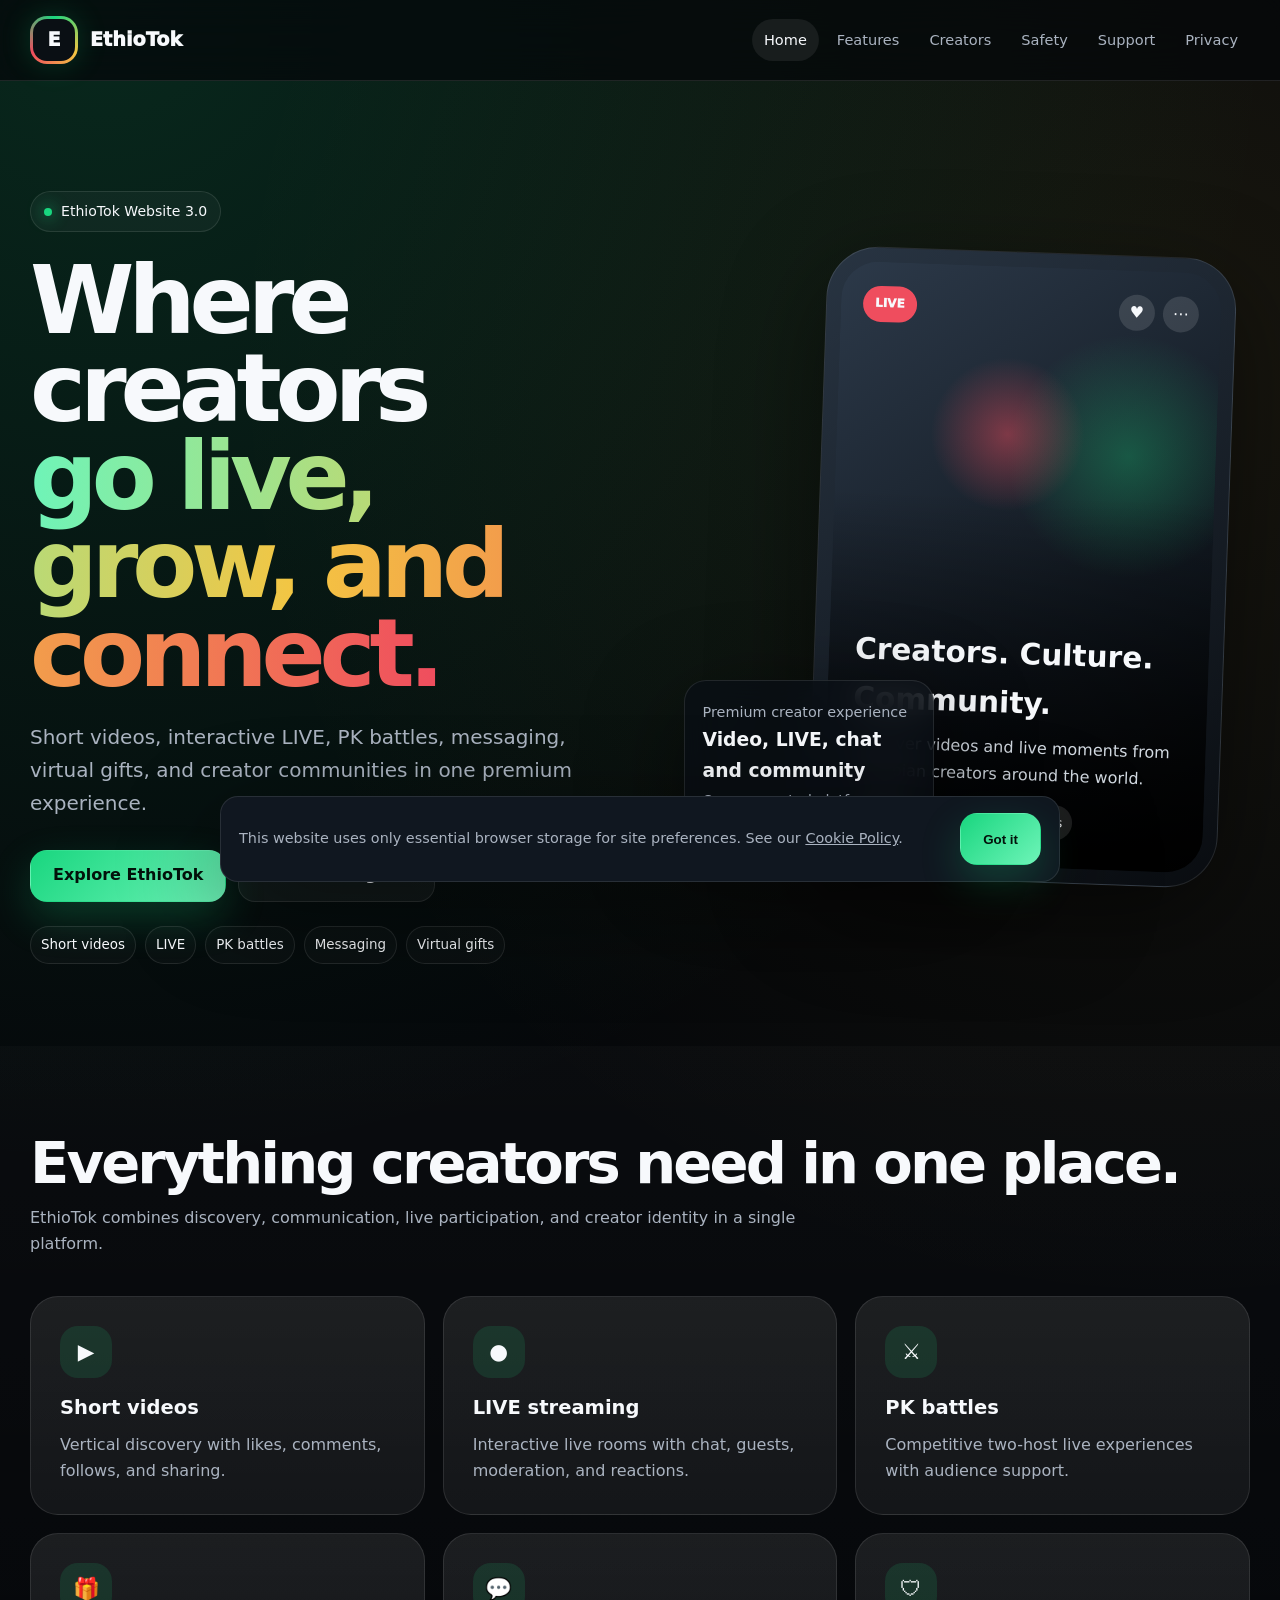
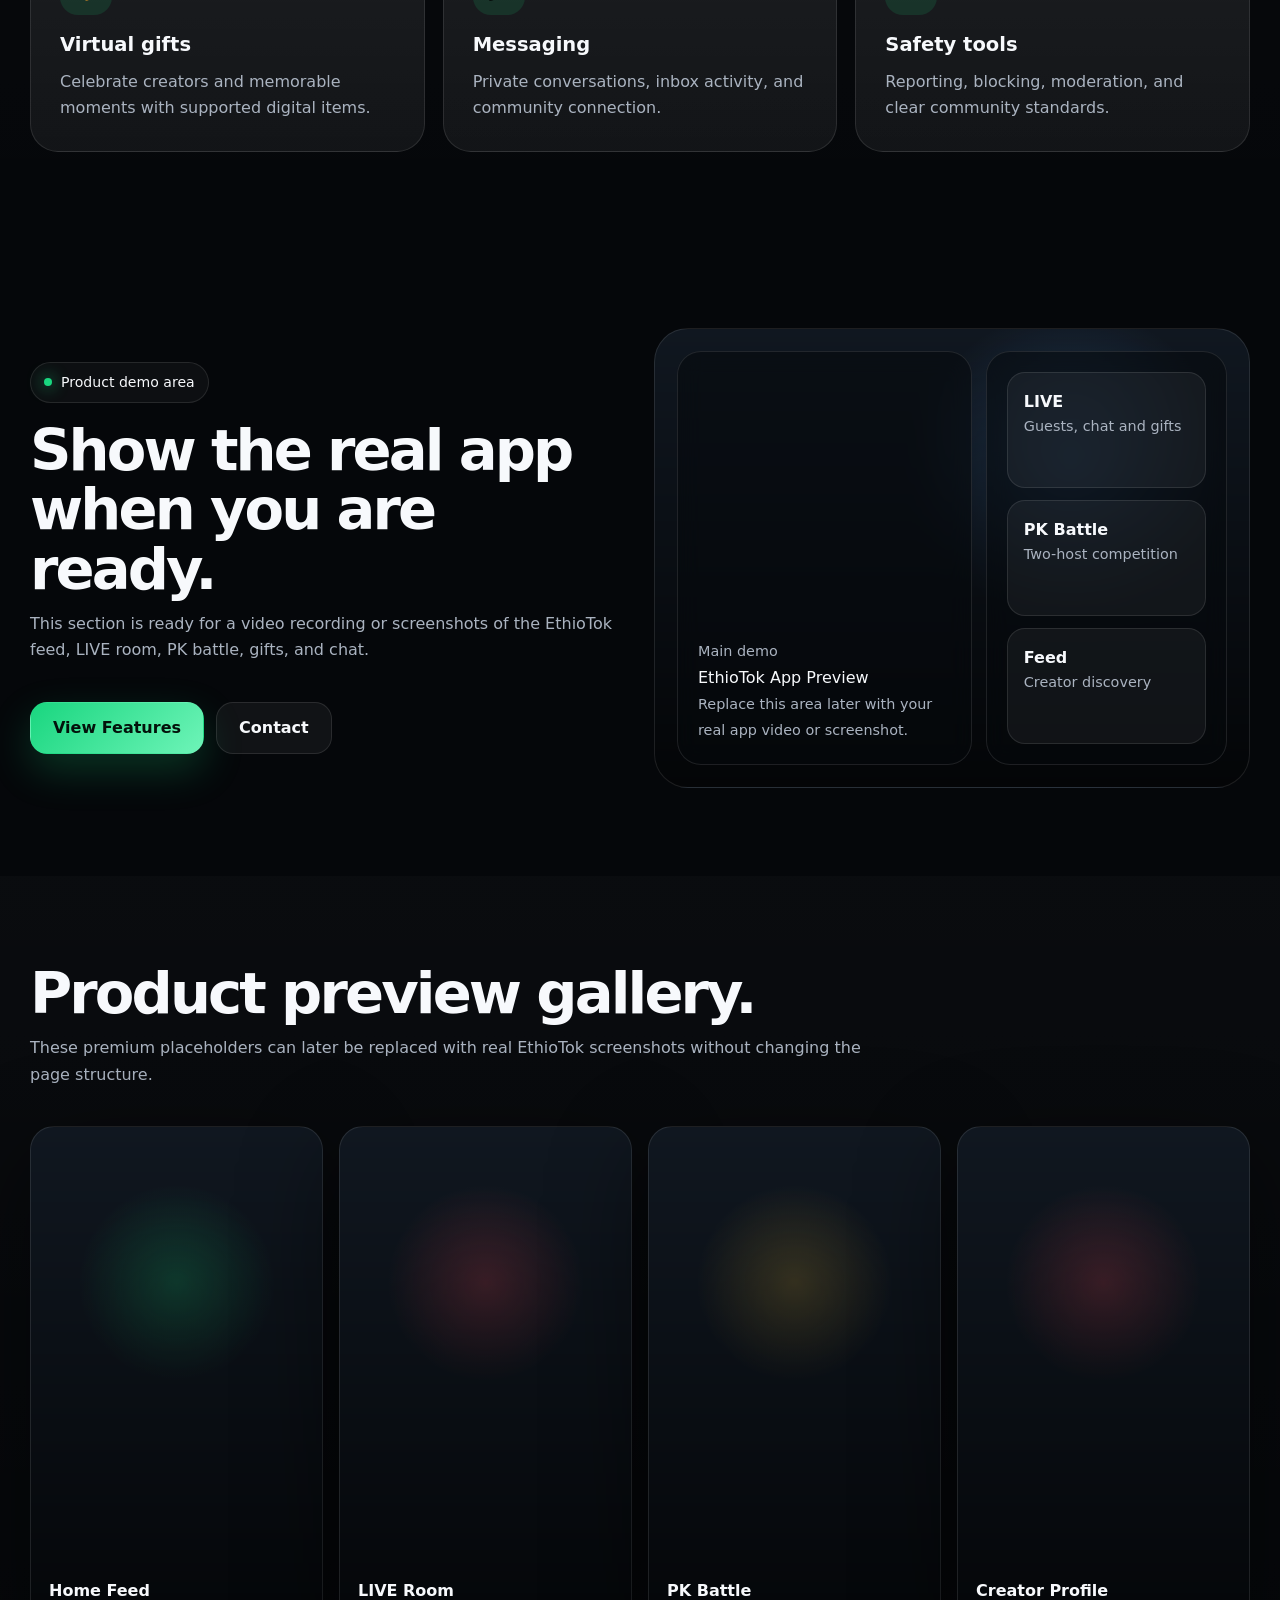
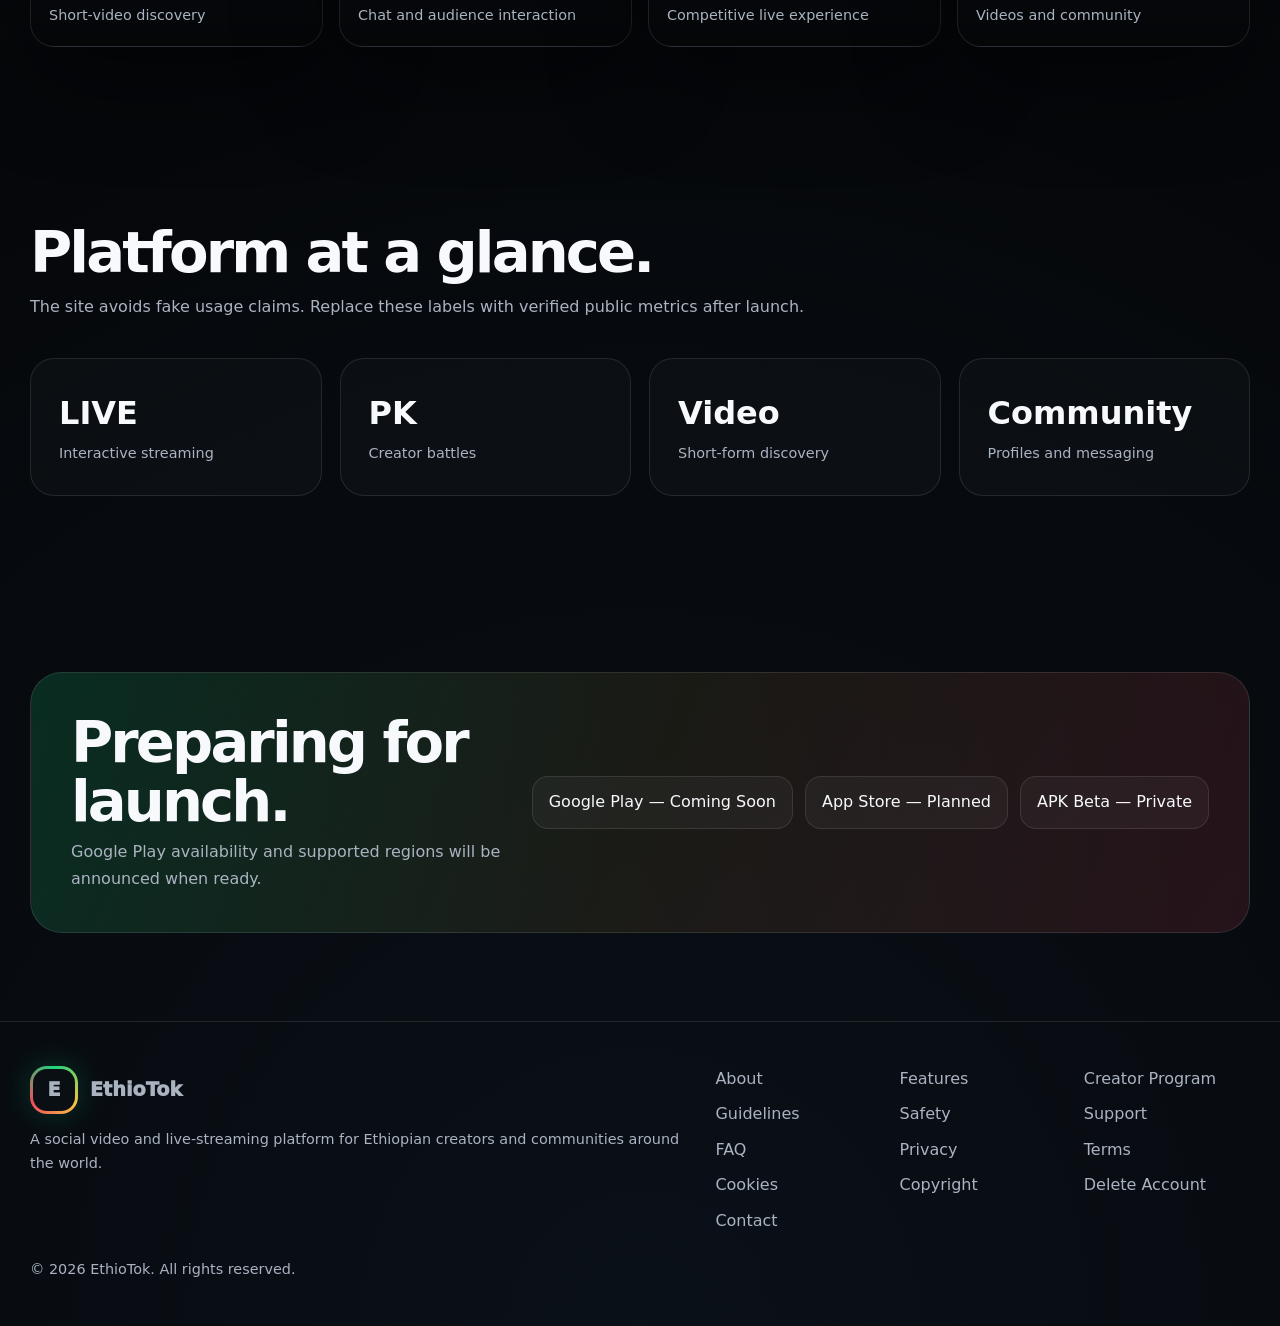
<file: index.html>
<!doctype html><html lang="en"><head><meta charset="utf-8"><meta name="viewport" content="width=device-width,initial-scale=1"><meta name="theme-color" content="#05070a"><meta name="description" content="EthioTok is a modern social video and live-streaming platform for Ethiopian creators."><meta property="og:title" content="Home | EthioTok"><meta property="og:description" content="EthioTok is a modern social video and live-streaming platform for Ethiopian creators."><meta property="og:type" content="website"><link rel="icon" href="data:image/svg+xml,&lt;svg xmlns=&#x27;http://www.w3.org/2000/svg&#x27; viewBox=&#x27;0 0 64 64&#x27;&gt;&lt;rect width=&#x27;64&#x27; height=&#x27;64&#x27; rx=&#x27;16&#x27; fill=&#x27;%230b1015&#x27;/&gt;&lt;path d=&#x27;M14 15h36v8H24v7h20v8H24v7h26v8H14z&#x27; fill=&#x27;%2319d67f&#x27;/&gt;&lt;/svg&gt;"><title>Home | EthioTok</title><style>
:root{
  --bg:#05070a;--bg2:#0a0f15;--panel:rgba(255,255,255,.055);--panel2:rgba(255,255,255,.085);
  --text:#f7f9fc;--muted:#aab3c0;--line:rgba(255,255,255,.10);
  --g:#19d67f;--g2:#6ef4b8;--y:#f4c542;--r:#ef4d5e;--b:#5ea7ff;
  --radius:28px;--shadow:0 30px 100px rgba(0,0,0,.48)
}
*{box-sizing:border-box}html{scroll-behavior:smooth}
body{margin:0;color:var(--text);font-family:Inter,system-ui,-apple-system,"Segoe UI",Arial,sans-serif;line-height:1.65;overflow-x:hidden;
background:
radial-gradient(circle at 8% 0%,rgba(25,214,127,.16),transparent 25%),
radial-gradient(circle at 92% 8%,rgba(244,197,66,.08),transparent 22%),
radial-gradient(circle at 50% 100%,rgba(94,167,255,.06),transparent 30%),var(--bg)}
a{color:inherit}.wrap{width:min(1220px,calc(100% - 34px));margin:auto}
.header{position:sticky;top:0;z-index:50;background:rgba(5,7,10,.74);backdrop-filter:blur(22px);border-bottom:1px solid var(--line)}
.nav{min-height:80px;display:flex;align-items:center;justify-content:space-between;gap:20px}
.brand{display:flex;align-items:center;gap:12px;text-decoration:none;font-weight:950;font-size:1.2rem}
.logo{width:48px;height:48px;padding:3px;border-radius:17px;background:conic-gradient(var(--g),var(--y),var(--r),var(--g));box-shadow:0 0 30px rgba(25,214,127,.2)}
.logo span{width:100%;height:100%;display:grid;place-items:center;border-radius:14px;background:#0a0f14}
.links{display:flex;flex-wrap:wrap;gap:6px}.links a{padding:9px 12px;border-radius:999px;text-decoration:none;color:var(--muted);font-size:.91rem}
.links a:hover,.links a.active{background:rgba(255,255,255,.07);color:var(--text)}
.btn{min-height:52px;padding:0 22px;border-radius:17px;display:inline-flex;align-items:center;justify-content:center;text-decoration:none;font-weight:900;border:1px solid var(--line);transition:.25s ease}
.btn:hover{transform:translateY(-2px)}.primary{color:#03120b;border-color:transparent;background:linear-gradient(135deg,var(--g),var(--g2));box-shadow:0 16px 40px rgba(25,214,127,.22)}
.secondary{background:rgba(255,255,255,.05)}.hero{padding:110px 0 82px;position:relative}
.hero-grid{display:grid;grid-template-columns:1.02fr .98fr;gap:64px;align-items:center}
.kicker{display:inline-flex;align-items:center;gap:9px;padding:8px 13px;border:1px solid var(--line);border-radius:999px;background:rgba(255,255,255,.035);font-size:.88rem}
.dot{width:8px;height:8px;border-radius:50%;background:var(--g);box-shadow:0 0 16px var(--g)}
h1{margin:24px 0;font-size:clamp(3.4rem,7.4vw,7rem);line-height:.93;letter-spacing:-.065em}
.gradient{background:linear-gradient(90deg,var(--g2),var(--y),var(--r));-webkit-background-clip:text;background-clip:text;color:transparent}
.lead{font-size:clamp(1.05rem,2vw,1.25rem);color:var(--muted);max-width:760px}.actions{display:flex;gap:12px;flex-wrap:wrap;margin-top:30px}
.badges{display:flex;gap:9px;flex-wrap:wrap;margin-top:24px}.badge{padding:7px 10px;border:1px solid var(--line);border-radius:999px;background:rgba(255,255,255,.025);font-size:.84rem}
.stage{position:relative;min-height:650px}
.phone{position:absolute;right:4%;top:0;width:min(410px,90%);padding:14px;border-radius:52px;background:linear-gradient(145deg,#283442,#090c10);border:1px solid var(--line);box-shadow:var(--shadow);transform:rotate(2deg);animation:float 5s ease-in-out infinite}
.screen{min-height:600px;border-radius:37px;position:relative;overflow:hidden;background:
linear-gradient(to top,rgba(0,0,0,.96),transparent 62%),
radial-gradient(circle at 45% 28%,rgba(239,77,94,.46),transparent 16%),
radial-gradient(circle at 77% 31%,rgba(25,214,127,.30),transparent 24%),
linear-gradient(145deg,#2c3949,#111820 62%,#040506)}
.screen:after{content:"";position:absolute;inset:0;background:linear-gradient(110deg,transparent 30%,rgba(255,255,255,.06),transparent 60%);transform:translateX(-120%);animation:shine 5s infinite}
.live{position:absolute;top:24px;left:22px;z-index:2;background:var(--r);padding:8px 12px;border-radius:999px;font-size:.75rem;font-weight:950}
.screen-top{position:absolute;top:24px;right:22px;display:flex;gap:8px;z-index:2}.screen-top span{width:36px;height:36px;border-radius:50%;background:rgba(255,255,255,.12);display:grid;place-items:center}
.screen-copy{position:absolute;left:26px;right:26px;bottom:28px;z-index:2}.screen-copy h3{margin:0 0 7px;font-size:1.85rem}.screen-copy p{margin:0;color:#d3dae2}
.chips{display:flex;gap:8px;flex-wrap:wrap;margin-top:16px}.chips span{padding:7px 10px;border-radius:999px;background:rgba(255,255,255,.11);font-size:.8rem}
.float-card{position:absolute;left:0;bottom:70px;width:250px;padding:18px;border-radius:22px;background:rgba(10,15,21,.78);backdrop-filter:blur(18px);border:1px solid var(--line);box-shadow:var(--shadow)}
.float-card strong{display:block;font-size:1.17rem}.small{font-size:.9rem;color:var(--muted)}
.section{padding:88px 0}.section.alt{background:linear-gradient(180deg,rgba(255,255,255,.018),transparent)}
.section h2{margin:0 0 12px;font-size:clamp(2.2rem,4.5vw,4rem);line-height:1.03;letter-spacing:-.05em}
.section-intro{max-width:840px;color:var(--muted);margin:0 0 38px}
.grid{display:grid;grid-template-columns:repeat(3,1fr);gap:18px}.grid.two{grid-template-columns:repeat(2,1fr)}
.card{padding:29px;border-radius:var(--radius);background:linear-gradient(180deg,var(--panel2),var(--panel));border:1px solid var(--line);transition:.25s ease}
.card:hover{transform:translateY(-5px);border-color:rgba(25,214,127,.28)}
.icon{width:52px;height:52px;border-radius:18px;background:rgba(25,214,127,.13);display:grid;place-items:center;font-size:1.35rem}
.card h3{margin:14px 0 8px;font-size:1.22rem}.card p{margin:0;color:var(--muted)}
.demo{display:grid;grid-template-columns:1fr 1fr;gap:28px;align-items:center}
.demo-frame{min-height:460px;border-radius:34px;border:1px solid var(--line);background:
linear-gradient(to top,rgba(0,0,0,.78),transparent),
radial-gradient(circle at 70% 30%,rgba(94,167,255,.25),transparent 30%),#101720;position:relative;overflow:hidden}
.demo-ui{position:absolute;inset:22px;display:grid;grid-template-columns:1.1fr .9fr;gap:14px}
.demo-main,.demo-side{border-radius:24px;border:1px solid var(--line);background:rgba(6,9,13,.56);padding:20px;backdrop-filter:blur(12px)}
.demo-main{display:flex;align-items:flex-end}.demo-side{display:grid;gap:12px}.demo-tile{border-radius:18px;padding:16px;background:rgba(255,255,255,.05);border:1px solid var(--line)}
.stats{display:grid;grid-template-columns:repeat(4,1fr);gap:18px}.stat{padding:28px;border-radius:24px;border:1px solid var(--line);background:rgba(255,255,255,.025)}.stat strong{display:block;font-size:2rem}
.gallery{display:grid;grid-template-columns:repeat(4,1fr);gap:16px}.shot{aspect-ratio:9/16;border-radius:24px;border:1px solid var(--line);background:linear-gradient(to top,rgba(0,0,0,.75),transparent),radial-gradient(circle at 50% 30%,rgba(25,214,127,.25),transparent 25%),#101720;display:flex;align-items:end;padding:18px;box-shadow:var(--shadow)}.shot:nth-child(2n){background:linear-gradient(to top,rgba(0,0,0,.75),transparent),radial-gradient(circle at 50% 30%,rgba(239,77,94,.25),transparent 25%),#101720}
.shot:nth-child(3n){background:linear-gradient(to top,rgba(0,0,0,.75),transparent),radial-gradient(circle at 50% 30%,rgba(244,197,66,.22),transparent 25%),#101720}
.band{display:grid;grid-template-columns:1fr auto;gap:24px;align-items:center;padding:40px;border-radius:32px;background:linear-gradient(110deg,rgba(25,214,127,.17),rgba(244,197,66,.08),rgba(239,77,94,.13));border:1px solid var(--line)}
.store-badges{display:flex;gap:12px;flex-wrap:wrap}.store{padding:12px 16px;border:1px solid var(--line);border-radius:16px;background:rgba(255,255,255,.04)}
.page-hero{padding:80px 0 48px;border-bottom:1px solid var(--line)}.page-hero h1{font-size:clamp(3rem,6vw,5.4rem)}
.layout{display:grid;grid-template-columns:260px 1fr;gap:40px;padding:54px 0 88px}.toc{position:sticky;top:98px;align-self:start;padding:16px;border-radius:19px;background:var(--bg2);border:1px solid var(--line)}
.toc strong{display:block;padding:7px 10px}.toc a{display:block;padding:8px 10px;border-radius:10px;text-decoration:none;color:var(--muted);font-size:.92rem}.toc a:hover{background:rgba(255,255,255,.045);color:var(--text)}
.prose{padding:clamp(26px,5vw,52px);border-radius:28px;background:rgba(255,255,255,.026);border:1px solid var(--line)}.prose h2{font-size:1.62rem;margin-top:2em}.prose p,.prose li{color:#c8ced6}.prose a{color:#75efbd}
.faq{display:grid;gap:12px}.faq details{padding:18px 20px;border:1px solid var(--line);border-radius:17px;background:rgba(255,255,255,.025)}.faq summary{cursor:pointer;font-weight:850}.faq p{color:var(--muted)}
.footer{padding:44px 0;border-top:1px solid var(--line);color:var(--muted)}.footer-grid{display:grid;grid-template-columns:1.1fr .9fr;gap:32px}.footer-links{display:grid;grid-template-columns:repeat(3,1fr);gap:9px 18px}.footer a{text-decoration:none;color:var(--muted)}.footer a:hover{color:var(--text)}
.cookie{position:fixed;left:18px;right:18px;bottom:18px;z-index:60;display:none;max-width:840px;margin:auto;padding:16px 18px;border-radius:18px;background:#101720;border:1px solid var(--line);box-shadow:var(--shadow);align-items:center;justify-content:space-between;gap:16px}.cookie.show{display:flex}.cookie p{margin:0;color:var(--muted);font-size:.9rem}
@keyframes float{50%{transform:rotate(1deg) translateY(-10px)}}@keyframes shine{50%,100%{transform:translateX(120%)}}
@media(max-width:980px){.hero-grid,.demo,.layout,.band,.footer-grid{grid-template-columns:1fr}.grid,.stats{grid-template-columns:1fr 1fr}.gallery{grid-template-columns:repeat(2,1fr)}.stage{min-height:620px}.phone{position:relative;right:auto;margin:auto}.float-card{left:7%;bottom:0}.toc{position:static}}
@media(max-width:760px){.nav{align-items:flex-start;flex-direction:column;padding:15px 0}.grid,.grid.two,.stats{grid-template-columns:1fr}.links a{font-size:.82rem;padding:7px 8px}.footer-links{grid-template-columns:repeat(2,1fr)}}
@media(max-width:560px){.gallery{grid-template-columns:1fr}.hero{padding-top:62px}.float-card{display:none}.cookie{flex-direction:column;align-items:stretch}}
</style></head><body><header class="header"><div class="wrap nav">
<a class="brand" href="index.html"><span class="logo"><span>E</span></span><span>EthioTok</span></a>
<nav class="links"><a href="index.html">Home</a><a href="features.html">Features</a><a href="creator-program.html">Creators</a><a href="safety.html">Safety</a><a href="support.html">Support</a><a href="privacy.html">Privacy</a></nav>
</div></header>
<main>
<section class="hero"><div class="wrap hero-grid">
<div><span class="kicker"><span class="dot"></span>EthioTok Website 3.0</span><h1>Where creators<br><span class="gradient">go live, grow, and connect.</span></h1>
<p class="lead">Short videos, interactive LIVE, PK battles, messaging, virtual gifts, and creator communities in one premium experience.</p>
<div class="actions"><a class="btn primary" href="features.html">Explore EthioTok</a><a class="btn secondary" href="creator-program.html">Creator Program</a></div>
<div class="badges"><span class="badge">Short videos</span><span class="badge">LIVE</span><span class="badge">PK battles</span><span class="badge">Messaging</span><span class="badge">Virtual gifts</span></div></div>
<div class="stage"><div class="phone"><div class="screen"><span class="live">LIVE</span><div class="screen-top"><span>♥</span><span>⋯</span></div><div class="screen-copy"><h3>Creators. Culture. Community.</h3><p>Discover videos and live moments from Ethiopian creators around the world.</p><div class="chips"><span>♥ Likes</span><span>💬 Chat</span><span>🎁 Gifts</span></div></div></div></div><div class="float-card"><span class="small">Premium creator experience</span><strong>Video, LIVE, chat and community</strong><span class="small">One connected platform</span></div></div>
</div></section>

<section class="section alt"><div class="wrap"><h2>Everything creators need in one place.</h2><p class="section-intro">EthioTok combines discovery, communication, live participation, and creator identity in a single platform.</p><div class="grid">
<article class="card"><div class="icon">▶</div><h3>Short videos</h3><p>Vertical discovery with likes, comments, follows, and sharing.</p></article>
<article class="card"><div class="icon">●</div><h3>LIVE streaming</h3><p>Interactive live rooms with chat, guests, moderation, and reactions.</p></article>
<article class="card"><div class="icon">⚔</div><h3>PK battles</h3><p>Competitive two-host live experiences with audience support.</p></article>
<article class="card"><div class="icon">🎁</div><h3>Virtual gifts</h3><p>Celebrate creators and memorable moments with supported digital items.</p></article>
<article class="card"><div class="icon">💬</div><h3>Messaging</h3><p>Private conversations, inbox activity, and community connection.</p></article>
<article class="card"><div class="icon">🛡</div><h3>Safety tools</h3><p>Reporting, blocking, moderation, and clear community standards.</p></article>
</div></div></section>

<section class="section"><div class="wrap demo"><div><span class="kicker"><span class="dot"></span>Product demo area</span><h2 style="margin-top:18px">Show the real app when you are ready.</h2><p class="section-intro">This section is ready for a video recording or screenshots of the EthioTok feed, LIVE room, PK battle, gifts, and chat.</p><div class="actions"><a class="btn primary" href="features.html">View Features</a><a class="btn secondary" href="contact.html">Contact</a></div></div>
<div class="demo-frame"><div class="demo-ui"><div class="demo-main"><div><span class="small">Main demo</span><div class="metric">EthioTok App Preview</div><span class="small">Replace this area later with your real app video or screenshot.</span></div></div><div class="demo-side"><div class="demo-tile"><strong>LIVE</strong><div class="small">Guests, chat and gifts</div></div><div class="demo-tile"><strong>PK Battle</strong><div class="small">Two-host competition</div></div><div class="demo-tile"><strong>Feed</strong><div class="small">Creator discovery</div></div></div></div></div>
</div></section>

<section class="section alt"><div class="wrap"><h2>Product preview gallery.</h2><p class="section-intro">These premium placeholders can later be replaced with real EthioTok screenshots without changing the page structure.</p><div class="gallery">
<div class="shot"><div><strong>Home Feed</strong><div class="small">Short-video discovery</div></div></div>
<div class="shot"><div><strong>LIVE Room</strong><div class="small">Chat and audience interaction</div></div></div>
<div class="shot"><div><strong>PK Battle</strong><div class="small">Competitive live experience</div></div></div>
<div class="shot"><div><strong>Creator Profile</strong><div class="small">Videos and community</div></div></div>
</div></div></section>

<section class="section"><div class="wrap"><h2>Platform at a glance.</h2><p class="section-intro">The site avoids fake usage claims. Replace these labels with verified public metrics after launch.</p><div class="stats">
<div class="stat"><strong>LIVE</strong><span class="small">Interactive streaming</span></div>
<div class="stat"><strong>PK</strong><span class="small">Creator battles</span></div>
<div class="stat"><strong>Video</strong><span class="small">Short-form discovery</span></div>
<div class="stat"><strong>Community</strong><span class="small">Profiles and messaging</span></div>
</div></div></section>

<section class="section"><div class="wrap band"><div><h2 style="margin:0 0 8px">Preparing for launch.</h2><p style="margin:0;color:var(--muted)">Google Play availability and supported regions will be announced when ready.</p></div><div class="store-badges"><span class="store">Google Play — Coming Soon</span><span class="store">App Store — Planned</span><span class="store">APK Beta — Private</span></div></div></section>
</main><footer class="footer"><div class="wrap footer-grid"><div><a class="brand" href="index.html"><span class="logo"><span>E</span></span><span>EthioTok</span></a><p class="small">A social video and live-streaming platform for Ethiopian creators and communities around the world.</p></div><div class="footer-links">
<a href="about.html">About</a><a href="features.html">Features</a><a href="creator-program.html">Creator Program</a><a href="community-guidelines.html">Guidelines</a><a href="safety.html">Safety</a><a href="support.html">Support</a><a href="faq.html">FAQ</a><a href="privacy.html">Privacy</a><a href="terms.html">Terms</a><a href="cookie-policy.html">Cookies</a><a href="copyright.html">Copyright</a><a href="delete-account.html">Delete Account</a><a href="contact.html">Contact</a>
</div></div><div class="wrap small" style="margin-top:24px">© 2026 EthioTok. All rights reserved.</div></footer>
<div class="cookie"><p>This website uses only essential browser storage for site preferences. See our <a href="cookie-policy.html">Cookie Policy</a>.</p><button class="btn primary" data-cookie-close>Got it</button></div><script>
document.addEventListener("DOMContentLoaded",()=>{
 const current=location.pathname.split("/").pop()||"index.html";
 document.querySelectorAll(".links a").forEach(a=>{if(a.getAttribute("href")===current)a.classList.add("active")});
 const banner=document.querySelector(".cookie");
 if(banner&&!localStorage.getItem("ethiotok_cookie_notice"))banner.classList.add("show");
 document.querySelectorAll("[data-cookie-close]").forEach(btn=>btn.addEventListener("click",()=>{localStorage.setItem("ethiotok_cookie_notice","seen");banner?.classList.remove("show")}));
});
</script></body></html>
</file>
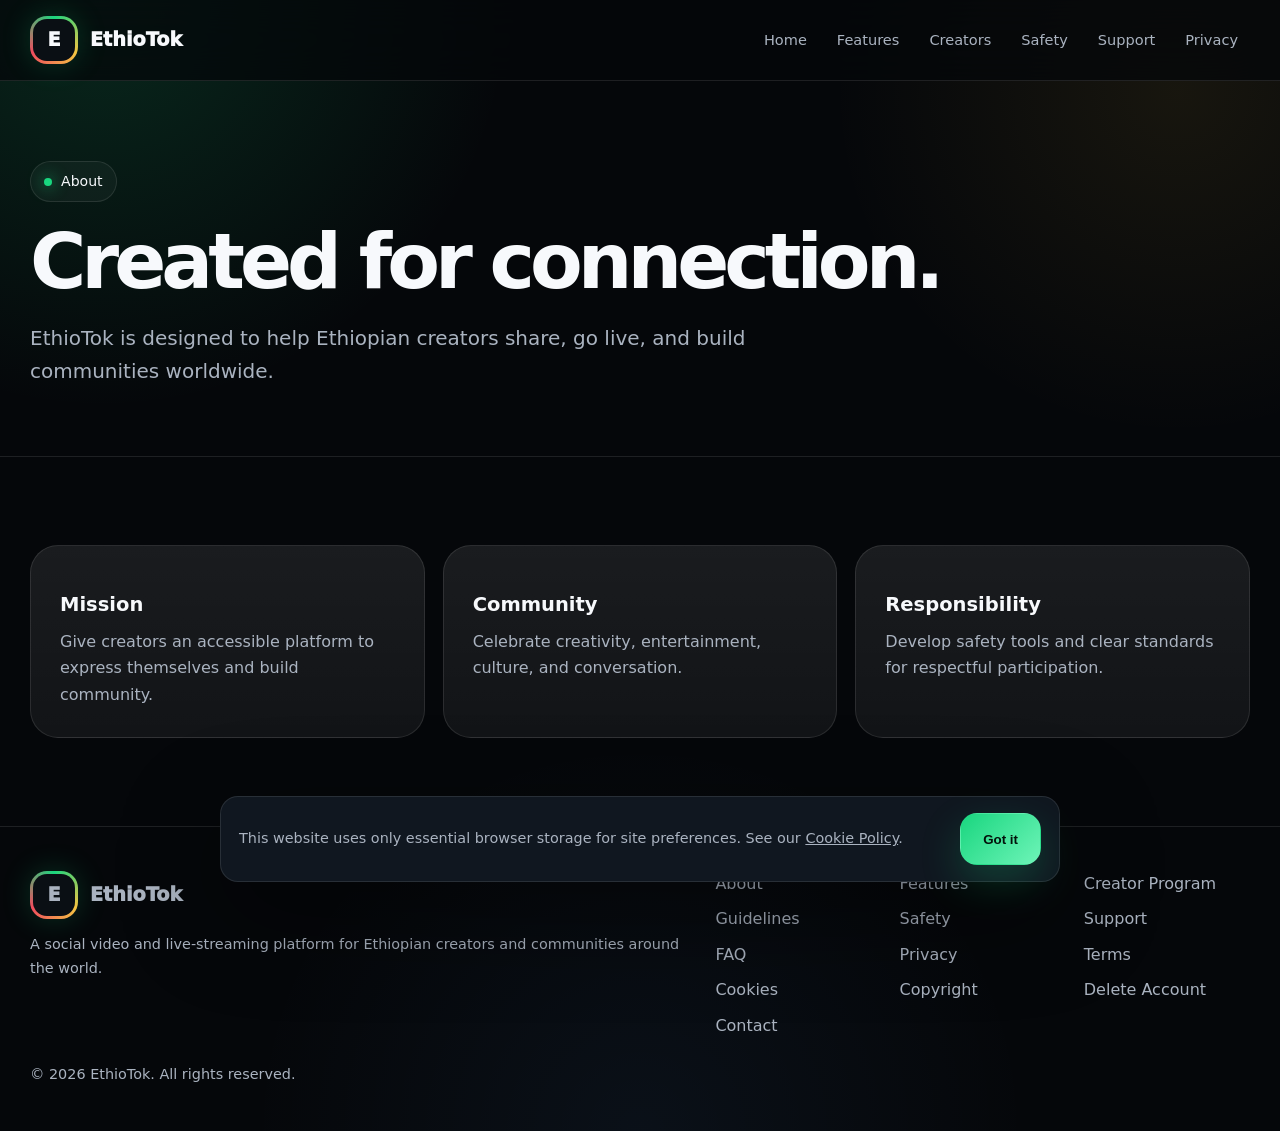
<file: about.html>
<!doctype html><html lang="en"><head><meta charset="utf-8"><meta name="viewport" content="width=device-width,initial-scale=1"><meta name="theme-color" content="#05070a"><meta name="description" content="About EthioTok."><meta property="og:title" content="About | EthioTok"><meta property="og:description" content="About EthioTok."><meta property="og:type" content="website"><link rel="icon" href="data:image/svg+xml,&lt;svg xmlns=&#x27;http://www.w3.org/2000/svg&#x27; viewBox=&#x27;0 0 64 64&#x27;&gt;&lt;rect width=&#x27;64&#x27; height=&#x27;64&#x27; rx=&#x27;16&#x27; fill=&#x27;%230b1015&#x27;/&gt;&lt;path d=&#x27;M14 15h36v8H24v7h20v8H24v7h26v8H14z&#x27; fill=&#x27;%2319d67f&#x27;/&gt;&lt;/svg&gt;"><title>About | EthioTok</title><style>
:root{
  --bg:#05070a;--bg2:#0a0f15;--panel:rgba(255,255,255,.055);--panel2:rgba(255,255,255,.085);
  --text:#f7f9fc;--muted:#aab3c0;--line:rgba(255,255,255,.10);
  --g:#19d67f;--g2:#6ef4b8;--y:#f4c542;--r:#ef4d5e;--b:#5ea7ff;
  --radius:28px;--shadow:0 30px 100px rgba(0,0,0,.48)
}
*{box-sizing:border-box}html{scroll-behavior:smooth}
body{margin:0;color:var(--text);font-family:Inter,system-ui,-apple-system,"Segoe UI",Arial,sans-serif;line-height:1.65;overflow-x:hidden;
background:
radial-gradient(circle at 8% 0%,rgba(25,214,127,.16),transparent 25%),
radial-gradient(circle at 92% 8%,rgba(244,197,66,.08),transparent 22%),
radial-gradient(circle at 50% 100%,rgba(94,167,255,.06),transparent 30%),var(--bg)}
a{color:inherit}.wrap{width:min(1220px,calc(100% - 34px));margin:auto}
.header{position:sticky;top:0;z-index:50;background:rgba(5,7,10,.74);backdrop-filter:blur(22px);border-bottom:1px solid var(--line)}
.nav{min-height:80px;display:flex;align-items:center;justify-content:space-between;gap:20px}
.brand{display:flex;align-items:center;gap:12px;text-decoration:none;font-weight:950;font-size:1.2rem}
.logo{width:48px;height:48px;padding:3px;border-radius:17px;background:conic-gradient(var(--g),var(--y),var(--r),var(--g));box-shadow:0 0 30px rgba(25,214,127,.2)}
.logo span{width:100%;height:100%;display:grid;place-items:center;border-radius:14px;background:#0a0f14}
.links{display:flex;flex-wrap:wrap;gap:6px}.links a{padding:9px 12px;border-radius:999px;text-decoration:none;color:var(--muted);font-size:.91rem}
.links a:hover,.links a.active{background:rgba(255,255,255,.07);color:var(--text)}
.btn{min-height:52px;padding:0 22px;border-radius:17px;display:inline-flex;align-items:center;justify-content:center;text-decoration:none;font-weight:900;border:1px solid var(--line);transition:.25s ease}
.btn:hover{transform:translateY(-2px)}.primary{color:#03120b;border-color:transparent;background:linear-gradient(135deg,var(--g),var(--g2));box-shadow:0 16px 40px rgba(25,214,127,.22)}
.secondary{background:rgba(255,255,255,.05)}.hero{padding:110px 0 82px;position:relative}
.hero-grid{display:grid;grid-template-columns:1.02fr .98fr;gap:64px;align-items:center}
.kicker{display:inline-flex;align-items:center;gap:9px;padding:8px 13px;border:1px solid var(--line);border-radius:999px;background:rgba(255,255,255,.035);font-size:.88rem}
.dot{width:8px;height:8px;border-radius:50%;background:var(--g);box-shadow:0 0 16px var(--g)}
h1{margin:24px 0;font-size:clamp(3.4rem,7.4vw,7rem);line-height:.93;letter-spacing:-.065em}
.gradient{background:linear-gradient(90deg,var(--g2),var(--y),var(--r));-webkit-background-clip:text;background-clip:text;color:transparent}
.lead{font-size:clamp(1.05rem,2vw,1.25rem);color:var(--muted);max-width:760px}.actions{display:flex;gap:12px;flex-wrap:wrap;margin-top:30px}
.badges{display:flex;gap:9px;flex-wrap:wrap;margin-top:24px}.badge{padding:7px 10px;border:1px solid var(--line);border-radius:999px;background:rgba(255,255,255,.025);font-size:.84rem}
.stage{position:relative;min-height:650px}
.phone{position:absolute;right:4%;top:0;width:min(410px,90%);padding:14px;border-radius:52px;background:linear-gradient(145deg,#283442,#090c10);border:1px solid var(--line);box-shadow:var(--shadow);transform:rotate(2deg);animation:float 5s ease-in-out infinite}
.screen{min-height:600px;border-radius:37px;position:relative;overflow:hidden;background:
linear-gradient(to top,rgba(0,0,0,.96),transparent 62%),
radial-gradient(circle at 45% 28%,rgba(239,77,94,.46),transparent 16%),
radial-gradient(circle at 77% 31%,rgba(25,214,127,.30),transparent 24%),
linear-gradient(145deg,#2c3949,#111820 62%,#040506)}
.screen:after{content:"";position:absolute;inset:0;background:linear-gradient(110deg,transparent 30%,rgba(255,255,255,.06),transparent 60%);transform:translateX(-120%);animation:shine 5s infinite}
.live{position:absolute;top:24px;left:22px;z-index:2;background:var(--r);padding:8px 12px;border-radius:999px;font-size:.75rem;font-weight:950}
.screen-top{position:absolute;top:24px;right:22px;display:flex;gap:8px;z-index:2}.screen-top span{width:36px;height:36px;border-radius:50%;background:rgba(255,255,255,.12);display:grid;place-items:center}
.screen-copy{position:absolute;left:26px;right:26px;bottom:28px;z-index:2}.screen-copy h3{margin:0 0 7px;font-size:1.85rem}.screen-copy p{margin:0;color:#d3dae2}
.chips{display:flex;gap:8px;flex-wrap:wrap;margin-top:16px}.chips span{padding:7px 10px;border-radius:999px;background:rgba(255,255,255,.11);font-size:.8rem}
.float-card{position:absolute;left:0;bottom:70px;width:250px;padding:18px;border-radius:22px;background:rgba(10,15,21,.78);backdrop-filter:blur(18px);border:1px solid var(--line);box-shadow:var(--shadow)}
.float-card strong{display:block;font-size:1.17rem}.small{font-size:.9rem;color:var(--muted)}
.section{padding:88px 0}.section.alt{background:linear-gradient(180deg,rgba(255,255,255,.018),transparent)}
.section h2{margin:0 0 12px;font-size:clamp(2.2rem,4.5vw,4rem);line-height:1.03;letter-spacing:-.05em}
.section-intro{max-width:840px;color:var(--muted);margin:0 0 38px}
.grid{display:grid;grid-template-columns:repeat(3,1fr);gap:18px}.grid.two{grid-template-columns:repeat(2,1fr)}
.card{padding:29px;border-radius:var(--radius);background:linear-gradient(180deg,var(--panel2),var(--panel));border:1px solid var(--line);transition:.25s ease}
.card:hover{transform:translateY(-5px);border-color:rgba(25,214,127,.28)}
.icon{width:52px;height:52px;border-radius:18px;background:rgba(25,214,127,.13);display:grid;place-items:center;font-size:1.35rem}
.card h3{margin:14px 0 8px;font-size:1.22rem}.card p{margin:0;color:var(--muted)}
.demo{display:grid;grid-template-columns:1fr 1fr;gap:28px;align-items:center}
.demo-frame{min-height:460px;border-radius:34px;border:1px solid var(--line);background:
linear-gradient(to top,rgba(0,0,0,.78),transparent),
radial-gradient(circle at 70% 30%,rgba(94,167,255,.25),transparent 30%),#101720;position:relative;overflow:hidden}
.demo-ui{position:absolute;inset:22px;display:grid;grid-template-columns:1.1fr .9fr;gap:14px}
.demo-main,.demo-side{border-radius:24px;border:1px solid var(--line);background:rgba(6,9,13,.56);padding:20px;backdrop-filter:blur(12px)}
.demo-main{display:flex;align-items:flex-end}.demo-side{display:grid;gap:12px}.demo-tile{border-radius:18px;padding:16px;background:rgba(255,255,255,.05);border:1px solid var(--line)}
.stats{display:grid;grid-template-columns:repeat(4,1fr);gap:18px}.stat{padding:28px;border-radius:24px;border:1px solid var(--line);background:rgba(255,255,255,.025)}.stat strong{display:block;font-size:2rem}
.gallery{display:grid;grid-template-columns:repeat(4,1fr);gap:16px}.shot{aspect-ratio:9/16;border-radius:24px;border:1px solid var(--line);background:linear-gradient(to top,rgba(0,0,0,.75),transparent),radial-gradient(circle at 50% 30%,rgba(25,214,127,.25),transparent 25%),#101720;display:flex;align-items:end;padding:18px;box-shadow:var(--shadow)}.shot:nth-child(2n){background:linear-gradient(to top,rgba(0,0,0,.75),transparent),radial-gradient(circle at 50% 30%,rgba(239,77,94,.25),transparent 25%),#101720}
.shot:nth-child(3n){background:linear-gradient(to top,rgba(0,0,0,.75),transparent),radial-gradient(circle at 50% 30%,rgba(244,197,66,.22),transparent 25%),#101720}
.band{display:grid;grid-template-columns:1fr auto;gap:24px;align-items:center;padding:40px;border-radius:32px;background:linear-gradient(110deg,rgba(25,214,127,.17),rgba(244,197,66,.08),rgba(239,77,94,.13));border:1px solid var(--line)}
.store-badges{display:flex;gap:12px;flex-wrap:wrap}.store{padding:12px 16px;border:1px solid var(--line);border-radius:16px;background:rgba(255,255,255,.04)}
.page-hero{padding:80px 0 48px;border-bottom:1px solid var(--line)}.page-hero h1{font-size:clamp(3rem,6vw,5.4rem)}
.layout{display:grid;grid-template-columns:260px 1fr;gap:40px;padding:54px 0 88px}.toc{position:sticky;top:98px;align-self:start;padding:16px;border-radius:19px;background:var(--bg2);border:1px solid var(--line)}
.toc strong{display:block;padding:7px 10px}.toc a{display:block;padding:8px 10px;border-radius:10px;text-decoration:none;color:var(--muted);font-size:.92rem}.toc a:hover{background:rgba(255,255,255,.045);color:var(--text)}
.prose{padding:clamp(26px,5vw,52px);border-radius:28px;background:rgba(255,255,255,.026);border:1px solid var(--line)}.prose h2{font-size:1.62rem;margin-top:2em}.prose p,.prose li{color:#c8ced6}.prose a{color:#75efbd}
.faq{display:grid;gap:12px}.faq details{padding:18px 20px;border:1px solid var(--line);border-radius:17px;background:rgba(255,255,255,.025)}.faq summary{cursor:pointer;font-weight:850}.faq p{color:var(--muted)}
.footer{padding:44px 0;border-top:1px solid var(--line);color:var(--muted)}.footer-grid{display:grid;grid-template-columns:1.1fr .9fr;gap:32px}.footer-links{display:grid;grid-template-columns:repeat(3,1fr);gap:9px 18px}.footer a{text-decoration:none;color:var(--muted)}.footer a:hover{color:var(--text)}
.cookie{position:fixed;left:18px;right:18px;bottom:18px;z-index:60;display:none;max-width:840px;margin:auto;padding:16px 18px;border-radius:18px;background:#101720;border:1px solid var(--line);box-shadow:var(--shadow);align-items:center;justify-content:space-between;gap:16px}.cookie.show{display:flex}.cookie p{margin:0;color:var(--muted);font-size:.9rem}
@keyframes float{50%{transform:rotate(1deg) translateY(-10px)}}@keyframes shine{50%,100%{transform:translateX(120%)}}
@media(max-width:980px){.hero-grid,.demo,.layout,.band,.footer-grid{grid-template-columns:1fr}.grid,.stats{grid-template-columns:1fr 1fr}.gallery{grid-template-columns:repeat(2,1fr)}.stage{min-height:620px}.phone{position:relative;right:auto;margin:auto}.float-card{left:7%;bottom:0}.toc{position:static}}
@media(max-width:760px){.nav{align-items:flex-start;flex-direction:column;padding:15px 0}.grid,.grid.two,.stats{grid-template-columns:1fr}.links a{font-size:.82rem;padding:7px 8px}.footer-links{grid-template-columns:repeat(2,1fr)}}
@media(max-width:560px){.gallery{grid-template-columns:1fr}.hero{padding-top:62px}.float-card{display:none}.cookie{flex-direction:column;align-items:stretch}}
</style></head><body><header class="header"><div class="wrap nav">
<a class="brand" href="index.html"><span class="logo"><span>E</span></span><span>EthioTok</span></a>
<nav class="links"><a href="index.html">Home</a><a href="features.html">Features</a><a href="creator-program.html">Creators</a><a href="safety.html">Safety</a><a href="support.html">Support</a><a href="privacy.html">Privacy</a></nav>
</div></header>
<main><section class="page-hero"><div class="wrap"><span class="kicker"><span class="dot"></span>About</span><h1>Created for connection.</h1><p class="lead">EthioTok is designed to help Ethiopian creators share, go live, and build communities worldwide.</p></div></section><section class="section"><div class="wrap grid">
<article class="card"><h3>Mission</h3><p>Give creators an accessible platform to express themselves and build community.</p></article>
<article class="card"><h3>Community</h3><p>Celebrate creativity, entertainment, culture, and conversation.</p></article>
<article class="card"><h3>Responsibility</h3><p>Develop safety tools and clear standards for respectful participation.</p></article>
</div></section></main><footer class="footer"><div class="wrap footer-grid"><div><a class="brand" href="index.html"><span class="logo"><span>E</span></span><span>EthioTok</span></a><p class="small">A social video and live-streaming platform for Ethiopian creators and communities around the world.</p></div><div class="footer-links">
<a href="about.html">About</a><a href="features.html">Features</a><a href="creator-program.html">Creator Program</a><a href="community-guidelines.html">Guidelines</a><a href="safety.html">Safety</a><a href="support.html">Support</a><a href="faq.html">FAQ</a><a href="privacy.html">Privacy</a><a href="terms.html">Terms</a><a href="cookie-policy.html">Cookies</a><a href="copyright.html">Copyright</a><a href="delete-account.html">Delete Account</a><a href="contact.html">Contact</a>
</div></div><div class="wrap small" style="margin-top:24px">© 2026 EthioTok. All rights reserved.</div></footer>
<div class="cookie"><p>This website uses only essential browser storage for site preferences. See our <a href="cookie-policy.html">Cookie Policy</a>.</p><button class="btn primary" data-cookie-close>Got it</button></div><script>
document.addEventListener("DOMContentLoaded",()=>{
 const current=location.pathname.split("/").pop()||"index.html";
 document.querySelectorAll(".links a").forEach(a=>{if(a.getAttribute("href")===current)a.classList.add("active")});
 const banner=document.querySelector(".cookie");
 if(banner&&!localStorage.getItem("ethiotok_cookie_notice"))banner.classList.add("show");
 document.querySelectorAll("[data-cookie-close]").forEach(btn=>btn.addEventListener("click",()=>{localStorage.setItem("ethiotok_cookie_notice","seen");banner?.classList.remove("show")}));
});
</script></body></html>
</file>
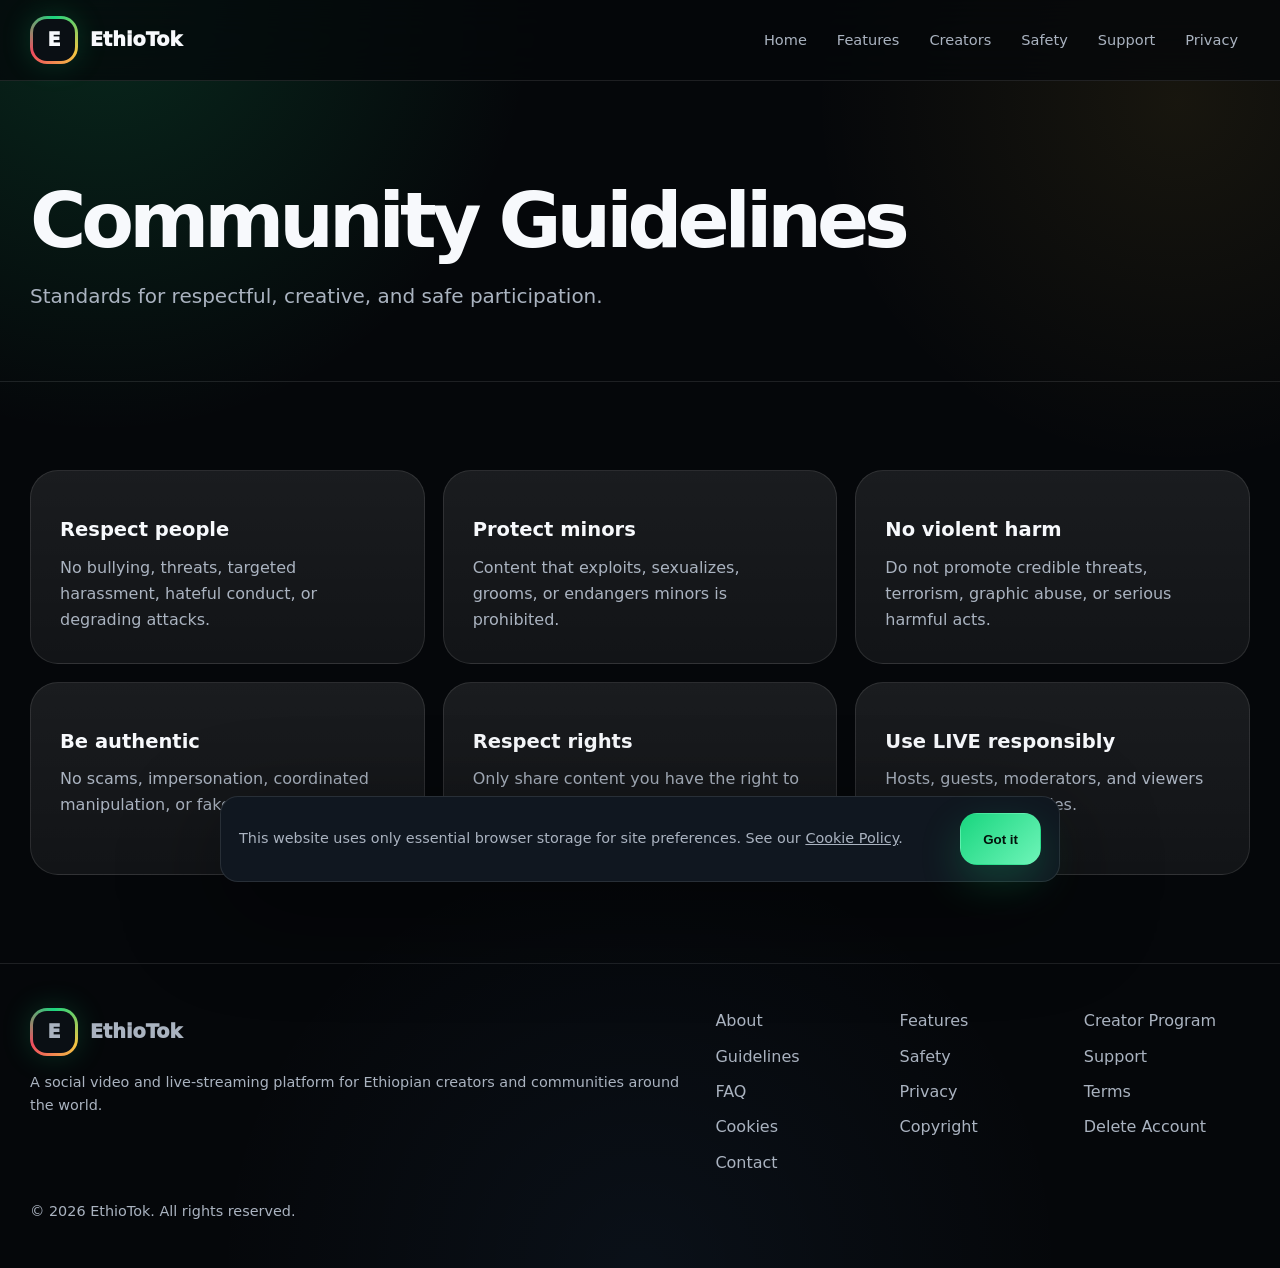
<file: community-guidelines.html>
<!doctype html><html lang="en"><head><meta charset="utf-8"><meta name="viewport" content="width=device-width,initial-scale=1"><meta name="theme-color" content="#05070a"><meta name="description" content="EthioTok Community Guidelines."><meta property="og:title" content="Community Guidelines | EthioTok"><meta property="og:description" content="EthioTok Community Guidelines."><meta property="og:type" content="website"><link rel="icon" href="data:image/svg+xml,&lt;svg xmlns=&#x27;http://www.w3.org/2000/svg&#x27; viewBox=&#x27;0 0 64 64&#x27;&gt;&lt;rect width=&#x27;64&#x27; height=&#x27;64&#x27; rx=&#x27;16&#x27; fill=&#x27;%230b1015&#x27;/&gt;&lt;path d=&#x27;M14 15h36v8H24v7h20v8H24v7h26v8H14z&#x27; fill=&#x27;%2319d67f&#x27;/&gt;&lt;/svg&gt;"><title>Community Guidelines | EthioTok</title><style>
:root{
  --bg:#05070a;--bg2:#0a0f15;--panel:rgba(255,255,255,.055);--panel2:rgba(255,255,255,.085);
  --text:#f7f9fc;--muted:#aab3c0;--line:rgba(255,255,255,.10);
  --g:#19d67f;--g2:#6ef4b8;--y:#f4c542;--r:#ef4d5e;--b:#5ea7ff;
  --radius:28px;--shadow:0 30px 100px rgba(0,0,0,.48)
}
*{box-sizing:border-box}html{scroll-behavior:smooth}
body{margin:0;color:var(--text);font-family:Inter,system-ui,-apple-system,"Segoe UI",Arial,sans-serif;line-height:1.65;overflow-x:hidden;
background:
radial-gradient(circle at 8% 0%,rgba(25,214,127,.16),transparent 25%),
radial-gradient(circle at 92% 8%,rgba(244,197,66,.08),transparent 22%),
radial-gradient(circle at 50% 100%,rgba(94,167,255,.06),transparent 30%),var(--bg)}
a{color:inherit}.wrap{width:min(1220px,calc(100% - 34px));margin:auto}
.header{position:sticky;top:0;z-index:50;background:rgba(5,7,10,.74);backdrop-filter:blur(22px);border-bottom:1px solid var(--line)}
.nav{min-height:80px;display:flex;align-items:center;justify-content:space-between;gap:20px}
.brand{display:flex;align-items:center;gap:12px;text-decoration:none;font-weight:950;font-size:1.2rem}
.logo{width:48px;height:48px;padding:3px;border-radius:17px;background:conic-gradient(var(--g),var(--y),var(--r),var(--g));box-shadow:0 0 30px rgba(25,214,127,.2)}
.logo span{width:100%;height:100%;display:grid;place-items:center;border-radius:14px;background:#0a0f14}
.links{display:flex;flex-wrap:wrap;gap:6px}.links a{padding:9px 12px;border-radius:999px;text-decoration:none;color:var(--muted);font-size:.91rem}
.links a:hover,.links a.active{background:rgba(255,255,255,.07);color:var(--text)}
.btn{min-height:52px;padding:0 22px;border-radius:17px;display:inline-flex;align-items:center;justify-content:center;text-decoration:none;font-weight:900;border:1px solid var(--line);transition:.25s ease}
.btn:hover{transform:translateY(-2px)}.primary{color:#03120b;border-color:transparent;background:linear-gradient(135deg,var(--g),var(--g2));box-shadow:0 16px 40px rgba(25,214,127,.22)}
.secondary{background:rgba(255,255,255,.05)}.hero{padding:110px 0 82px;position:relative}
.hero-grid{display:grid;grid-template-columns:1.02fr .98fr;gap:64px;align-items:center}
.kicker{display:inline-flex;align-items:center;gap:9px;padding:8px 13px;border:1px solid var(--line);border-radius:999px;background:rgba(255,255,255,.035);font-size:.88rem}
.dot{width:8px;height:8px;border-radius:50%;background:var(--g);box-shadow:0 0 16px var(--g)}
h1{margin:24px 0;font-size:clamp(3.4rem,7.4vw,7rem);line-height:.93;letter-spacing:-.065em}
.gradient{background:linear-gradient(90deg,var(--g2),var(--y),var(--r));-webkit-background-clip:text;background-clip:text;color:transparent}
.lead{font-size:clamp(1.05rem,2vw,1.25rem);color:var(--muted);max-width:760px}.actions{display:flex;gap:12px;flex-wrap:wrap;margin-top:30px}
.badges{display:flex;gap:9px;flex-wrap:wrap;margin-top:24px}.badge{padding:7px 10px;border:1px solid var(--line);border-radius:999px;background:rgba(255,255,255,.025);font-size:.84rem}
.stage{position:relative;min-height:650px}
.phone{position:absolute;right:4%;top:0;width:min(410px,90%);padding:14px;border-radius:52px;background:linear-gradient(145deg,#283442,#090c10);border:1px solid var(--line);box-shadow:var(--shadow);transform:rotate(2deg);animation:float 5s ease-in-out infinite}
.screen{min-height:600px;border-radius:37px;position:relative;overflow:hidden;background:
linear-gradient(to top,rgba(0,0,0,.96),transparent 62%),
radial-gradient(circle at 45% 28%,rgba(239,77,94,.46),transparent 16%),
radial-gradient(circle at 77% 31%,rgba(25,214,127,.30),transparent 24%),
linear-gradient(145deg,#2c3949,#111820 62%,#040506)}
.screen:after{content:"";position:absolute;inset:0;background:linear-gradient(110deg,transparent 30%,rgba(255,255,255,.06),transparent 60%);transform:translateX(-120%);animation:shine 5s infinite}
.live{position:absolute;top:24px;left:22px;z-index:2;background:var(--r);padding:8px 12px;border-radius:999px;font-size:.75rem;font-weight:950}
.screen-top{position:absolute;top:24px;right:22px;display:flex;gap:8px;z-index:2}.screen-top span{width:36px;height:36px;border-radius:50%;background:rgba(255,255,255,.12);display:grid;place-items:center}
.screen-copy{position:absolute;left:26px;right:26px;bottom:28px;z-index:2}.screen-copy h3{margin:0 0 7px;font-size:1.85rem}.screen-copy p{margin:0;color:#d3dae2}
.chips{display:flex;gap:8px;flex-wrap:wrap;margin-top:16px}.chips span{padding:7px 10px;border-radius:999px;background:rgba(255,255,255,.11);font-size:.8rem}
.float-card{position:absolute;left:0;bottom:70px;width:250px;padding:18px;border-radius:22px;background:rgba(10,15,21,.78);backdrop-filter:blur(18px);border:1px solid var(--line);box-shadow:var(--shadow)}
.float-card strong{display:block;font-size:1.17rem}.small{font-size:.9rem;color:var(--muted)}
.section{padding:88px 0}.section.alt{background:linear-gradient(180deg,rgba(255,255,255,.018),transparent)}
.section h2{margin:0 0 12px;font-size:clamp(2.2rem,4.5vw,4rem);line-height:1.03;letter-spacing:-.05em}
.section-intro{max-width:840px;color:var(--muted);margin:0 0 38px}
.grid{display:grid;grid-template-columns:repeat(3,1fr);gap:18px}.grid.two{grid-template-columns:repeat(2,1fr)}
.card{padding:29px;border-radius:var(--radius);background:linear-gradient(180deg,var(--panel2),var(--panel));border:1px solid var(--line);transition:.25s ease}
.card:hover{transform:translateY(-5px);border-color:rgba(25,214,127,.28)}
.icon{width:52px;height:52px;border-radius:18px;background:rgba(25,214,127,.13);display:grid;place-items:center;font-size:1.35rem}
.card h3{margin:14px 0 8px;font-size:1.22rem}.card p{margin:0;color:var(--muted)}
.demo{display:grid;grid-template-columns:1fr 1fr;gap:28px;align-items:center}
.demo-frame{min-height:460px;border-radius:34px;border:1px solid var(--line);background:
linear-gradient(to top,rgba(0,0,0,.78),transparent),
radial-gradient(circle at 70% 30%,rgba(94,167,255,.25),transparent 30%),#101720;position:relative;overflow:hidden}
.demo-ui{position:absolute;inset:22px;display:grid;grid-template-columns:1.1fr .9fr;gap:14px}
.demo-main,.demo-side{border-radius:24px;border:1px solid var(--line);background:rgba(6,9,13,.56);padding:20px;backdrop-filter:blur(12px)}
.demo-main{display:flex;align-items:flex-end}.demo-side{display:grid;gap:12px}.demo-tile{border-radius:18px;padding:16px;background:rgba(255,255,255,.05);border:1px solid var(--line)}
.stats{display:grid;grid-template-columns:repeat(4,1fr);gap:18px}.stat{padding:28px;border-radius:24px;border:1px solid var(--line);background:rgba(255,255,255,.025)}.stat strong{display:block;font-size:2rem}
.gallery{display:grid;grid-template-columns:repeat(4,1fr);gap:16px}.shot{aspect-ratio:9/16;border-radius:24px;border:1px solid var(--line);background:linear-gradient(to top,rgba(0,0,0,.75),transparent),radial-gradient(circle at 50% 30%,rgba(25,214,127,.25),transparent 25%),#101720;display:flex;align-items:end;padding:18px;box-shadow:var(--shadow)}.shot:nth-child(2n){background:linear-gradient(to top,rgba(0,0,0,.75),transparent),radial-gradient(circle at 50% 30%,rgba(239,77,94,.25),transparent 25%),#101720}
.shot:nth-child(3n){background:linear-gradient(to top,rgba(0,0,0,.75),transparent),radial-gradient(circle at 50% 30%,rgba(244,197,66,.22),transparent 25%),#101720}
.band{display:grid;grid-template-columns:1fr auto;gap:24px;align-items:center;padding:40px;border-radius:32px;background:linear-gradient(110deg,rgba(25,214,127,.17),rgba(244,197,66,.08),rgba(239,77,94,.13));border:1px solid var(--line)}
.store-badges{display:flex;gap:12px;flex-wrap:wrap}.store{padding:12px 16px;border:1px solid var(--line);border-radius:16px;background:rgba(255,255,255,.04)}
.page-hero{padding:80px 0 48px;border-bottom:1px solid var(--line)}.page-hero h1{font-size:clamp(3rem,6vw,5.4rem)}
.layout{display:grid;grid-template-columns:260px 1fr;gap:40px;padding:54px 0 88px}.toc{position:sticky;top:98px;align-self:start;padding:16px;border-radius:19px;background:var(--bg2);border:1px solid var(--line)}
.toc strong{display:block;padding:7px 10px}.toc a{display:block;padding:8px 10px;border-radius:10px;text-decoration:none;color:var(--muted);font-size:.92rem}.toc a:hover{background:rgba(255,255,255,.045);color:var(--text)}
.prose{padding:clamp(26px,5vw,52px);border-radius:28px;background:rgba(255,255,255,.026);border:1px solid var(--line)}.prose h2{font-size:1.62rem;margin-top:2em}.prose p,.prose li{color:#c8ced6}.prose a{color:#75efbd}
.faq{display:grid;gap:12px}.faq details{padding:18px 20px;border:1px solid var(--line);border-radius:17px;background:rgba(255,255,255,.025)}.faq summary{cursor:pointer;font-weight:850}.faq p{color:var(--muted)}
.footer{padding:44px 0;border-top:1px solid var(--line);color:var(--muted)}.footer-grid{display:grid;grid-template-columns:1.1fr .9fr;gap:32px}.footer-links{display:grid;grid-template-columns:repeat(3,1fr);gap:9px 18px}.footer a{text-decoration:none;color:var(--muted)}.footer a:hover{color:var(--text)}
.cookie{position:fixed;left:18px;right:18px;bottom:18px;z-index:60;display:none;max-width:840px;margin:auto;padding:16px 18px;border-radius:18px;background:#101720;border:1px solid var(--line);box-shadow:var(--shadow);align-items:center;justify-content:space-between;gap:16px}.cookie.show{display:flex}.cookie p{margin:0;color:var(--muted);font-size:.9rem}
@keyframes float{50%{transform:rotate(1deg) translateY(-10px)}}@keyframes shine{50%,100%{transform:translateX(120%)}}
@media(max-width:980px){.hero-grid,.demo,.layout,.band,.footer-grid{grid-template-columns:1fr}.grid,.stats{grid-template-columns:1fr 1fr}.gallery{grid-template-columns:repeat(2,1fr)}.stage{min-height:620px}.phone{position:relative;right:auto;margin:auto}.float-card{left:7%;bottom:0}.toc{position:static}}
@media(max-width:760px){.nav{align-items:flex-start;flex-direction:column;padding:15px 0}.grid,.grid.two,.stats{grid-template-columns:1fr}.links a{font-size:.82rem;padding:7px 8px}.footer-links{grid-template-columns:repeat(2,1fr)}}
@media(max-width:560px){.gallery{grid-template-columns:1fr}.hero{padding-top:62px}.float-card{display:none}.cookie{flex-direction:column;align-items:stretch}}
</style></head><body><header class="header"><div class="wrap nav">
<a class="brand" href="index.html"><span class="logo"><span>E</span></span><span>EthioTok</span></a>
<nav class="links"><a href="index.html">Home</a><a href="features.html">Features</a><a href="creator-program.html">Creators</a><a href="safety.html">Safety</a><a href="support.html">Support</a><a href="privacy.html">Privacy</a></nav>
</div></header>
<main><section class="page-hero"><div class="wrap"><h1>Community Guidelines</h1><p class="lead">Standards for respectful, creative, and safe participation.</p></div></section><section class="section"><div class="wrap grid">
<article class="card"><h3>Respect people</h3><p>No bullying, threats, targeted harassment, hateful conduct, or degrading attacks.</p></article>
<article class="card"><h3>Protect minors</h3><p>Content that exploits, sexualizes, grooms, or endangers minors is prohibited.</p></article>
<article class="card"><h3>No violent harm</h3><p>Do not promote credible threats, terrorism, graphic abuse, or serious harmful acts.</p></article>
<article class="card"><h3>Be authentic</h3><p>No scams, impersonation, coordinated manipulation, or fake engagement.</p></article>
<article class="card"><h3>Respect rights</h3><p>Only share content you have the right to use. Respect privacy and intellectual property.</p></article>
<article class="card"><h3>Use LIVE responsibly</h3><p>Hosts, guests, moderators, and viewers must follow these rules.</p></article>
</div></section></main><footer class="footer"><div class="wrap footer-grid"><div><a class="brand" href="index.html"><span class="logo"><span>E</span></span><span>EthioTok</span></a><p class="small">A social video and live-streaming platform for Ethiopian creators and communities around the world.</p></div><div class="footer-links">
<a href="about.html">About</a><a href="features.html">Features</a><a href="creator-program.html">Creator Program</a><a href="community-guidelines.html">Guidelines</a><a href="safety.html">Safety</a><a href="support.html">Support</a><a href="faq.html">FAQ</a><a href="privacy.html">Privacy</a><a href="terms.html">Terms</a><a href="cookie-policy.html">Cookies</a><a href="copyright.html">Copyright</a><a href="delete-account.html">Delete Account</a><a href="contact.html">Contact</a>
</div></div><div class="wrap small" style="margin-top:24px">© 2026 EthioTok. All rights reserved.</div></footer>
<div class="cookie"><p>This website uses only essential browser storage for site preferences. See our <a href="cookie-policy.html">Cookie Policy</a>.</p><button class="btn primary" data-cookie-close>Got it</button></div><script>
document.addEventListener("DOMContentLoaded",()=>{
 const current=location.pathname.split("/").pop()||"index.html";
 document.querySelectorAll(".links a").forEach(a=>{if(a.getAttribute("href")===current)a.classList.add("active")});
 const banner=document.querySelector(".cookie");
 if(banner&&!localStorage.getItem("ethiotok_cookie_notice"))banner.classList.add("show");
 document.querySelectorAll("[data-cookie-close]").forEach(btn=>btn.addEventListener("click",()=>{localStorage.setItem("ethiotok_cookie_notice","seen");banner?.classList.remove("show")}));
});
</script></body></html>
</file>
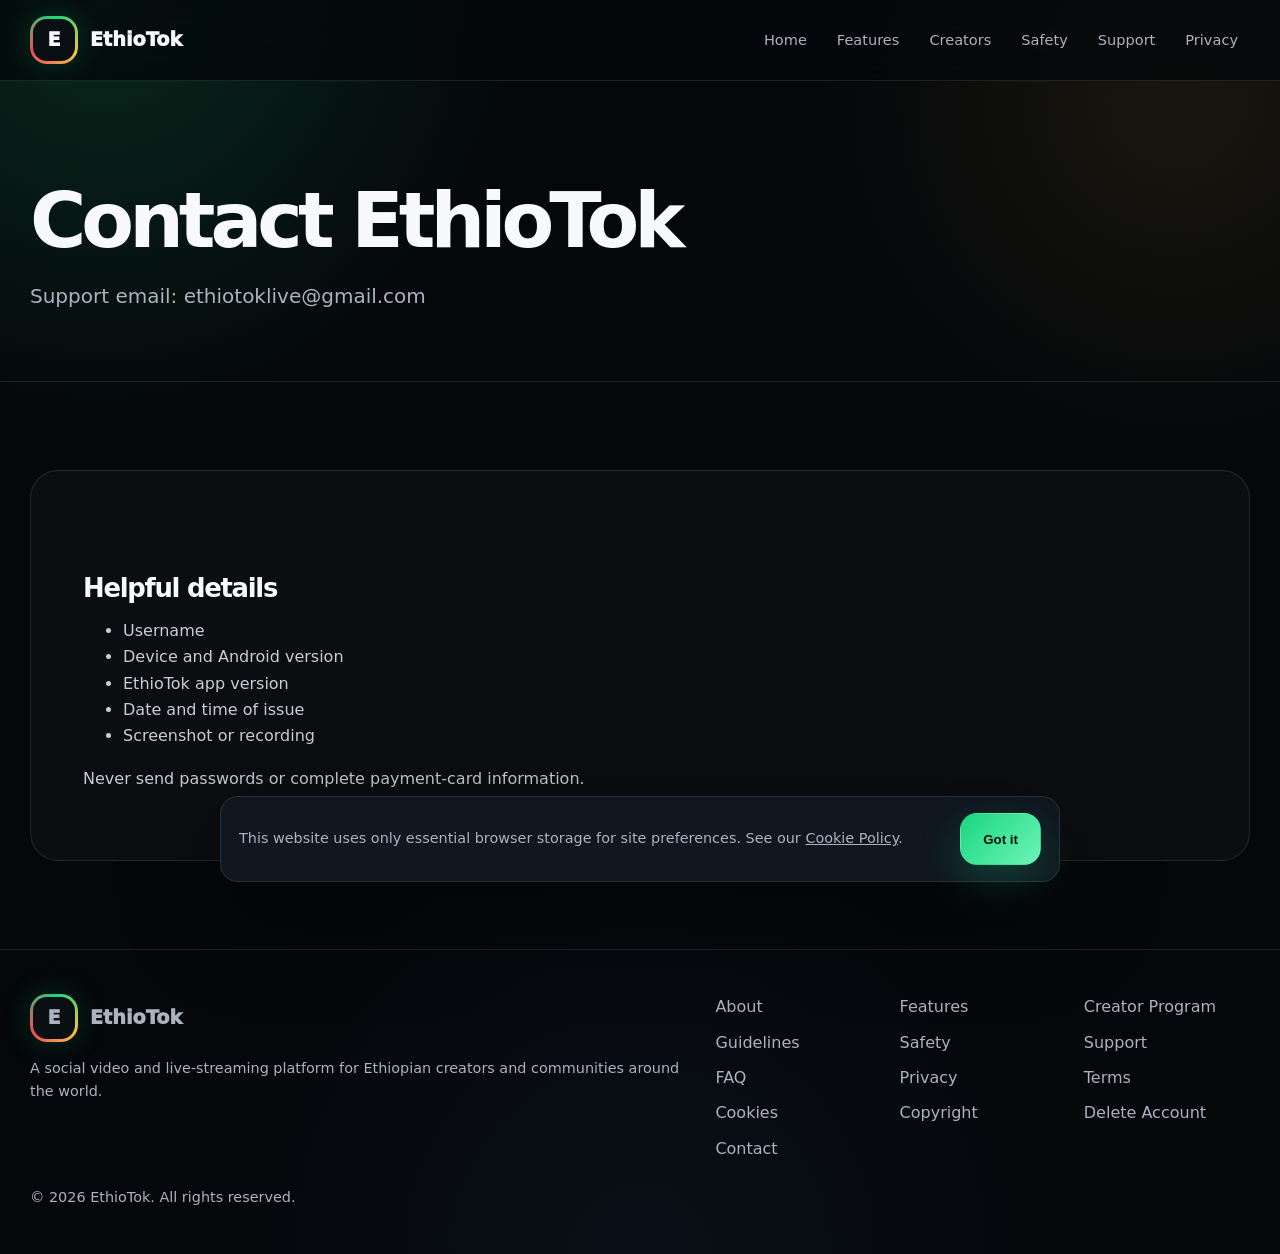
<file: contact.html>
<!doctype html><html lang="en"><head><meta charset="utf-8"><meta name="viewport" content="width=device-width,initial-scale=1"><meta name="theme-color" content="#05070a"><meta name="description" content="Contact EthioTok."><meta property="og:title" content="Contact | EthioTok"><meta property="og:description" content="Contact EthioTok."><meta property="og:type" content="website"><link rel="icon" href="data:image/svg+xml,&lt;svg xmlns=&#x27;http://www.w3.org/2000/svg&#x27; viewBox=&#x27;0 0 64 64&#x27;&gt;&lt;rect width=&#x27;64&#x27; height=&#x27;64&#x27; rx=&#x27;16&#x27; fill=&#x27;%230b1015&#x27;/&gt;&lt;path d=&#x27;M14 15h36v8H24v7h20v8H24v7h26v8H14z&#x27; fill=&#x27;%2319d67f&#x27;/&gt;&lt;/svg&gt;"><title>Contact | EthioTok</title><style>
:root{
  --bg:#05070a;--bg2:#0a0f15;--panel:rgba(255,255,255,.055);--panel2:rgba(255,255,255,.085);
  --text:#f7f9fc;--muted:#aab3c0;--line:rgba(255,255,255,.10);
  --g:#19d67f;--g2:#6ef4b8;--y:#f4c542;--r:#ef4d5e;--b:#5ea7ff;
  --radius:28px;--shadow:0 30px 100px rgba(0,0,0,.48)
}
*{box-sizing:border-box}html{scroll-behavior:smooth}
body{margin:0;color:var(--text);font-family:Inter,system-ui,-apple-system,"Segoe UI",Arial,sans-serif;line-height:1.65;overflow-x:hidden;
background:
radial-gradient(circle at 8% 0%,rgba(25,214,127,.16),transparent 25%),
radial-gradient(circle at 92% 8%,rgba(244,197,66,.08),transparent 22%),
radial-gradient(circle at 50% 100%,rgba(94,167,255,.06),transparent 30%),var(--bg)}
a{color:inherit}.wrap{width:min(1220px,calc(100% - 34px));margin:auto}
.header{position:sticky;top:0;z-index:50;background:rgba(5,7,10,.74);backdrop-filter:blur(22px);border-bottom:1px solid var(--line)}
.nav{min-height:80px;display:flex;align-items:center;justify-content:space-between;gap:20px}
.brand{display:flex;align-items:center;gap:12px;text-decoration:none;font-weight:950;font-size:1.2rem}
.logo{width:48px;height:48px;padding:3px;border-radius:17px;background:conic-gradient(var(--g),var(--y),var(--r),var(--g));box-shadow:0 0 30px rgba(25,214,127,.2)}
.logo span{width:100%;height:100%;display:grid;place-items:center;border-radius:14px;background:#0a0f14}
.links{display:flex;flex-wrap:wrap;gap:6px}.links a{padding:9px 12px;border-radius:999px;text-decoration:none;color:var(--muted);font-size:.91rem}
.links a:hover,.links a.active{background:rgba(255,255,255,.07);color:var(--text)}
.btn{min-height:52px;padding:0 22px;border-radius:17px;display:inline-flex;align-items:center;justify-content:center;text-decoration:none;font-weight:900;border:1px solid var(--line);transition:.25s ease}
.btn:hover{transform:translateY(-2px)}.primary{color:#03120b;border-color:transparent;background:linear-gradient(135deg,var(--g),var(--g2));box-shadow:0 16px 40px rgba(25,214,127,.22)}
.secondary{background:rgba(255,255,255,.05)}.hero{padding:110px 0 82px;position:relative}
.hero-grid{display:grid;grid-template-columns:1.02fr .98fr;gap:64px;align-items:center}
.kicker{display:inline-flex;align-items:center;gap:9px;padding:8px 13px;border:1px solid var(--line);border-radius:999px;background:rgba(255,255,255,.035);font-size:.88rem}
.dot{width:8px;height:8px;border-radius:50%;background:var(--g);box-shadow:0 0 16px var(--g)}
h1{margin:24px 0;font-size:clamp(3.4rem,7.4vw,7rem);line-height:.93;letter-spacing:-.065em}
.gradient{background:linear-gradient(90deg,var(--g2),var(--y),var(--r));-webkit-background-clip:text;background-clip:text;color:transparent}
.lead{font-size:clamp(1.05rem,2vw,1.25rem);color:var(--muted);max-width:760px}.actions{display:flex;gap:12px;flex-wrap:wrap;margin-top:30px}
.badges{display:flex;gap:9px;flex-wrap:wrap;margin-top:24px}.badge{padding:7px 10px;border:1px solid var(--line);border-radius:999px;background:rgba(255,255,255,.025);font-size:.84rem}
.stage{position:relative;min-height:650px}
.phone{position:absolute;right:4%;top:0;width:min(410px,90%);padding:14px;border-radius:52px;background:linear-gradient(145deg,#283442,#090c10);border:1px solid var(--line);box-shadow:var(--shadow);transform:rotate(2deg);animation:float 5s ease-in-out infinite}
.screen{min-height:600px;border-radius:37px;position:relative;overflow:hidden;background:
linear-gradient(to top,rgba(0,0,0,.96),transparent 62%),
radial-gradient(circle at 45% 28%,rgba(239,77,94,.46),transparent 16%),
radial-gradient(circle at 77% 31%,rgba(25,214,127,.30),transparent 24%),
linear-gradient(145deg,#2c3949,#111820 62%,#040506)}
.screen:after{content:"";position:absolute;inset:0;background:linear-gradient(110deg,transparent 30%,rgba(255,255,255,.06),transparent 60%);transform:translateX(-120%);animation:shine 5s infinite}
.live{position:absolute;top:24px;left:22px;z-index:2;background:var(--r);padding:8px 12px;border-radius:999px;font-size:.75rem;font-weight:950}
.screen-top{position:absolute;top:24px;right:22px;display:flex;gap:8px;z-index:2}.screen-top span{width:36px;height:36px;border-radius:50%;background:rgba(255,255,255,.12);display:grid;place-items:center}
.screen-copy{position:absolute;left:26px;right:26px;bottom:28px;z-index:2}.screen-copy h3{margin:0 0 7px;font-size:1.85rem}.screen-copy p{margin:0;color:#d3dae2}
.chips{display:flex;gap:8px;flex-wrap:wrap;margin-top:16px}.chips span{padding:7px 10px;border-radius:999px;background:rgba(255,255,255,.11);font-size:.8rem}
.float-card{position:absolute;left:0;bottom:70px;width:250px;padding:18px;border-radius:22px;background:rgba(10,15,21,.78);backdrop-filter:blur(18px);border:1px solid var(--line);box-shadow:var(--shadow)}
.float-card strong{display:block;font-size:1.17rem}.small{font-size:.9rem;color:var(--muted)}
.section{padding:88px 0}.section.alt{background:linear-gradient(180deg,rgba(255,255,255,.018),transparent)}
.section h2{margin:0 0 12px;font-size:clamp(2.2rem,4.5vw,4rem);line-height:1.03;letter-spacing:-.05em}
.section-intro{max-width:840px;color:var(--muted);margin:0 0 38px}
.grid{display:grid;grid-template-columns:repeat(3,1fr);gap:18px}.grid.two{grid-template-columns:repeat(2,1fr)}
.card{padding:29px;border-radius:var(--radius);background:linear-gradient(180deg,var(--panel2),var(--panel));border:1px solid var(--line);transition:.25s ease}
.card:hover{transform:translateY(-5px);border-color:rgba(25,214,127,.28)}
.icon{width:52px;height:52px;border-radius:18px;background:rgba(25,214,127,.13);display:grid;place-items:center;font-size:1.35rem}
.card h3{margin:14px 0 8px;font-size:1.22rem}.card p{margin:0;color:var(--muted)}
.demo{display:grid;grid-template-columns:1fr 1fr;gap:28px;align-items:center}
.demo-frame{min-height:460px;border-radius:34px;border:1px solid var(--line);background:
linear-gradient(to top,rgba(0,0,0,.78),transparent),
radial-gradient(circle at 70% 30%,rgba(94,167,255,.25),transparent 30%),#101720;position:relative;overflow:hidden}
.demo-ui{position:absolute;inset:22px;display:grid;grid-template-columns:1.1fr .9fr;gap:14px}
.demo-main,.demo-side{border-radius:24px;border:1px solid var(--line);background:rgba(6,9,13,.56);padding:20px;backdrop-filter:blur(12px)}
.demo-main{display:flex;align-items:flex-end}.demo-side{display:grid;gap:12px}.demo-tile{border-radius:18px;padding:16px;background:rgba(255,255,255,.05);border:1px solid var(--line)}
.stats{display:grid;grid-template-columns:repeat(4,1fr);gap:18px}.stat{padding:28px;border-radius:24px;border:1px solid var(--line);background:rgba(255,255,255,.025)}.stat strong{display:block;font-size:2rem}
.gallery{display:grid;grid-template-columns:repeat(4,1fr);gap:16px}.shot{aspect-ratio:9/16;border-radius:24px;border:1px solid var(--line);background:linear-gradient(to top,rgba(0,0,0,.75),transparent),radial-gradient(circle at 50% 30%,rgba(25,214,127,.25),transparent 25%),#101720;display:flex;align-items:end;padding:18px;box-shadow:var(--shadow)}.shot:nth-child(2n){background:linear-gradient(to top,rgba(0,0,0,.75),transparent),radial-gradient(circle at 50% 30%,rgba(239,77,94,.25),transparent 25%),#101720}
.shot:nth-child(3n){background:linear-gradient(to top,rgba(0,0,0,.75),transparent),radial-gradient(circle at 50% 30%,rgba(244,197,66,.22),transparent 25%),#101720}
.band{display:grid;grid-template-columns:1fr auto;gap:24px;align-items:center;padding:40px;border-radius:32px;background:linear-gradient(110deg,rgba(25,214,127,.17),rgba(244,197,66,.08),rgba(239,77,94,.13));border:1px solid var(--line)}
.store-badges{display:flex;gap:12px;flex-wrap:wrap}.store{padding:12px 16px;border:1px solid var(--line);border-radius:16px;background:rgba(255,255,255,.04)}
.page-hero{padding:80px 0 48px;border-bottom:1px solid var(--line)}.page-hero h1{font-size:clamp(3rem,6vw,5.4rem)}
.layout{display:grid;grid-template-columns:260px 1fr;gap:40px;padding:54px 0 88px}.toc{position:sticky;top:98px;align-self:start;padding:16px;border-radius:19px;background:var(--bg2);border:1px solid var(--line)}
.toc strong{display:block;padding:7px 10px}.toc a{display:block;padding:8px 10px;border-radius:10px;text-decoration:none;color:var(--muted);font-size:.92rem}.toc a:hover{background:rgba(255,255,255,.045);color:var(--text)}
.prose{padding:clamp(26px,5vw,52px);border-radius:28px;background:rgba(255,255,255,.026);border:1px solid var(--line)}.prose h2{font-size:1.62rem;margin-top:2em}.prose p,.prose li{color:#c8ced6}.prose a{color:#75efbd}
.faq{display:grid;gap:12px}.faq details{padding:18px 20px;border:1px solid var(--line);border-radius:17px;background:rgba(255,255,255,.025)}.faq summary{cursor:pointer;font-weight:850}.faq p{color:var(--muted)}
.footer{padding:44px 0;border-top:1px solid var(--line);color:var(--muted)}.footer-grid{display:grid;grid-template-columns:1.1fr .9fr;gap:32px}.footer-links{display:grid;grid-template-columns:repeat(3,1fr);gap:9px 18px}.footer a{text-decoration:none;color:var(--muted)}.footer a:hover{color:var(--text)}
.cookie{position:fixed;left:18px;right:18px;bottom:18px;z-index:60;display:none;max-width:840px;margin:auto;padding:16px 18px;border-radius:18px;background:#101720;border:1px solid var(--line);box-shadow:var(--shadow);align-items:center;justify-content:space-between;gap:16px}.cookie.show{display:flex}.cookie p{margin:0;color:var(--muted);font-size:.9rem}
@keyframes float{50%{transform:rotate(1deg) translateY(-10px)}}@keyframes shine{50%,100%{transform:translateX(120%)}}
@media(max-width:980px){.hero-grid,.demo,.layout,.band,.footer-grid{grid-template-columns:1fr}.grid,.stats{grid-template-columns:1fr 1fr}.gallery{grid-template-columns:repeat(2,1fr)}.stage{min-height:620px}.phone{position:relative;right:auto;margin:auto}.float-card{left:7%;bottom:0}.toc{position:static}}
@media(max-width:760px){.nav{align-items:flex-start;flex-direction:column;padding:15px 0}.grid,.grid.two,.stats{grid-template-columns:1fr}.links a{font-size:.82rem;padding:7px 8px}.footer-links{grid-template-columns:repeat(2,1fr)}}
@media(max-width:560px){.gallery{grid-template-columns:1fr}.hero{padding-top:62px}.float-card{display:none}.cookie{flex-direction:column;align-items:stretch}}
</style></head><body><header class="header"><div class="wrap nav">
<a class="brand" href="index.html"><span class="logo"><span>E</span></span><span>EthioTok</span></a>
<nav class="links"><a href="index.html">Home</a><a href="features.html">Features</a><a href="creator-program.html">Creators</a><a href="safety.html">Safety</a><a href="support.html">Support</a><a href="privacy.html">Privacy</a></nav>
</div></header>
<main><section class="page-hero"><div class="wrap"><h1>Contact EthioTok</h1><p class="lead">Support email: ethiotoklive@gmail.com</p></div></section><section class="section"><div class="wrap prose"><h2>Helpful details</h2><ul><li>Username</li><li>Device and Android version</li><li>EthioTok app version</li><li>Date and time of issue</li><li>Screenshot or recording</li></ul><p>Never send passwords or complete payment-card information.</p></div></section></main><footer class="footer"><div class="wrap footer-grid"><div><a class="brand" href="index.html"><span class="logo"><span>E</span></span><span>EthioTok</span></a><p class="small">A social video and live-streaming platform for Ethiopian creators and communities around the world.</p></div><div class="footer-links">
<a href="about.html">About</a><a href="features.html">Features</a><a href="creator-program.html">Creator Program</a><a href="community-guidelines.html">Guidelines</a><a href="safety.html">Safety</a><a href="support.html">Support</a><a href="faq.html">FAQ</a><a href="privacy.html">Privacy</a><a href="terms.html">Terms</a><a href="cookie-policy.html">Cookies</a><a href="copyright.html">Copyright</a><a href="delete-account.html">Delete Account</a><a href="contact.html">Contact</a>
</div></div><div class="wrap small" style="margin-top:24px">© 2026 EthioTok. All rights reserved.</div></footer>
<div class="cookie"><p>This website uses only essential browser storage for site preferences. See our <a href="cookie-policy.html">Cookie Policy</a>.</p><button class="btn primary" data-cookie-close>Got it</button></div><script>
document.addEventListener("DOMContentLoaded",()=>{
 const current=location.pathname.split("/").pop()||"index.html";
 document.querySelectorAll(".links a").forEach(a=>{if(a.getAttribute("href")===current)a.classList.add("active")});
 const banner=document.querySelector(".cookie");
 if(banner&&!localStorage.getItem("ethiotok_cookie_notice"))banner.classList.add("show");
 document.querySelectorAll("[data-cookie-close]").forEach(btn=>btn.addEventListener("click",()=>{localStorage.setItem("ethiotok_cookie_notice","seen");banner?.classList.remove("show")}));
});
</script></body></html>
</file>
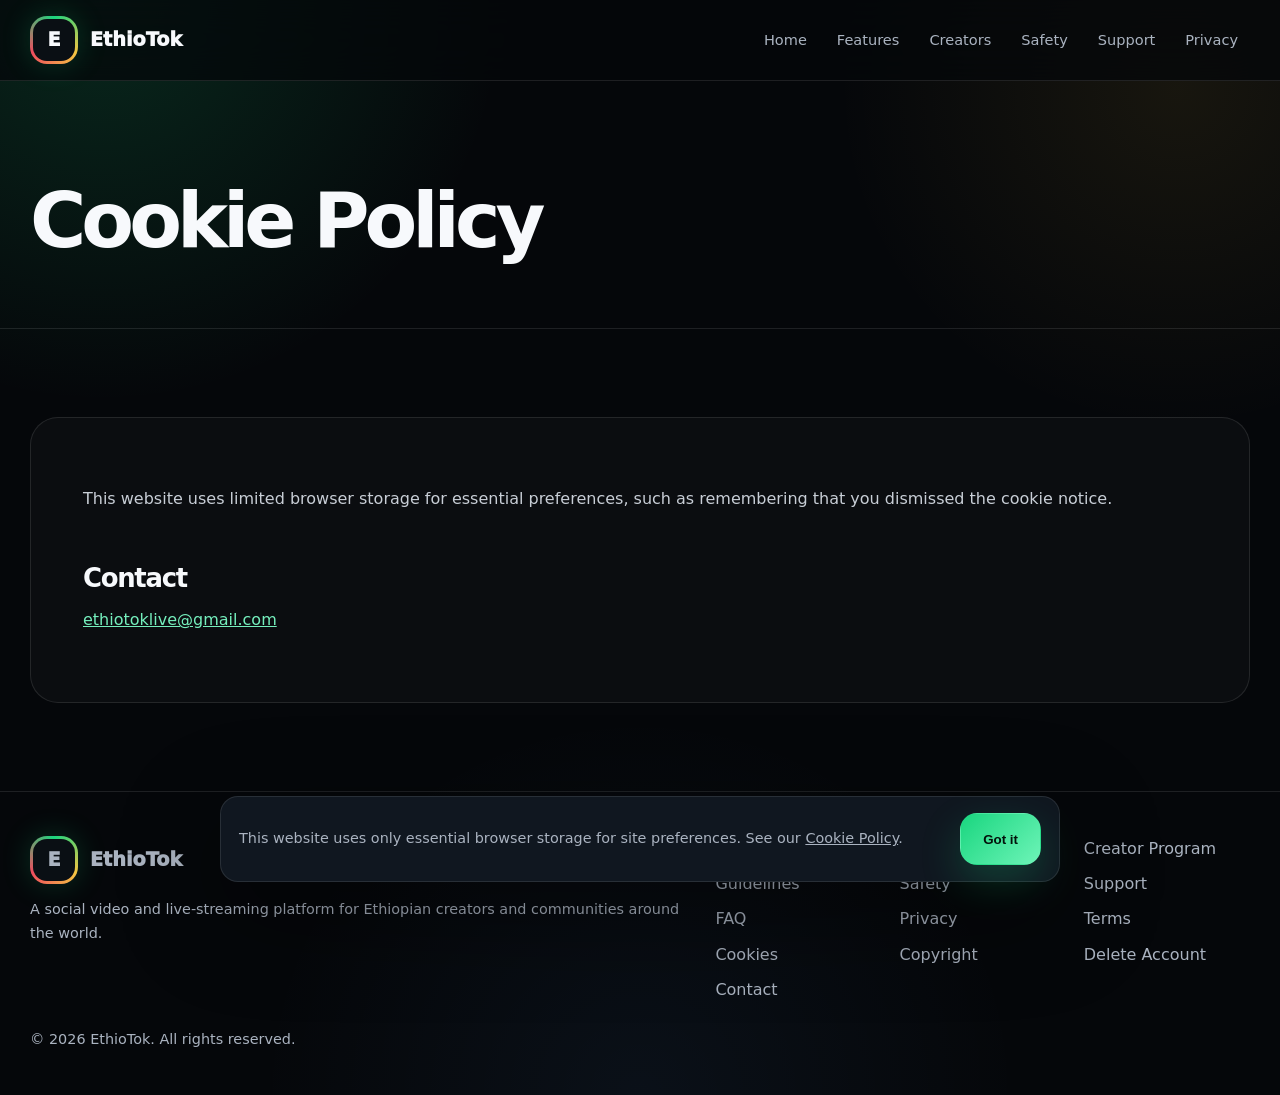
<file: cookie-policy.html>
<!doctype html><html lang="en"><head><meta charset="utf-8"><meta name="viewport" content="width=device-width,initial-scale=1"><meta name="theme-color" content="#05070a"><meta name="description" content="EthioTok Cookie Policy."><meta property="og:title" content="Cookie Policy | EthioTok"><meta property="og:description" content="EthioTok Cookie Policy."><meta property="og:type" content="website"><link rel="icon" href="data:image/svg+xml,&lt;svg xmlns=&#x27;http://www.w3.org/2000/svg&#x27; viewBox=&#x27;0 0 64 64&#x27;&gt;&lt;rect width=&#x27;64&#x27; height=&#x27;64&#x27; rx=&#x27;16&#x27; fill=&#x27;%230b1015&#x27;/&gt;&lt;path d=&#x27;M14 15h36v8H24v7h20v8H24v7h26v8H14z&#x27; fill=&#x27;%2319d67f&#x27;/&gt;&lt;/svg&gt;"><title>Cookie Policy | EthioTok</title><style>
:root{
  --bg:#05070a;--bg2:#0a0f15;--panel:rgba(255,255,255,.055);--panel2:rgba(255,255,255,.085);
  --text:#f7f9fc;--muted:#aab3c0;--line:rgba(255,255,255,.10);
  --g:#19d67f;--g2:#6ef4b8;--y:#f4c542;--r:#ef4d5e;--b:#5ea7ff;
  --radius:28px;--shadow:0 30px 100px rgba(0,0,0,.48)
}
*{box-sizing:border-box}html{scroll-behavior:smooth}
body{margin:0;color:var(--text);font-family:Inter,system-ui,-apple-system,"Segoe UI",Arial,sans-serif;line-height:1.65;overflow-x:hidden;
background:
radial-gradient(circle at 8% 0%,rgba(25,214,127,.16),transparent 25%),
radial-gradient(circle at 92% 8%,rgba(244,197,66,.08),transparent 22%),
radial-gradient(circle at 50% 100%,rgba(94,167,255,.06),transparent 30%),var(--bg)}
a{color:inherit}.wrap{width:min(1220px,calc(100% - 34px));margin:auto}
.header{position:sticky;top:0;z-index:50;background:rgba(5,7,10,.74);backdrop-filter:blur(22px);border-bottom:1px solid var(--line)}
.nav{min-height:80px;display:flex;align-items:center;justify-content:space-between;gap:20px}
.brand{display:flex;align-items:center;gap:12px;text-decoration:none;font-weight:950;font-size:1.2rem}
.logo{width:48px;height:48px;padding:3px;border-radius:17px;background:conic-gradient(var(--g),var(--y),var(--r),var(--g));box-shadow:0 0 30px rgba(25,214,127,.2)}
.logo span{width:100%;height:100%;display:grid;place-items:center;border-radius:14px;background:#0a0f14}
.links{display:flex;flex-wrap:wrap;gap:6px}.links a{padding:9px 12px;border-radius:999px;text-decoration:none;color:var(--muted);font-size:.91rem}
.links a:hover,.links a.active{background:rgba(255,255,255,.07);color:var(--text)}
.btn{min-height:52px;padding:0 22px;border-radius:17px;display:inline-flex;align-items:center;justify-content:center;text-decoration:none;font-weight:900;border:1px solid var(--line);transition:.25s ease}
.btn:hover{transform:translateY(-2px)}.primary{color:#03120b;border-color:transparent;background:linear-gradient(135deg,var(--g),var(--g2));box-shadow:0 16px 40px rgba(25,214,127,.22)}
.secondary{background:rgba(255,255,255,.05)}.hero{padding:110px 0 82px;position:relative}
.hero-grid{display:grid;grid-template-columns:1.02fr .98fr;gap:64px;align-items:center}
.kicker{display:inline-flex;align-items:center;gap:9px;padding:8px 13px;border:1px solid var(--line);border-radius:999px;background:rgba(255,255,255,.035);font-size:.88rem}
.dot{width:8px;height:8px;border-radius:50%;background:var(--g);box-shadow:0 0 16px var(--g)}
h1{margin:24px 0;font-size:clamp(3.4rem,7.4vw,7rem);line-height:.93;letter-spacing:-.065em}
.gradient{background:linear-gradient(90deg,var(--g2),var(--y),var(--r));-webkit-background-clip:text;background-clip:text;color:transparent}
.lead{font-size:clamp(1.05rem,2vw,1.25rem);color:var(--muted);max-width:760px}.actions{display:flex;gap:12px;flex-wrap:wrap;margin-top:30px}
.badges{display:flex;gap:9px;flex-wrap:wrap;margin-top:24px}.badge{padding:7px 10px;border:1px solid var(--line);border-radius:999px;background:rgba(255,255,255,.025);font-size:.84rem}
.stage{position:relative;min-height:650px}
.phone{position:absolute;right:4%;top:0;width:min(410px,90%);padding:14px;border-radius:52px;background:linear-gradient(145deg,#283442,#090c10);border:1px solid var(--line);box-shadow:var(--shadow);transform:rotate(2deg);animation:float 5s ease-in-out infinite}
.screen{min-height:600px;border-radius:37px;position:relative;overflow:hidden;background:
linear-gradient(to top,rgba(0,0,0,.96),transparent 62%),
radial-gradient(circle at 45% 28%,rgba(239,77,94,.46),transparent 16%),
radial-gradient(circle at 77% 31%,rgba(25,214,127,.30),transparent 24%),
linear-gradient(145deg,#2c3949,#111820 62%,#040506)}
.screen:after{content:"";position:absolute;inset:0;background:linear-gradient(110deg,transparent 30%,rgba(255,255,255,.06),transparent 60%);transform:translateX(-120%);animation:shine 5s infinite}
.live{position:absolute;top:24px;left:22px;z-index:2;background:var(--r);padding:8px 12px;border-radius:999px;font-size:.75rem;font-weight:950}
.screen-top{position:absolute;top:24px;right:22px;display:flex;gap:8px;z-index:2}.screen-top span{width:36px;height:36px;border-radius:50%;background:rgba(255,255,255,.12);display:grid;place-items:center}
.screen-copy{position:absolute;left:26px;right:26px;bottom:28px;z-index:2}.screen-copy h3{margin:0 0 7px;font-size:1.85rem}.screen-copy p{margin:0;color:#d3dae2}
.chips{display:flex;gap:8px;flex-wrap:wrap;margin-top:16px}.chips span{padding:7px 10px;border-radius:999px;background:rgba(255,255,255,.11);font-size:.8rem}
.float-card{position:absolute;left:0;bottom:70px;width:250px;padding:18px;border-radius:22px;background:rgba(10,15,21,.78);backdrop-filter:blur(18px);border:1px solid var(--line);box-shadow:var(--shadow)}
.float-card strong{display:block;font-size:1.17rem}.small{font-size:.9rem;color:var(--muted)}
.section{padding:88px 0}.section.alt{background:linear-gradient(180deg,rgba(255,255,255,.018),transparent)}
.section h2{margin:0 0 12px;font-size:clamp(2.2rem,4.5vw,4rem);line-height:1.03;letter-spacing:-.05em}
.section-intro{max-width:840px;color:var(--muted);margin:0 0 38px}
.grid{display:grid;grid-template-columns:repeat(3,1fr);gap:18px}.grid.two{grid-template-columns:repeat(2,1fr)}
.card{padding:29px;border-radius:var(--radius);background:linear-gradient(180deg,var(--panel2),var(--panel));border:1px solid var(--line);transition:.25s ease}
.card:hover{transform:translateY(-5px);border-color:rgba(25,214,127,.28)}
.icon{width:52px;height:52px;border-radius:18px;background:rgba(25,214,127,.13);display:grid;place-items:center;font-size:1.35rem}
.card h3{margin:14px 0 8px;font-size:1.22rem}.card p{margin:0;color:var(--muted)}
.demo{display:grid;grid-template-columns:1fr 1fr;gap:28px;align-items:center}
.demo-frame{min-height:460px;border-radius:34px;border:1px solid var(--line);background:
linear-gradient(to top,rgba(0,0,0,.78),transparent),
radial-gradient(circle at 70% 30%,rgba(94,167,255,.25),transparent 30%),#101720;position:relative;overflow:hidden}
.demo-ui{position:absolute;inset:22px;display:grid;grid-template-columns:1.1fr .9fr;gap:14px}
.demo-main,.demo-side{border-radius:24px;border:1px solid var(--line);background:rgba(6,9,13,.56);padding:20px;backdrop-filter:blur(12px)}
.demo-main{display:flex;align-items:flex-end}.demo-side{display:grid;gap:12px}.demo-tile{border-radius:18px;padding:16px;background:rgba(255,255,255,.05);border:1px solid var(--line)}
.stats{display:grid;grid-template-columns:repeat(4,1fr);gap:18px}.stat{padding:28px;border-radius:24px;border:1px solid var(--line);background:rgba(255,255,255,.025)}.stat strong{display:block;font-size:2rem}
.gallery{display:grid;grid-template-columns:repeat(4,1fr);gap:16px}.shot{aspect-ratio:9/16;border-radius:24px;border:1px solid var(--line);background:linear-gradient(to top,rgba(0,0,0,.75),transparent),radial-gradient(circle at 50% 30%,rgba(25,214,127,.25),transparent 25%),#101720;display:flex;align-items:end;padding:18px;box-shadow:var(--shadow)}.shot:nth-child(2n){background:linear-gradient(to top,rgba(0,0,0,.75),transparent),radial-gradient(circle at 50% 30%,rgba(239,77,94,.25),transparent 25%),#101720}
.shot:nth-child(3n){background:linear-gradient(to top,rgba(0,0,0,.75),transparent),radial-gradient(circle at 50% 30%,rgba(244,197,66,.22),transparent 25%),#101720}
.band{display:grid;grid-template-columns:1fr auto;gap:24px;align-items:center;padding:40px;border-radius:32px;background:linear-gradient(110deg,rgba(25,214,127,.17),rgba(244,197,66,.08),rgba(239,77,94,.13));border:1px solid var(--line)}
.store-badges{display:flex;gap:12px;flex-wrap:wrap}.store{padding:12px 16px;border:1px solid var(--line);border-radius:16px;background:rgba(255,255,255,.04)}
.page-hero{padding:80px 0 48px;border-bottom:1px solid var(--line)}.page-hero h1{font-size:clamp(3rem,6vw,5.4rem)}
.layout{display:grid;grid-template-columns:260px 1fr;gap:40px;padding:54px 0 88px}.toc{position:sticky;top:98px;align-self:start;padding:16px;border-radius:19px;background:var(--bg2);border:1px solid var(--line)}
.toc strong{display:block;padding:7px 10px}.toc a{display:block;padding:8px 10px;border-radius:10px;text-decoration:none;color:var(--muted);font-size:.92rem}.toc a:hover{background:rgba(255,255,255,.045);color:var(--text)}
.prose{padding:clamp(26px,5vw,52px);border-radius:28px;background:rgba(255,255,255,.026);border:1px solid var(--line)}.prose h2{font-size:1.62rem;margin-top:2em}.prose p,.prose li{color:#c8ced6}.prose a{color:#75efbd}
.faq{display:grid;gap:12px}.faq details{padding:18px 20px;border:1px solid var(--line);border-radius:17px;background:rgba(255,255,255,.025)}.faq summary{cursor:pointer;font-weight:850}.faq p{color:var(--muted)}
.footer{padding:44px 0;border-top:1px solid var(--line);color:var(--muted)}.footer-grid{display:grid;grid-template-columns:1.1fr .9fr;gap:32px}.footer-links{display:grid;grid-template-columns:repeat(3,1fr);gap:9px 18px}.footer a{text-decoration:none;color:var(--muted)}.footer a:hover{color:var(--text)}
.cookie{position:fixed;left:18px;right:18px;bottom:18px;z-index:60;display:none;max-width:840px;margin:auto;padding:16px 18px;border-radius:18px;background:#101720;border:1px solid var(--line);box-shadow:var(--shadow);align-items:center;justify-content:space-between;gap:16px}.cookie.show{display:flex}.cookie p{margin:0;color:var(--muted);font-size:.9rem}
@keyframes float{50%{transform:rotate(1deg) translateY(-10px)}}@keyframes shine{50%,100%{transform:translateX(120%)}}
@media(max-width:980px){.hero-grid,.demo,.layout,.band,.footer-grid{grid-template-columns:1fr}.grid,.stats{grid-template-columns:1fr 1fr}.gallery{grid-template-columns:repeat(2,1fr)}.stage{min-height:620px}.phone{position:relative;right:auto;margin:auto}.float-card{left:7%;bottom:0}.toc{position:static}}
@media(max-width:760px){.nav{align-items:flex-start;flex-direction:column;padding:15px 0}.grid,.grid.two,.stats{grid-template-columns:1fr}.links a{font-size:.82rem;padding:7px 8px}.footer-links{grid-template-columns:repeat(2,1fr)}}
@media(max-width:560px){.gallery{grid-template-columns:1fr}.hero{padding-top:62px}.float-card{display:none}.cookie{flex-direction:column;align-items:stretch}}
</style></head><body><header class="header"><div class="wrap nav">
<a class="brand" href="index.html"><span class="logo"><span>E</span></span><span>EthioTok</span></a>
<nav class="links"><a href="index.html">Home</a><a href="features.html">Features</a><a href="creator-program.html">Creators</a><a href="safety.html">Safety</a><a href="support.html">Support</a><a href="privacy.html">Privacy</a></nav>
</div></header>
<main><section class="page-hero"><div class="wrap"><h1>Cookie Policy</h1></div></section><section class="section"><div class="wrap prose"><p>This website uses limited browser storage for essential preferences, such as remembering that you dismissed the cookie notice.</p><h2>Contact</h2><p><a href="mailto:ethiotoklive@gmail.com">ethiotoklive@gmail.com</a></p></div></section></main><footer class="footer"><div class="wrap footer-grid"><div><a class="brand" href="index.html"><span class="logo"><span>E</span></span><span>EthioTok</span></a><p class="small">A social video and live-streaming platform for Ethiopian creators and communities around the world.</p></div><div class="footer-links">
<a href="about.html">About</a><a href="features.html">Features</a><a href="creator-program.html">Creator Program</a><a href="community-guidelines.html">Guidelines</a><a href="safety.html">Safety</a><a href="support.html">Support</a><a href="faq.html">FAQ</a><a href="privacy.html">Privacy</a><a href="terms.html">Terms</a><a href="cookie-policy.html">Cookies</a><a href="copyright.html">Copyright</a><a href="delete-account.html">Delete Account</a><a href="contact.html">Contact</a>
</div></div><div class="wrap small" style="margin-top:24px">© 2026 EthioTok. All rights reserved.</div></footer>
<div class="cookie"><p>This website uses only essential browser storage for site preferences. See our <a href="cookie-policy.html">Cookie Policy</a>.</p><button class="btn primary" data-cookie-close>Got it</button></div><script>
document.addEventListener("DOMContentLoaded",()=>{
 const current=location.pathname.split("/").pop()||"index.html";
 document.querySelectorAll(".links a").forEach(a=>{if(a.getAttribute("href")===current)a.classList.add("active")});
 const banner=document.querySelector(".cookie");
 if(banner&&!localStorage.getItem("ethiotok_cookie_notice"))banner.classList.add("show");
 document.querySelectorAll("[data-cookie-close]").forEach(btn=>btn.addEventListener("click",()=>{localStorage.setItem("ethiotok_cookie_notice","seen");banner?.classList.remove("show")}));
});
</script></body></html>
</file>
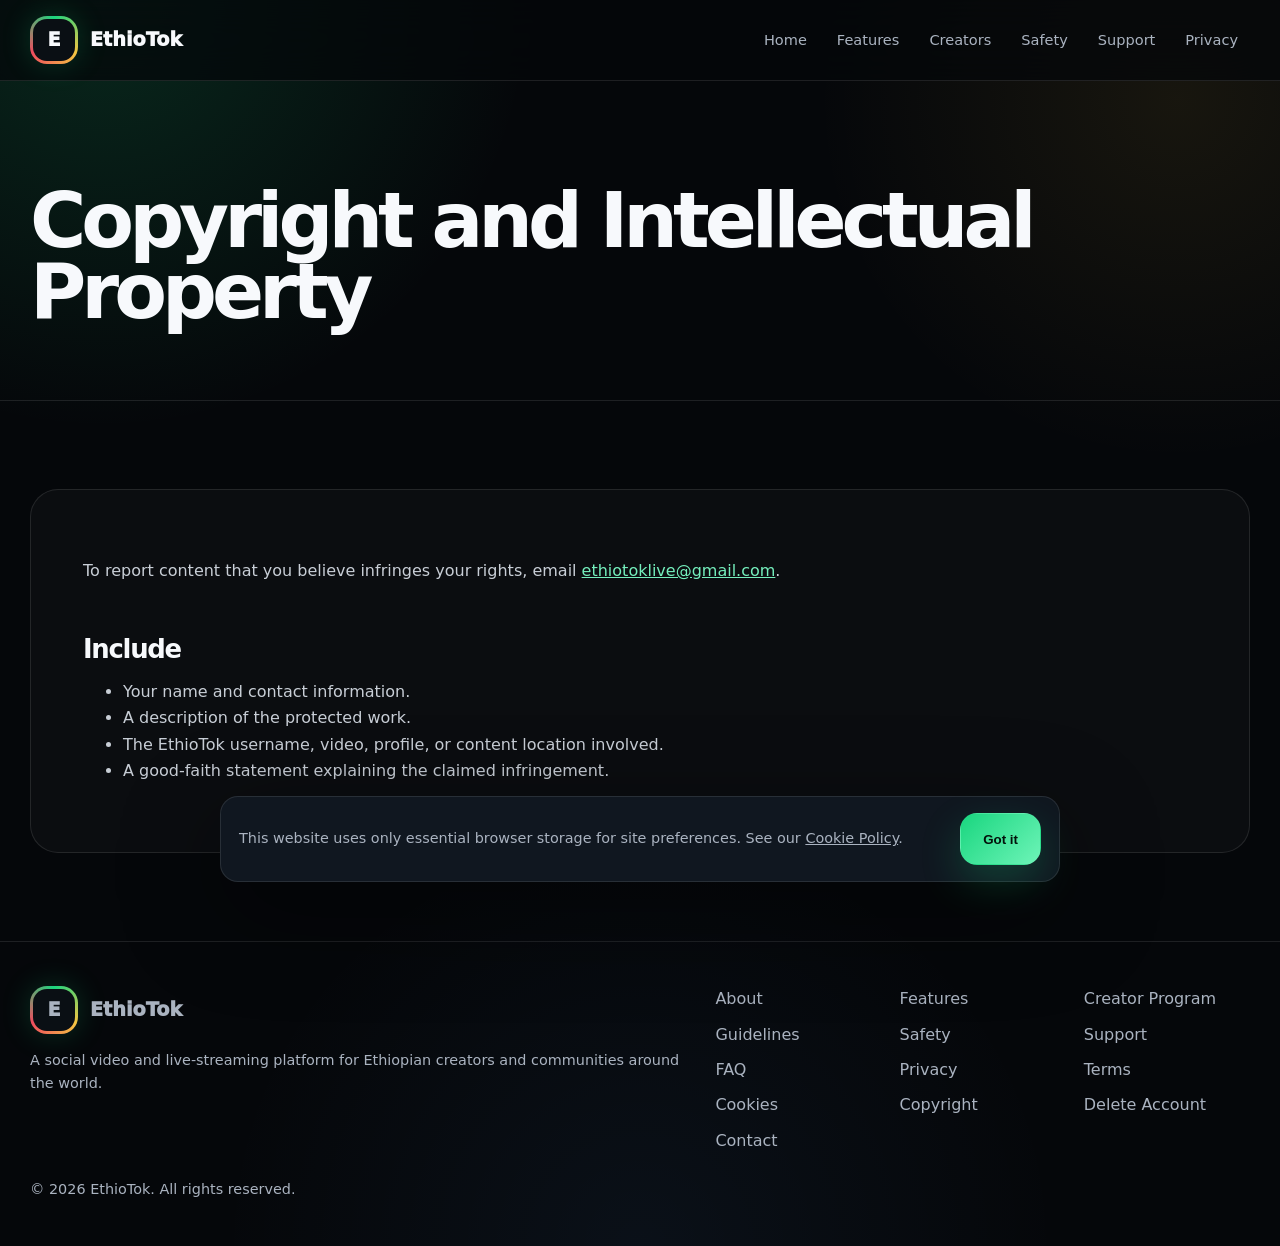
<file: copyright.html>
<!doctype html><html lang="en"><head><meta charset="utf-8"><meta name="viewport" content="width=device-width,initial-scale=1"><meta name="theme-color" content="#05070a"><meta name="description" content="EthioTok copyright policy."><meta property="og:title" content="Copyright | EthioTok"><meta property="og:description" content="EthioTok copyright policy."><meta property="og:type" content="website"><link rel="icon" href="data:image/svg+xml,&lt;svg xmlns=&#x27;http://www.w3.org/2000/svg&#x27; viewBox=&#x27;0 0 64 64&#x27;&gt;&lt;rect width=&#x27;64&#x27; height=&#x27;64&#x27; rx=&#x27;16&#x27; fill=&#x27;%230b1015&#x27;/&gt;&lt;path d=&#x27;M14 15h36v8H24v7h20v8H24v7h26v8H14z&#x27; fill=&#x27;%2319d67f&#x27;/&gt;&lt;/svg&gt;"><title>Copyright | EthioTok</title><style>
:root{
  --bg:#05070a;--bg2:#0a0f15;--panel:rgba(255,255,255,.055);--panel2:rgba(255,255,255,.085);
  --text:#f7f9fc;--muted:#aab3c0;--line:rgba(255,255,255,.10);
  --g:#19d67f;--g2:#6ef4b8;--y:#f4c542;--r:#ef4d5e;--b:#5ea7ff;
  --radius:28px;--shadow:0 30px 100px rgba(0,0,0,.48)
}
*{box-sizing:border-box}html{scroll-behavior:smooth}
body{margin:0;color:var(--text);font-family:Inter,system-ui,-apple-system,"Segoe UI",Arial,sans-serif;line-height:1.65;overflow-x:hidden;
background:
radial-gradient(circle at 8% 0%,rgba(25,214,127,.16),transparent 25%),
radial-gradient(circle at 92% 8%,rgba(244,197,66,.08),transparent 22%),
radial-gradient(circle at 50% 100%,rgba(94,167,255,.06),transparent 30%),var(--bg)}
a{color:inherit}.wrap{width:min(1220px,calc(100% - 34px));margin:auto}
.header{position:sticky;top:0;z-index:50;background:rgba(5,7,10,.74);backdrop-filter:blur(22px);border-bottom:1px solid var(--line)}
.nav{min-height:80px;display:flex;align-items:center;justify-content:space-between;gap:20px}
.brand{display:flex;align-items:center;gap:12px;text-decoration:none;font-weight:950;font-size:1.2rem}
.logo{width:48px;height:48px;padding:3px;border-radius:17px;background:conic-gradient(var(--g),var(--y),var(--r),var(--g));box-shadow:0 0 30px rgba(25,214,127,.2)}
.logo span{width:100%;height:100%;display:grid;place-items:center;border-radius:14px;background:#0a0f14}
.links{display:flex;flex-wrap:wrap;gap:6px}.links a{padding:9px 12px;border-radius:999px;text-decoration:none;color:var(--muted);font-size:.91rem}
.links a:hover,.links a.active{background:rgba(255,255,255,.07);color:var(--text)}
.btn{min-height:52px;padding:0 22px;border-radius:17px;display:inline-flex;align-items:center;justify-content:center;text-decoration:none;font-weight:900;border:1px solid var(--line);transition:.25s ease}
.btn:hover{transform:translateY(-2px)}.primary{color:#03120b;border-color:transparent;background:linear-gradient(135deg,var(--g),var(--g2));box-shadow:0 16px 40px rgba(25,214,127,.22)}
.secondary{background:rgba(255,255,255,.05)}.hero{padding:110px 0 82px;position:relative}
.hero-grid{display:grid;grid-template-columns:1.02fr .98fr;gap:64px;align-items:center}
.kicker{display:inline-flex;align-items:center;gap:9px;padding:8px 13px;border:1px solid var(--line);border-radius:999px;background:rgba(255,255,255,.035);font-size:.88rem}
.dot{width:8px;height:8px;border-radius:50%;background:var(--g);box-shadow:0 0 16px var(--g)}
h1{margin:24px 0;font-size:clamp(3.4rem,7.4vw,7rem);line-height:.93;letter-spacing:-.065em}
.gradient{background:linear-gradient(90deg,var(--g2),var(--y),var(--r));-webkit-background-clip:text;background-clip:text;color:transparent}
.lead{font-size:clamp(1.05rem,2vw,1.25rem);color:var(--muted);max-width:760px}.actions{display:flex;gap:12px;flex-wrap:wrap;margin-top:30px}
.badges{display:flex;gap:9px;flex-wrap:wrap;margin-top:24px}.badge{padding:7px 10px;border:1px solid var(--line);border-radius:999px;background:rgba(255,255,255,.025);font-size:.84rem}
.stage{position:relative;min-height:650px}
.phone{position:absolute;right:4%;top:0;width:min(410px,90%);padding:14px;border-radius:52px;background:linear-gradient(145deg,#283442,#090c10);border:1px solid var(--line);box-shadow:var(--shadow);transform:rotate(2deg);animation:float 5s ease-in-out infinite}
.screen{min-height:600px;border-radius:37px;position:relative;overflow:hidden;background:
linear-gradient(to top,rgba(0,0,0,.96),transparent 62%),
radial-gradient(circle at 45% 28%,rgba(239,77,94,.46),transparent 16%),
radial-gradient(circle at 77% 31%,rgba(25,214,127,.30),transparent 24%),
linear-gradient(145deg,#2c3949,#111820 62%,#040506)}
.screen:after{content:"";position:absolute;inset:0;background:linear-gradient(110deg,transparent 30%,rgba(255,255,255,.06),transparent 60%);transform:translateX(-120%);animation:shine 5s infinite}
.live{position:absolute;top:24px;left:22px;z-index:2;background:var(--r);padding:8px 12px;border-radius:999px;font-size:.75rem;font-weight:950}
.screen-top{position:absolute;top:24px;right:22px;display:flex;gap:8px;z-index:2}.screen-top span{width:36px;height:36px;border-radius:50%;background:rgba(255,255,255,.12);display:grid;place-items:center}
.screen-copy{position:absolute;left:26px;right:26px;bottom:28px;z-index:2}.screen-copy h3{margin:0 0 7px;font-size:1.85rem}.screen-copy p{margin:0;color:#d3dae2}
.chips{display:flex;gap:8px;flex-wrap:wrap;margin-top:16px}.chips span{padding:7px 10px;border-radius:999px;background:rgba(255,255,255,.11);font-size:.8rem}
.float-card{position:absolute;left:0;bottom:70px;width:250px;padding:18px;border-radius:22px;background:rgba(10,15,21,.78);backdrop-filter:blur(18px);border:1px solid var(--line);box-shadow:var(--shadow)}
.float-card strong{display:block;font-size:1.17rem}.small{font-size:.9rem;color:var(--muted)}
.section{padding:88px 0}.section.alt{background:linear-gradient(180deg,rgba(255,255,255,.018),transparent)}
.section h2{margin:0 0 12px;font-size:clamp(2.2rem,4.5vw,4rem);line-height:1.03;letter-spacing:-.05em}
.section-intro{max-width:840px;color:var(--muted);margin:0 0 38px}
.grid{display:grid;grid-template-columns:repeat(3,1fr);gap:18px}.grid.two{grid-template-columns:repeat(2,1fr)}
.card{padding:29px;border-radius:var(--radius);background:linear-gradient(180deg,var(--panel2),var(--panel));border:1px solid var(--line);transition:.25s ease}
.card:hover{transform:translateY(-5px);border-color:rgba(25,214,127,.28)}
.icon{width:52px;height:52px;border-radius:18px;background:rgba(25,214,127,.13);display:grid;place-items:center;font-size:1.35rem}
.card h3{margin:14px 0 8px;font-size:1.22rem}.card p{margin:0;color:var(--muted)}
.demo{display:grid;grid-template-columns:1fr 1fr;gap:28px;align-items:center}
.demo-frame{min-height:460px;border-radius:34px;border:1px solid var(--line);background:
linear-gradient(to top,rgba(0,0,0,.78),transparent),
radial-gradient(circle at 70% 30%,rgba(94,167,255,.25),transparent 30%),#101720;position:relative;overflow:hidden}
.demo-ui{position:absolute;inset:22px;display:grid;grid-template-columns:1.1fr .9fr;gap:14px}
.demo-main,.demo-side{border-radius:24px;border:1px solid var(--line);background:rgba(6,9,13,.56);padding:20px;backdrop-filter:blur(12px)}
.demo-main{display:flex;align-items:flex-end}.demo-side{display:grid;gap:12px}.demo-tile{border-radius:18px;padding:16px;background:rgba(255,255,255,.05);border:1px solid var(--line)}
.stats{display:grid;grid-template-columns:repeat(4,1fr);gap:18px}.stat{padding:28px;border-radius:24px;border:1px solid var(--line);background:rgba(255,255,255,.025)}.stat strong{display:block;font-size:2rem}
.gallery{display:grid;grid-template-columns:repeat(4,1fr);gap:16px}.shot{aspect-ratio:9/16;border-radius:24px;border:1px solid var(--line);background:linear-gradient(to top,rgba(0,0,0,.75),transparent),radial-gradient(circle at 50% 30%,rgba(25,214,127,.25),transparent 25%),#101720;display:flex;align-items:end;padding:18px;box-shadow:var(--shadow)}.shot:nth-child(2n){background:linear-gradient(to top,rgba(0,0,0,.75),transparent),radial-gradient(circle at 50% 30%,rgba(239,77,94,.25),transparent 25%),#101720}
.shot:nth-child(3n){background:linear-gradient(to top,rgba(0,0,0,.75),transparent),radial-gradient(circle at 50% 30%,rgba(244,197,66,.22),transparent 25%),#101720}
.band{display:grid;grid-template-columns:1fr auto;gap:24px;align-items:center;padding:40px;border-radius:32px;background:linear-gradient(110deg,rgba(25,214,127,.17),rgba(244,197,66,.08),rgba(239,77,94,.13));border:1px solid var(--line)}
.store-badges{display:flex;gap:12px;flex-wrap:wrap}.store{padding:12px 16px;border:1px solid var(--line);border-radius:16px;background:rgba(255,255,255,.04)}
.page-hero{padding:80px 0 48px;border-bottom:1px solid var(--line)}.page-hero h1{font-size:clamp(3rem,6vw,5.4rem)}
.layout{display:grid;grid-template-columns:260px 1fr;gap:40px;padding:54px 0 88px}.toc{position:sticky;top:98px;align-self:start;padding:16px;border-radius:19px;background:var(--bg2);border:1px solid var(--line)}
.toc strong{display:block;padding:7px 10px}.toc a{display:block;padding:8px 10px;border-radius:10px;text-decoration:none;color:var(--muted);font-size:.92rem}.toc a:hover{background:rgba(255,255,255,.045);color:var(--text)}
.prose{padding:clamp(26px,5vw,52px);border-radius:28px;background:rgba(255,255,255,.026);border:1px solid var(--line)}.prose h2{font-size:1.62rem;margin-top:2em}.prose p,.prose li{color:#c8ced6}.prose a{color:#75efbd}
.faq{display:grid;gap:12px}.faq details{padding:18px 20px;border:1px solid var(--line);border-radius:17px;background:rgba(255,255,255,.025)}.faq summary{cursor:pointer;font-weight:850}.faq p{color:var(--muted)}
.footer{padding:44px 0;border-top:1px solid var(--line);color:var(--muted)}.footer-grid{display:grid;grid-template-columns:1.1fr .9fr;gap:32px}.footer-links{display:grid;grid-template-columns:repeat(3,1fr);gap:9px 18px}.footer a{text-decoration:none;color:var(--muted)}.footer a:hover{color:var(--text)}
.cookie{position:fixed;left:18px;right:18px;bottom:18px;z-index:60;display:none;max-width:840px;margin:auto;padding:16px 18px;border-radius:18px;background:#101720;border:1px solid var(--line);box-shadow:var(--shadow);align-items:center;justify-content:space-between;gap:16px}.cookie.show{display:flex}.cookie p{margin:0;color:var(--muted);font-size:.9rem}
@keyframes float{50%{transform:rotate(1deg) translateY(-10px)}}@keyframes shine{50%,100%{transform:translateX(120%)}}
@media(max-width:980px){.hero-grid,.demo,.layout,.band,.footer-grid{grid-template-columns:1fr}.grid,.stats{grid-template-columns:1fr 1fr}.gallery{grid-template-columns:repeat(2,1fr)}.stage{min-height:620px}.phone{position:relative;right:auto;margin:auto}.float-card{left:7%;bottom:0}.toc{position:static}}
@media(max-width:760px){.nav{align-items:flex-start;flex-direction:column;padding:15px 0}.grid,.grid.two,.stats{grid-template-columns:1fr}.links a{font-size:.82rem;padding:7px 8px}.footer-links{grid-template-columns:repeat(2,1fr)}}
@media(max-width:560px){.gallery{grid-template-columns:1fr}.hero{padding-top:62px}.float-card{display:none}.cookie{flex-direction:column;align-items:stretch}}
</style></head><body><header class="header"><div class="wrap nav">
<a class="brand" href="index.html"><span class="logo"><span>E</span></span><span>EthioTok</span></a>
<nav class="links"><a href="index.html">Home</a><a href="features.html">Features</a><a href="creator-program.html">Creators</a><a href="safety.html">Safety</a><a href="support.html">Support</a><a href="privacy.html">Privacy</a></nav>
</div></header>
<main><section class="page-hero"><div class="wrap"><h1>Copyright and Intellectual Property</h1></div></section><section class="section"><div class="wrap prose"><p>To report content that you believe infringes your rights, email <a href="mailto:ethiotoklive@gmail.com?subject=Copyright%20Report">ethiotoklive@gmail.com</a>.</p><h2>Include</h2><ul><li>Your name and contact information.</li><li>A description of the protected work.</li><li>The EthioTok username, video, profile, or content location involved.</li><li>A good-faith statement explaining the claimed infringement.</li></ul></div></section></main><footer class="footer"><div class="wrap footer-grid"><div><a class="brand" href="index.html"><span class="logo"><span>E</span></span><span>EthioTok</span></a><p class="small">A social video and live-streaming platform for Ethiopian creators and communities around the world.</p></div><div class="footer-links">
<a href="about.html">About</a><a href="features.html">Features</a><a href="creator-program.html">Creator Program</a><a href="community-guidelines.html">Guidelines</a><a href="safety.html">Safety</a><a href="support.html">Support</a><a href="faq.html">FAQ</a><a href="privacy.html">Privacy</a><a href="terms.html">Terms</a><a href="cookie-policy.html">Cookies</a><a href="copyright.html">Copyright</a><a href="delete-account.html">Delete Account</a><a href="contact.html">Contact</a>
</div></div><div class="wrap small" style="margin-top:24px">© 2026 EthioTok. All rights reserved.</div></footer>
<div class="cookie"><p>This website uses only essential browser storage for site preferences. See our <a href="cookie-policy.html">Cookie Policy</a>.</p><button class="btn primary" data-cookie-close>Got it</button></div><script>
document.addEventListener("DOMContentLoaded",()=>{
 const current=location.pathname.split("/").pop()||"index.html";
 document.querySelectorAll(".links a").forEach(a=>{if(a.getAttribute("href")===current)a.classList.add("active")});
 const banner=document.querySelector(".cookie");
 if(banner&&!localStorage.getItem("ethiotok_cookie_notice"))banner.classList.add("show");
 document.querySelectorAll("[data-cookie-close]").forEach(btn=>btn.addEventListener("click",()=>{localStorage.setItem("ethiotok_cookie_notice","seen");banner?.classList.remove("show")}));
});
</script></body></html>
</file>
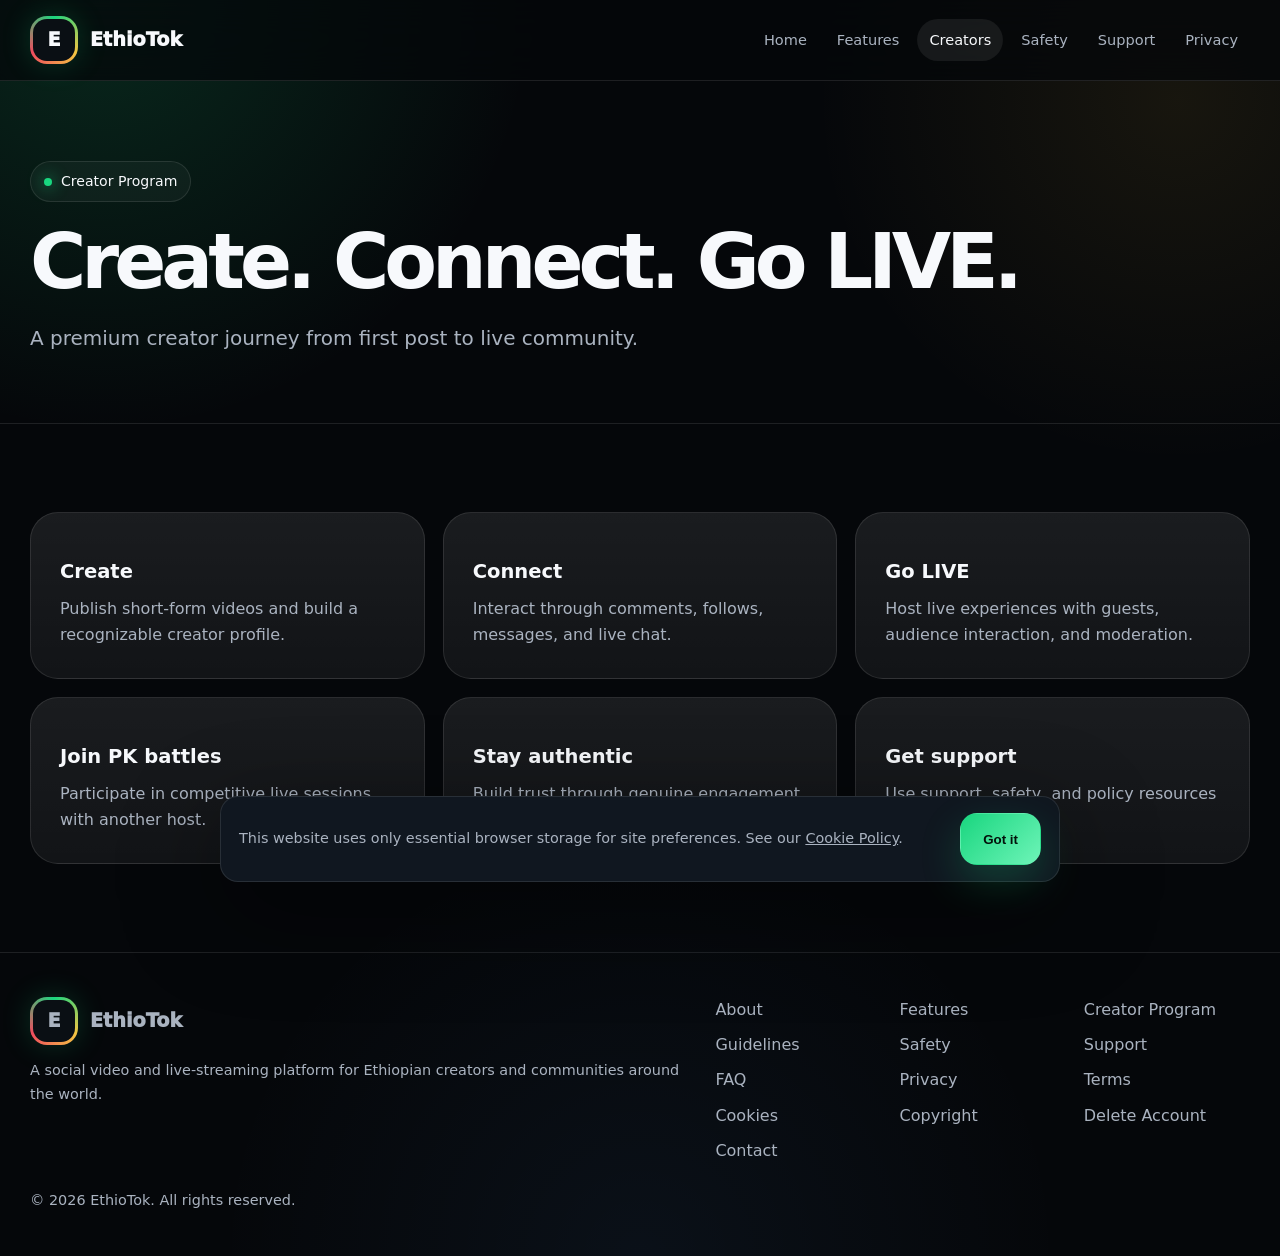
<file: creator-program.html>
<!doctype html><html lang="en"><head><meta charset="utf-8"><meta name="viewport" content="width=device-width,initial-scale=1"><meta name="theme-color" content="#05070a"><meta name="description" content="EthioTok Creator Program."><meta property="og:title" content="Creator Program | EthioTok"><meta property="og:description" content="EthioTok Creator Program."><meta property="og:type" content="website"><link rel="icon" href="data:image/svg+xml,&lt;svg xmlns=&#x27;http://www.w3.org/2000/svg&#x27; viewBox=&#x27;0 0 64 64&#x27;&gt;&lt;rect width=&#x27;64&#x27; height=&#x27;64&#x27; rx=&#x27;16&#x27; fill=&#x27;%230b1015&#x27;/&gt;&lt;path d=&#x27;M14 15h36v8H24v7h20v8H24v7h26v8H14z&#x27; fill=&#x27;%2319d67f&#x27;/&gt;&lt;/svg&gt;"><title>Creator Program | EthioTok</title><style>
:root{
  --bg:#05070a;--bg2:#0a0f15;--panel:rgba(255,255,255,.055);--panel2:rgba(255,255,255,.085);
  --text:#f7f9fc;--muted:#aab3c0;--line:rgba(255,255,255,.10);
  --g:#19d67f;--g2:#6ef4b8;--y:#f4c542;--r:#ef4d5e;--b:#5ea7ff;
  --radius:28px;--shadow:0 30px 100px rgba(0,0,0,.48)
}
*{box-sizing:border-box}html{scroll-behavior:smooth}
body{margin:0;color:var(--text);font-family:Inter,system-ui,-apple-system,"Segoe UI",Arial,sans-serif;line-height:1.65;overflow-x:hidden;
background:
radial-gradient(circle at 8% 0%,rgba(25,214,127,.16),transparent 25%),
radial-gradient(circle at 92% 8%,rgba(244,197,66,.08),transparent 22%),
radial-gradient(circle at 50% 100%,rgba(94,167,255,.06),transparent 30%),var(--bg)}
a{color:inherit}.wrap{width:min(1220px,calc(100% - 34px));margin:auto}
.header{position:sticky;top:0;z-index:50;background:rgba(5,7,10,.74);backdrop-filter:blur(22px);border-bottom:1px solid var(--line)}
.nav{min-height:80px;display:flex;align-items:center;justify-content:space-between;gap:20px}
.brand{display:flex;align-items:center;gap:12px;text-decoration:none;font-weight:950;font-size:1.2rem}
.logo{width:48px;height:48px;padding:3px;border-radius:17px;background:conic-gradient(var(--g),var(--y),var(--r),var(--g));box-shadow:0 0 30px rgba(25,214,127,.2)}
.logo span{width:100%;height:100%;display:grid;place-items:center;border-radius:14px;background:#0a0f14}
.links{display:flex;flex-wrap:wrap;gap:6px}.links a{padding:9px 12px;border-radius:999px;text-decoration:none;color:var(--muted);font-size:.91rem}
.links a:hover,.links a.active{background:rgba(255,255,255,.07);color:var(--text)}
.btn{min-height:52px;padding:0 22px;border-radius:17px;display:inline-flex;align-items:center;justify-content:center;text-decoration:none;font-weight:900;border:1px solid var(--line);transition:.25s ease}
.btn:hover{transform:translateY(-2px)}.primary{color:#03120b;border-color:transparent;background:linear-gradient(135deg,var(--g),var(--g2));box-shadow:0 16px 40px rgba(25,214,127,.22)}
.secondary{background:rgba(255,255,255,.05)}.hero{padding:110px 0 82px;position:relative}
.hero-grid{display:grid;grid-template-columns:1.02fr .98fr;gap:64px;align-items:center}
.kicker{display:inline-flex;align-items:center;gap:9px;padding:8px 13px;border:1px solid var(--line);border-radius:999px;background:rgba(255,255,255,.035);font-size:.88rem}
.dot{width:8px;height:8px;border-radius:50%;background:var(--g);box-shadow:0 0 16px var(--g)}
h1{margin:24px 0;font-size:clamp(3.4rem,7.4vw,7rem);line-height:.93;letter-spacing:-.065em}
.gradient{background:linear-gradient(90deg,var(--g2),var(--y),var(--r));-webkit-background-clip:text;background-clip:text;color:transparent}
.lead{font-size:clamp(1.05rem,2vw,1.25rem);color:var(--muted);max-width:760px}.actions{display:flex;gap:12px;flex-wrap:wrap;margin-top:30px}
.badges{display:flex;gap:9px;flex-wrap:wrap;margin-top:24px}.badge{padding:7px 10px;border:1px solid var(--line);border-radius:999px;background:rgba(255,255,255,.025);font-size:.84rem}
.stage{position:relative;min-height:650px}
.phone{position:absolute;right:4%;top:0;width:min(410px,90%);padding:14px;border-radius:52px;background:linear-gradient(145deg,#283442,#090c10);border:1px solid var(--line);box-shadow:var(--shadow);transform:rotate(2deg);animation:float 5s ease-in-out infinite}
.screen{min-height:600px;border-radius:37px;position:relative;overflow:hidden;background:
linear-gradient(to top,rgba(0,0,0,.96),transparent 62%),
radial-gradient(circle at 45% 28%,rgba(239,77,94,.46),transparent 16%),
radial-gradient(circle at 77% 31%,rgba(25,214,127,.30),transparent 24%),
linear-gradient(145deg,#2c3949,#111820 62%,#040506)}
.screen:after{content:"";position:absolute;inset:0;background:linear-gradient(110deg,transparent 30%,rgba(255,255,255,.06),transparent 60%);transform:translateX(-120%);animation:shine 5s infinite}
.live{position:absolute;top:24px;left:22px;z-index:2;background:var(--r);padding:8px 12px;border-radius:999px;font-size:.75rem;font-weight:950}
.screen-top{position:absolute;top:24px;right:22px;display:flex;gap:8px;z-index:2}.screen-top span{width:36px;height:36px;border-radius:50%;background:rgba(255,255,255,.12);display:grid;place-items:center}
.screen-copy{position:absolute;left:26px;right:26px;bottom:28px;z-index:2}.screen-copy h3{margin:0 0 7px;font-size:1.85rem}.screen-copy p{margin:0;color:#d3dae2}
.chips{display:flex;gap:8px;flex-wrap:wrap;margin-top:16px}.chips span{padding:7px 10px;border-radius:999px;background:rgba(255,255,255,.11);font-size:.8rem}
.float-card{position:absolute;left:0;bottom:70px;width:250px;padding:18px;border-radius:22px;background:rgba(10,15,21,.78);backdrop-filter:blur(18px);border:1px solid var(--line);box-shadow:var(--shadow)}
.float-card strong{display:block;font-size:1.17rem}.small{font-size:.9rem;color:var(--muted)}
.section{padding:88px 0}.section.alt{background:linear-gradient(180deg,rgba(255,255,255,.018),transparent)}
.section h2{margin:0 0 12px;font-size:clamp(2.2rem,4.5vw,4rem);line-height:1.03;letter-spacing:-.05em}
.section-intro{max-width:840px;color:var(--muted);margin:0 0 38px}
.grid{display:grid;grid-template-columns:repeat(3,1fr);gap:18px}.grid.two{grid-template-columns:repeat(2,1fr)}
.card{padding:29px;border-radius:var(--radius);background:linear-gradient(180deg,var(--panel2),var(--panel));border:1px solid var(--line);transition:.25s ease}
.card:hover{transform:translateY(-5px);border-color:rgba(25,214,127,.28)}
.icon{width:52px;height:52px;border-radius:18px;background:rgba(25,214,127,.13);display:grid;place-items:center;font-size:1.35rem}
.card h3{margin:14px 0 8px;font-size:1.22rem}.card p{margin:0;color:var(--muted)}
.demo{display:grid;grid-template-columns:1fr 1fr;gap:28px;align-items:center}
.demo-frame{min-height:460px;border-radius:34px;border:1px solid var(--line);background:
linear-gradient(to top,rgba(0,0,0,.78),transparent),
radial-gradient(circle at 70% 30%,rgba(94,167,255,.25),transparent 30%),#101720;position:relative;overflow:hidden}
.demo-ui{position:absolute;inset:22px;display:grid;grid-template-columns:1.1fr .9fr;gap:14px}
.demo-main,.demo-side{border-radius:24px;border:1px solid var(--line);background:rgba(6,9,13,.56);padding:20px;backdrop-filter:blur(12px)}
.demo-main{display:flex;align-items:flex-end}.demo-side{display:grid;gap:12px}.demo-tile{border-radius:18px;padding:16px;background:rgba(255,255,255,.05);border:1px solid var(--line)}
.stats{display:grid;grid-template-columns:repeat(4,1fr);gap:18px}.stat{padding:28px;border-radius:24px;border:1px solid var(--line);background:rgba(255,255,255,.025)}.stat strong{display:block;font-size:2rem}
.gallery{display:grid;grid-template-columns:repeat(4,1fr);gap:16px}.shot{aspect-ratio:9/16;border-radius:24px;border:1px solid var(--line);background:linear-gradient(to top,rgba(0,0,0,.75),transparent),radial-gradient(circle at 50% 30%,rgba(25,214,127,.25),transparent 25%),#101720;display:flex;align-items:end;padding:18px;box-shadow:var(--shadow)}.shot:nth-child(2n){background:linear-gradient(to top,rgba(0,0,0,.75),transparent),radial-gradient(circle at 50% 30%,rgba(239,77,94,.25),transparent 25%),#101720}
.shot:nth-child(3n){background:linear-gradient(to top,rgba(0,0,0,.75),transparent),radial-gradient(circle at 50% 30%,rgba(244,197,66,.22),transparent 25%),#101720}
.band{display:grid;grid-template-columns:1fr auto;gap:24px;align-items:center;padding:40px;border-radius:32px;background:linear-gradient(110deg,rgba(25,214,127,.17),rgba(244,197,66,.08),rgba(239,77,94,.13));border:1px solid var(--line)}
.store-badges{display:flex;gap:12px;flex-wrap:wrap}.store{padding:12px 16px;border:1px solid var(--line);border-radius:16px;background:rgba(255,255,255,.04)}
.page-hero{padding:80px 0 48px;border-bottom:1px solid var(--line)}.page-hero h1{font-size:clamp(3rem,6vw,5.4rem)}
.layout{display:grid;grid-template-columns:260px 1fr;gap:40px;padding:54px 0 88px}.toc{position:sticky;top:98px;align-self:start;padding:16px;border-radius:19px;background:var(--bg2);border:1px solid var(--line)}
.toc strong{display:block;padding:7px 10px}.toc a{display:block;padding:8px 10px;border-radius:10px;text-decoration:none;color:var(--muted);font-size:.92rem}.toc a:hover{background:rgba(255,255,255,.045);color:var(--text)}
.prose{padding:clamp(26px,5vw,52px);border-radius:28px;background:rgba(255,255,255,.026);border:1px solid var(--line)}.prose h2{font-size:1.62rem;margin-top:2em}.prose p,.prose li{color:#c8ced6}.prose a{color:#75efbd}
.faq{display:grid;gap:12px}.faq details{padding:18px 20px;border:1px solid var(--line);border-radius:17px;background:rgba(255,255,255,.025)}.faq summary{cursor:pointer;font-weight:850}.faq p{color:var(--muted)}
.footer{padding:44px 0;border-top:1px solid var(--line);color:var(--muted)}.footer-grid{display:grid;grid-template-columns:1.1fr .9fr;gap:32px}.footer-links{display:grid;grid-template-columns:repeat(3,1fr);gap:9px 18px}.footer a{text-decoration:none;color:var(--muted)}.footer a:hover{color:var(--text)}
.cookie{position:fixed;left:18px;right:18px;bottom:18px;z-index:60;display:none;max-width:840px;margin:auto;padding:16px 18px;border-radius:18px;background:#101720;border:1px solid var(--line);box-shadow:var(--shadow);align-items:center;justify-content:space-between;gap:16px}.cookie.show{display:flex}.cookie p{margin:0;color:var(--muted);font-size:.9rem}
@keyframes float{50%{transform:rotate(1deg) translateY(-10px)}}@keyframes shine{50%,100%{transform:translateX(120%)}}
@media(max-width:980px){.hero-grid,.demo,.layout,.band,.footer-grid{grid-template-columns:1fr}.grid,.stats{grid-template-columns:1fr 1fr}.gallery{grid-template-columns:repeat(2,1fr)}.stage{min-height:620px}.phone{position:relative;right:auto;margin:auto}.float-card{left:7%;bottom:0}.toc{position:static}}
@media(max-width:760px){.nav{align-items:flex-start;flex-direction:column;padding:15px 0}.grid,.grid.two,.stats{grid-template-columns:1fr}.links a{font-size:.82rem;padding:7px 8px}.footer-links{grid-template-columns:repeat(2,1fr)}}
@media(max-width:560px){.gallery{grid-template-columns:1fr}.hero{padding-top:62px}.float-card{display:none}.cookie{flex-direction:column;align-items:stretch}}
</style></head><body><header class="header"><div class="wrap nav">
<a class="brand" href="index.html"><span class="logo"><span>E</span></span><span>EthioTok</span></a>
<nav class="links"><a href="index.html">Home</a><a href="features.html">Features</a><a href="creator-program.html">Creators</a><a href="safety.html">Safety</a><a href="support.html">Support</a><a href="privacy.html">Privacy</a></nav>
</div></header>
<main><section class="page-hero"><div class="wrap"><span class="kicker"><span class="dot"></span>Creator Program</span><h1>Create. Connect. Go LIVE.</h1><p class="lead">A premium creator journey from first post to live community.</p></div></section><section class="section"><div class="wrap grid">
<article class="card"><h3>Create</h3><p>Publish short-form videos and build a recognizable creator profile.</p></article>
<article class="card"><h3>Connect</h3><p>Interact through comments, follows, messages, and live chat.</p></article>
<article class="card"><h3>Go LIVE</h3><p>Host live experiences with guests, audience interaction, and moderation.</p></article>
<article class="card"><h3>Join PK battles</h3><p>Participate in competitive live sessions with another host.</p></article>
<article class="card"><h3>Stay authentic</h3><p>Build trust through genuine engagement and community standards.</p></article>
<article class="card"><h3>Get support</h3><p>Use support, safety, and policy resources when needed.</p></article>
</div></section></main><footer class="footer"><div class="wrap footer-grid"><div><a class="brand" href="index.html"><span class="logo"><span>E</span></span><span>EthioTok</span></a><p class="small">A social video and live-streaming platform for Ethiopian creators and communities around the world.</p></div><div class="footer-links">
<a href="about.html">About</a><a href="features.html">Features</a><a href="creator-program.html">Creator Program</a><a href="community-guidelines.html">Guidelines</a><a href="safety.html">Safety</a><a href="support.html">Support</a><a href="faq.html">FAQ</a><a href="privacy.html">Privacy</a><a href="terms.html">Terms</a><a href="cookie-policy.html">Cookies</a><a href="copyright.html">Copyright</a><a href="delete-account.html">Delete Account</a><a href="contact.html">Contact</a>
</div></div><div class="wrap small" style="margin-top:24px">© 2026 EthioTok. All rights reserved.</div></footer>
<div class="cookie"><p>This website uses only essential browser storage for site preferences. See our <a href="cookie-policy.html">Cookie Policy</a>.</p><button class="btn primary" data-cookie-close>Got it</button></div><script>
document.addEventListener("DOMContentLoaded",()=>{
 const current=location.pathname.split("/").pop()||"index.html";
 document.querySelectorAll(".links a").forEach(a=>{if(a.getAttribute("href")===current)a.classList.add("active")});
 const banner=document.querySelector(".cookie");
 if(banner&&!localStorage.getItem("ethiotok_cookie_notice"))banner.classList.add("show");
 document.querySelectorAll("[data-cookie-close]").forEach(btn=>btn.addEventListener("click",()=>{localStorage.setItem("ethiotok_cookie_notice","seen");banner?.classList.remove("show")}));
});
</script></body></html>
</file>
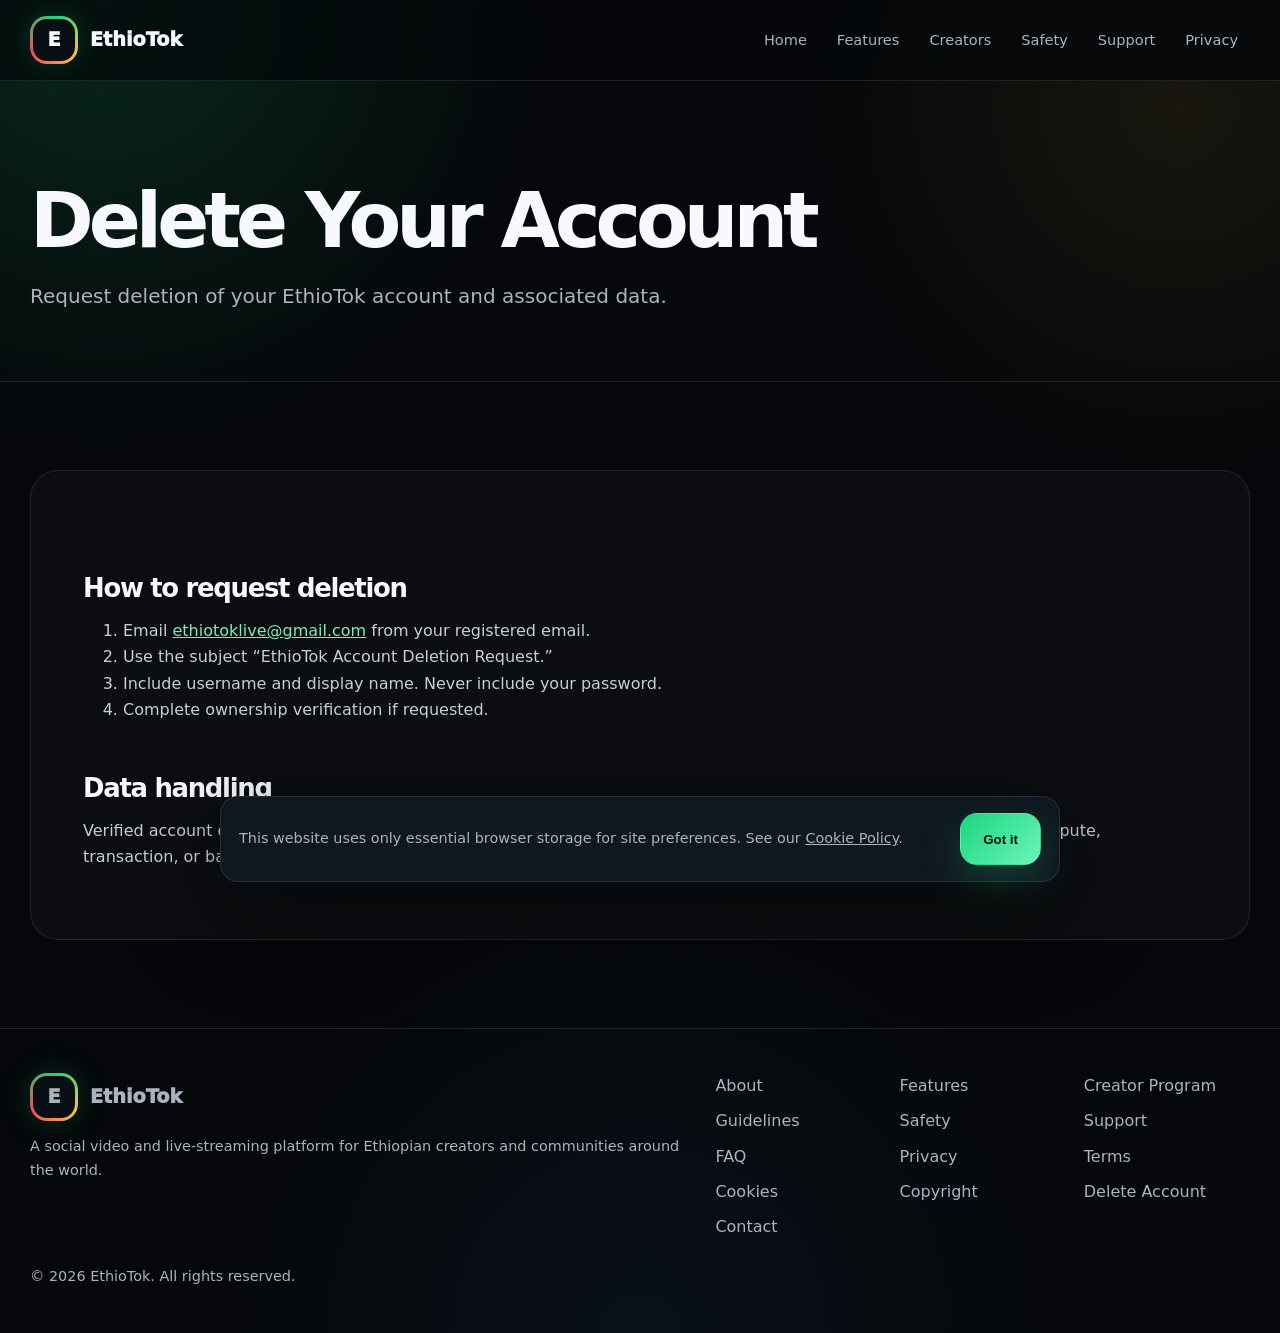
<file: delete-account.html>
<!doctype html><html lang="en"><head><meta charset="utf-8"><meta name="viewport" content="width=device-width,initial-scale=1"><meta name="theme-color" content="#05070a"><meta name="description" content="Delete an EthioTok account."><meta property="og:title" content="Delete Account | EthioTok"><meta property="og:description" content="Delete an EthioTok account."><meta property="og:type" content="website"><link rel="icon" href="data:image/svg+xml,&lt;svg xmlns=&#x27;http://www.w3.org/2000/svg&#x27; viewBox=&#x27;0 0 64 64&#x27;&gt;&lt;rect width=&#x27;64&#x27; height=&#x27;64&#x27; rx=&#x27;16&#x27; fill=&#x27;%230b1015&#x27;/&gt;&lt;path d=&#x27;M14 15h36v8H24v7h20v8H24v7h26v8H14z&#x27; fill=&#x27;%2319d67f&#x27;/&gt;&lt;/svg&gt;"><title>Delete Account | EthioTok</title><style>
:root{
  --bg:#05070a;--bg2:#0a0f15;--panel:rgba(255,255,255,.055);--panel2:rgba(255,255,255,.085);
  --text:#f7f9fc;--muted:#aab3c0;--line:rgba(255,255,255,.10);
  --g:#19d67f;--g2:#6ef4b8;--y:#f4c542;--r:#ef4d5e;--b:#5ea7ff;
  --radius:28px;--shadow:0 30px 100px rgba(0,0,0,.48)
}
*{box-sizing:border-box}html{scroll-behavior:smooth}
body{margin:0;color:var(--text);font-family:Inter,system-ui,-apple-system,"Segoe UI",Arial,sans-serif;line-height:1.65;overflow-x:hidden;
background:
radial-gradient(circle at 8% 0%,rgba(25,214,127,.16),transparent 25%),
radial-gradient(circle at 92% 8%,rgba(244,197,66,.08),transparent 22%),
radial-gradient(circle at 50% 100%,rgba(94,167,255,.06),transparent 30%),var(--bg)}
a{color:inherit}.wrap{width:min(1220px,calc(100% - 34px));margin:auto}
.header{position:sticky;top:0;z-index:50;background:rgba(5,7,10,.74);backdrop-filter:blur(22px);border-bottom:1px solid var(--line)}
.nav{min-height:80px;display:flex;align-items:center;justify-content:space-between;gap:20px}
.brand{display:flex;align-items:center;gap:12px;text-decoration:none;font-weight:950;font-size:1.2rem}
.logo{width:48px;height:48px;padding:3px;border-radius:17px;background:conic-gradient(var(--g),var(--y),var(--r),var(--g));box-shadow:0 0 30px rgba(25,214,127,.2)}
.logo span{width:100%;height:100%;display:grid;place-items:center;border-radius:14px;background:#0a0f14}
.links{display:flex;flex-wrap:wrap;gap:6px}.links a{padding:9px 12px;border-radius:999px;text-decoration:none;color:var(--muted);font-size:.91rem}
.links a:hover,.links a.active{background:rgba(255,255,255,.07);color:var(--text)}
.btn{min-height:52px;padding:0 22px;border-radius:17px;display:inline-flex;align-items:center;justify-content:center;text-decoration:none;font-weight:900;border:1px solid var(--line);transition:.25s ease}
.btn:hover{transform:translateY(-2px)}.primary{color:#03120b;border-color:transparent;background:linear-gradient(135deg,var(--g),var(--g2));box-shadow:0 16px 40px rgba(25,214,127,.22)}
.secondary{background:rgba(255,255,255,.05)}.hero{padding:110px 0 82px;position:relative}
.hero-grid{display:grid;grid-template-columns:1.02fr .98fr;gap:64px;align-items:center}
.kicker{display:inline-flex;align-items:center;gap:9px;padding:8px 13px;border:1px solid var(--line);border-radius:999px;background:rgba(255,255,255,.035);font-size:.88rem}
.dot{width:8px;height:8px;border-radius:50%;background:var(--g);box-shadow:0 0 16px var(--g)}
h1{margin:24px 0;font-size:clamp(3.4rem,7.4vw,7rem);line-height:.93;letter-spacing:-.065em}
.gradient{background:linear-gradient(90deg,var(--g2),var(--y),var(--r));-webkit-background-clip:text;background-clip:text;color:transparent}
.lead{font-size:clamp(1.05rem,2vw,1.25rem);color:var(--muted);max-width:760px}.actions{display:flex;gap:12px;flex-wrap:wrap;margin-top:30px}
.badges{display:flex;gap:9px;flex-wrap:wrap;margin-top:24px}.badge{padding:7px 10px;border:1px solid var(--line);border-radius:999px;background:rgba(255,255,255,.025);font-size:.84rem}
.stage{position:relative;min-height:650px}
.phone{position:absolute;right:4%;top:0;width:min(410px,90%);padding:14px;border-radius:52px;background:linear-gradient(145deg,#283442,#090c10);border:1px solid var(--line);box-shadow:var(--shadow);transform:rotate(2deg);animation:float 5s ease-in-out infinite}
.screen{min-height:600px;border-radius:37px;position:relative;overflow:hidden;background:
linear-gradient(to top,rgba(0,0,0,.96),transparent 62%),
radial-gradient(circle at 45% 28%,rgba(239,77,94,.46),transparent 16%),
radial-gradient(circle at 77% 31%,rgba(25,214,127,.30),transparent 24%),
linear-gradient(145deg,#2c3949,#111820 62%,#040506)}
.screen:after{content:"";position:absolute;inset:0;background:linear-gradient(110deg,transparent 30%,rgba(255,255,255,.06),transparent 60%);transform:translateX(-120%);animation:shine 5s infinite}
.live{position:absolute;top:24px;left:22px;z-index:2;background:var(--r);padding:8px 12px;border-radius:999px;font-size:.75rem;font-weight:950}
.screen-top{position:absolute;top:24px;right:22px;display:flex;gap:8px;z-index:2}.screen-top span{width:36px;height:36px;border-radius:50%;background:rgba(255,255,255,.12);display:grid;place-items:center}
.screen-copy{position:absolute;left:26px;right:26px;bottom:28px;z-index:2}.screen-copy h3{margin:0 0 7px;font-size:1.85rem}.screen-copy p{margin:0;color:#d3dae2}
.chips{display:flex;gap:8px;flex-wrap:wrap;margin-top:16px}.chips span{padding:7px 10px;border-radius:999px;background:rgba(255,255,255,.11);font-size:.8rem}
.float-card{position:absolute;left:0;bottom:70px;width:250px;padding:18px;border-radius:22px;background:rgba(10,15,21,.78);backdrop-filter:blur(18px);border:1px solid var(--line);box-shadow:var(--shadow)}
.float-card strong{display:block;font-size:1.17rem}.small{font-size:.9rem;color:var(--muted)}
.section{padding:88px 0}.section.alt{background:linear-gradient(180deg,rgba(255,255,255,.018),transparent)}
.section h2{margin:0 0 12px;font-size:clamp(2.2rem,4.5vw,4rem);line-height:1.03;letter-spacing:-.05em}
.section-intro{max-width:840px;color:var(--muted);margin:0 0 38px}
.grid{display:grid;grid-template-columns:repeat(3,1fr);gap:18px}.grid.two{grid-template-columns:repeat(2,1fr)}
.card{padding:29px;border-radius:var(--radius);background:linear-gradient(180deg,var(--panel2),var(--panel));border:1px solid var(--line);transition:.25s ease}
.card:hover{transform:translateY(-5px);border-color:rgba(25,214,127,.28)}
.icon{width:52px;height:52px;border-radius:18px;background:rgba(25,214,127,.13);display:grid;place-items:center;font-size:1.35rem}
.card h3{margin:14px 0 8px;font-size:1.22rem}.card p{margin:0;color:var(--muted)}
.demo{display:grid;grid-template-columns:1fr 1fr;gap:28px;align-items:center}
.demo-frame{min-height:460px;border-radius:34px;border:1px solid var(--line);background:
linear-gradient(to top,rgba(0,0,0,.78),transparent),
radial-gradient(circle at 70% 30%,rgba(94,167,255,.25),transparent 30%),#101720;position:relative;overflow:hidden}
.demo-ui{position:absolute;inset:22px;display:grid;grid-template-columns:1.1fr .9fr;gap:14px}
.demo-main,.demo-side{border-radius:24px;border:1px solid var(--line);background:rgba(6,9,13,.56);padding:20px;backdrop-filter:blur(12px)}
.demo-main{display:flex;align-items:flex-end}.demo-side{display:grid;gap:12px}.demo-tile{border-radius:18px;padding:16px;background:rgba(255,255,255,.05);border:1px solid var(--line)}
.stats{display:grid;grid-template-columns:repeat(4,1fr);gap:18px}.stat{padding:28px;border-radius:24px;border:1px solid var(--line);background:rgba(255,255,255,.025)}.stat strong{display:block;font-size:2rem}
.gallery{display:grid;grid-template-columns:repeat(4,1fr);gap:16px}.shot{aspect-ratio:9/16;border-radius:24px;border:1px solid var(--line);background:linear-gradient(to top,rgba(0,0,0,.75),transparent),radial-gradient(circle at 50% 30%,rgba(25,214,127,.25),transparent 25%),#101720;display:flex;align-items:end;padding:18px;box-shadow:var(--shadow)}.shot:nth-child(2n){background:linear-gradient(to top,rgba(0,0,0,.75),transparent),radial-gradient(circle at 50% 30%,rgba(239,77,94,.25),transparent 25%),#101720}
.shot:nth-child(3n){background:linear-gradient(to top,rgba(0,0,0,.75),transparent),radial-gradient(circle at 50% 30%,rgba(244,197,66,.22),transparent 25%),#101720}
.band{display:grid;grid-template-columns:1fr auto;gap:24px;align-items:center;padding:40px;border-radius:32px;background:linear-gradient(110deg,rgba(25,214,127,.17),rgba(244,197,66,.08),rgba(239,77,94,.13));border:1px solid var(--line)}
.store-badges{display:flex;gap:12px;flex-wrap:wrap}.store{padding:12px 16px;border:1px solid var(--line);border-radius:16px;background:rgba(255,255,255,.04)}
.page-hero{padding:80px 0 48px;border-bottom:1px solid var(--line)}.page-hero h1{font-size:clamp(3rem,6vw,5.4rem)}
.layout{display:grid;grid-template-columns:260px 1fr;gap:40px;padding:54px 0 88px}.toc{position:sticky;top:98px;align-self:start;padding:16px;border-radius:19px;background:var(--bg2);border:1px solid var(--line)}
.toc strong{display:block;padding:7px 10px}.toc a{display:block;padding:8px 10px;border-radius:10px;text-decoration:none;color:var(--muted);font-size:.92rem}.toc a:hover{background:rgba(255,255,255,.045);color:var(--text)}
.prose{padding:clamp(26px,5vw,52px);border-radius:28px;background:rgba(255,255,255,.026);border:1px solid var(--line)}.prose h2{font-size:1.62rem;margin-top:2em}.prose p,.prose li{color:#c8ced6}.prose a{color:#75efbd}
.faq{display:grid;gap:12px}.faq details{padding:18px 20px;border:1px solid var(--line);border-radius:17px;background:rgba(255,255,255,.025)}.faq summary{cursor:pointer;font-weight:850}.faq p{color:var(--muted)}
.footer{padding:44px 0;border-top:1px solid var(--line);color:var(--muted)}.footer-grid{display:grid;grid-template-columns:1.1fr .9fr;gap:32px}.footer-links{display:grid;grid-template-columns:repeat(3,1fr);gap:9px 18px}.footer a{text-decoration:none;color:var(--muted)}.footer a:hover{color:var(--text)}
.cookie{position:fixed;left:18px;right:18px;bottom:18px;z-index:60;display:none;max-width:840px;margin:auto;padding:16px 18px;border-radius:18px;background:#101720;border:1px solid var(--line);box-shadow:var(--shadow);align-items:center;justify-content:space-between;gap:16px}.cookie.show{display:flex}.cookie p{margin:0;color:var(--muted);font-size:.9rem}
@keyframes float{50%{transform:rotate(1deg) translateY(-10px)}}@keyframes shine{50%,100%{transform:translateX(120%)}}
@media(max-width:980px){.hero-grid,.demo,.layout,.band,.footer-grid{grid-template-columns:1fr}.grid,.stats{grid-template-columns:1fr 1fr}.gallery{grid-template-columns:repeat(2,1fr)}.stage{min-height:620px}.phone{position:relative;right:auto;margin:auto}.float-card{left:7%;bottom:0}.toc{position:static}}
@media(max-width:760px){.nav{align-items:flex-start;flex-direction:column;padding:15px 0}.grid,.grid.two,.stats{grid-template-columns:1fr}.links a{font-size:.82rem;padding:7px 8px}.footer-links{grid-template-columns:repeat(2,1fr)}}
@media(max-width:560px){.gallery{grid-template-columns:1fr}.hero{padding-top:62px}.float-card{display:none}.cookie{flex-direction:column;align-items:stretch}}
</style></head><body><header class="header"><div class="wrap nav">
<a class="brand" href="index.html"><span class="logo"><span>E</span></span><span>EthioTok</span></a>
<nav class="links"><a href="index.html">Home</a><a href="features.html">Features</a><a href="creator-program.html">Creators</a><a href="safety.html">Safety</a><a href="support.html">Support</a><a href="privacy.html">Privacy</a></nav>
</div></header>
<main><section class="page-hero"><div class="wrap"><h1>Delete Your Account</h1><p class="lead">Request deletion of your EthioTok account and associated data.</p></div></section><section class="section"><div class="wrap prose"><h2>How to request deletion</h2><ol><li>Email <a href="mailto:ethiotoklive@gmail.com?subject=EthioTok%20Account%20Deletion%20Request">ethiotoklive@gmail.com</a> from your registered email.</li><li>Use the subject “EthioTok Account Deletion Request.”</li><li>Include username and display name. Never include your password.</li><li>Complete ownership verification if requested.</li></ol><h2>Data handling</h2><p>Verified account data will be deleted or de-identified, except information retained for legal, security, fraud-prevention, dispute, transaction, or backup purposes.</p></div></section></main><footer class="footer"><div class="wrap footer-grid"><div><a class="brand" href="index.html"><span class="logo"><span>E</span></span><span>EthioTok</span></a><p class="small">A social video and live-streaming platform for Ethiopian creators and communities around the world.</p></div><div class="footer-links">
<a href="about.html">About</a><a href="features.html">Features</a><a href="creator-program.html">Creator Program</a><a href="community-guidelines.html">Guidelines</a><a href="safety.html">Safety</a><a href="support.html">Support</a><a href="faq.html">FAQ</a><a href="privacy.html">Privacy</a><a href="terms.html">Terms</a><a href="cookie-policy.html">Cookies</a><a href="copyright.html">Copyright</a><a href="delete-account.html">Delete Account</a><a href="contact.html">Contact</a>
</div></div><div class="wrap small" style="margin-top:24px">© 2026 EthioTok. All rights reserved.</div></footer>
<div class="cookie"><p>This website uses only essential browser storage for site preferences. See our <a href="cookie-policy.html">Cookie Policy</a>.</p><button class="btn primary" data-cookie-close>Got it</button></div><script>
document.addEventListener("DOMContentLoaded",()=>{
 const current=location.pathname.split("/").pop()||"index.html";
 document.querySelectorAll(".links a").forEach(a=>{if(a.getAttribute("href")===current)a.classList.add("active")});
 const banner=document.querySelector(".cookie");
 if(banner&&!localStorage.getItem("ethiotok_cookie_notice"))banner.classList.add("show");
 document.querySelectorAll("[data-cookie-close]").forEach(btn=>btn.addEventListener("click",()=>{localStorage.setItem("ethiotok_cookie_notice","seen");banner?.classList.remove("show")}));
});
</script></body></html>
</file>
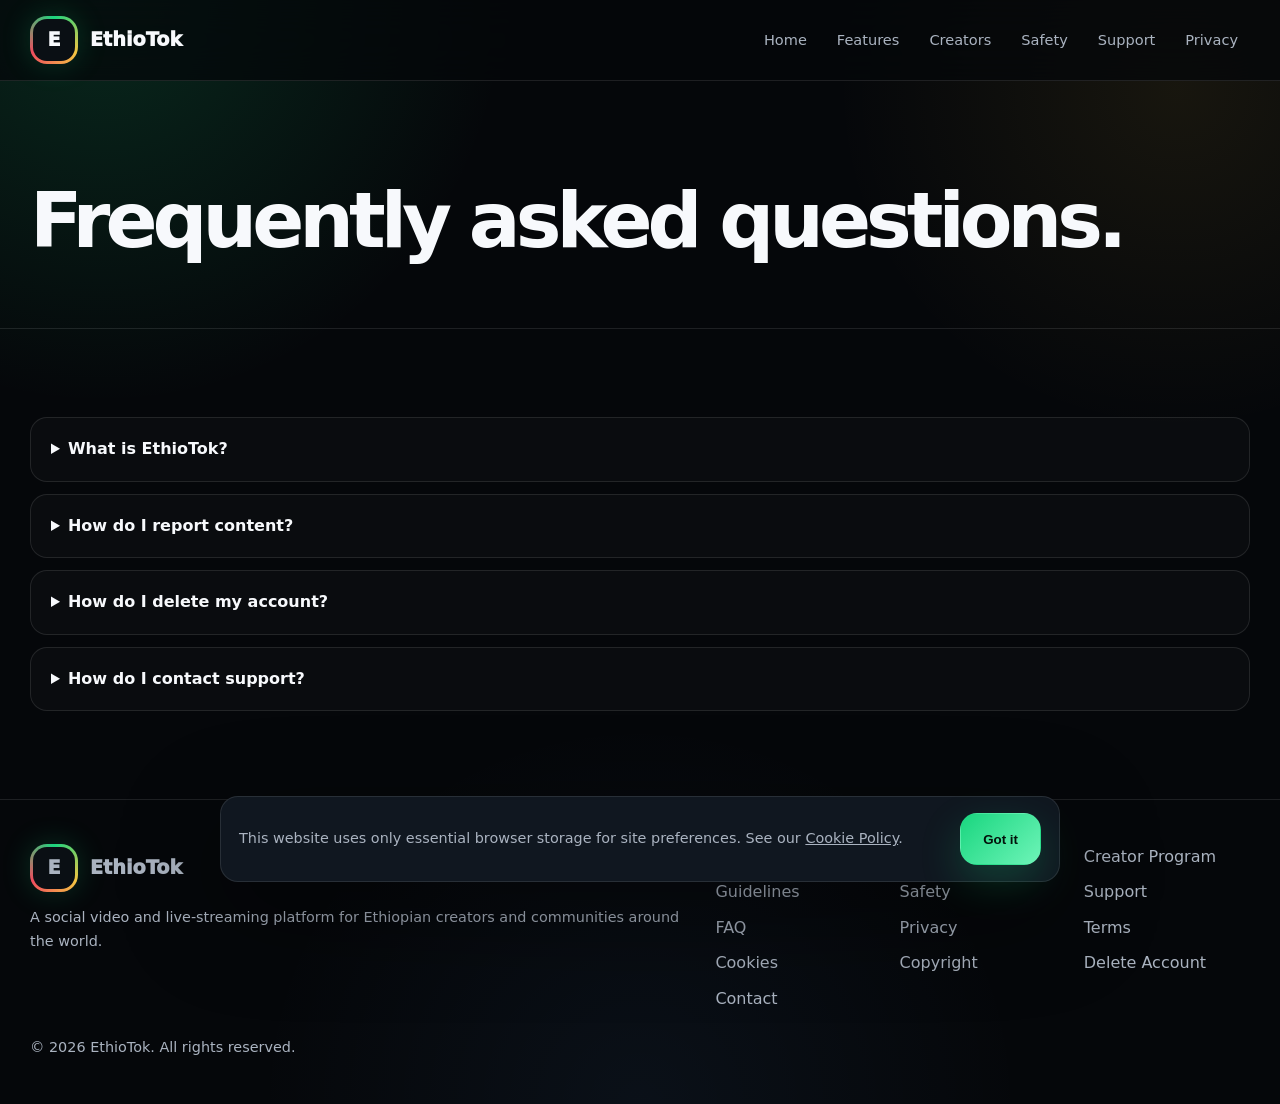
<file: faq.html>
<!doctype html><html lang="en"><head><meta charset="utf-8"><meta name="viewport" content="width=device-width,initial-scale=1"><meta name="theme-color" content="#05070a"><meta name="description" content="Frequently asked questions."><meta property="og:title" content="FAQ | EthioTok"><meta property="og:description" content="Frequently asked questions."><meta property="og:type" content="website"><link rel="icon" href="data:image/svg+xml,&lt;svg xmlns=&#x27;http://www.w3.org/2000/svg&#x27; viewBox=&#x27;0 0 64 64&#x27;&gt;&lt;rect width=&#x27;64&#x27; height=&#x27;64&#x27; rx=&#x27;16&#x27; fill=&#x27;%230b1015&#x27;/&gt;&lt;path d=&#x27;M14 15h36v8H24v7h20v8H24v7h26v8H14z&#x27; fill=&#x27;%2319d67f&#x27;/&gt;&lt;/svg&gt;"><title>FAQ | EthioTok</title><style>
:root{
  --bg:#05070a;--bg2:#0a0f15;--panel:rgba(255,255,255,.055);--panel2:rgba(255,255,255,.085);
  --text:#f7f9fc;--muted:#aab3c0;--line:rgba(255,255,255,.10);
  --g:#19d67f;--g2:#6ef4b8;--y:#f4c542;--r:#ef4d5e;--b:#5ea7ff;
  --radius:28px;--shadow:0 30px 100px rgba(0,0,0,.48)
}
*{box-sizing:border-box}html{scroll-behavior:smooth}
body{margin:0;color:var(--text);font-family:Inter,system-ui,-apple-system,"Segoe UI",Arial,sans-serif;line-height:1.65;overflow-x:hidden;
background:
radial-gradient(circle at 8% 0%,rgba(25,214,127,.16),transparent 25%),
radial-gradient(circle at 92% 8%,rgba(244,197,66,.08),transparent 22%),
radial-gradient(circle at 50% 100%,rgba(94,167,255,.06),transparent 30%),var(--bg)}
a{color:inherit}.wrap{width:min(1220px,calc(100% - 34px));margin:auto}
.header{position:sticky;top:0;z-index:50;background:rgba(5,7,10,.74);backdrop-filter:blur(22px);border-bottom:1px solid var(--line)}
.nav{min-height:80px;display:flex;align-items:center;justify-content:space-between;gap:20px}
.brand{display:flex;align-items:center;gap:12px;text-decoration:none;font-weight:950;font-size:1.2rem}
.logo{width:48px;height:48px;padding:3px;border-radius:17px;background:conic-gradient(var(--g),var(--y),var(--r),var(--g));box-shadow:0 0 30px rgba(25,214,127,.2)}
.logo span{width:100%;height:100%;display:grid;place-items:center;border-radius:14px;background:#0a0f14}
.links{display:flex;flex-wrap:wrap;gap:6px}.links a{padding:9px 12px;border-radius:999px;text-decoration:none;color:var(--muted);font-size:.91rem}
.links a:hover,.links a.active{background:rgba(255,255,255,.07);color:var(--text)}
.btn{min-height:52px;padding:0 22px;border-radius:17px;display:inline-flex;align-items:center;justify-content:center;text-decoration:none;font-weight:900;border:1px solid var(--line);transition:.25s ease}
.btn:hover{transform:translateY(-2px)}.primary{color:#03120b;border-color:transparent;background:linear-gradient(135deg,var(--g),var(--g2));box-shadow:0 16px 40px rgba(25,214,127,.22)}
.secondary{background:rgba(255,255,255,.05)}.hero{padding:110px 0 82px;position:relative}
.hero-grid{display:grid;grid-template-columns:1.02fr .98fr;gap:64px;align-items:center}
.kicker{display:inline-flex;align-items:center;gap:9px;padding:8px 13px;border:1px solid var(--line);border-radius:999px;background:rgba(255,255,255,.035);font-size:.88rem}
.dot{width:8px;height:8px;border-radius:50%;background:var(--g);box-shadow:0 0 16px var(--g)}
h1{margin:24px 0;font-size:clamp(3.4rem,7.4vw,7rem);line-height:.93;letter-spacing:-.065em}
.gradient{background:linear-gradient(90deg,var(--g2),var(--y),var(--r));-webkit-background-clip:text;background-clip:text;color:transparent}
.lead{font-size:clamp(1.05rem,2vw,1.25rem);color:var(--muted);max-width:760px}.actions{display:flex;gap:12px;flex-wrap:wrap;margin-top:30px}
.badges{display:flex;gap:9px;flex-wrap:wrap;margin-top:24px}.badge{padding:7px 10px;border:1px solid var(--line);border-radius:999px;background:rgba(255,255,255,.025);font-size:.84rem}
.stage{position:relative;min-height:650px}
.phone{position:absolute;right:4%;top:0;width:min(410px,90%);padding:14px;border-radius:52px;background:linear-gradient(145deg,#283442,#090c10);border:1px solid var(--line);box-shadow:var(--shadow);transform:rotate(2deg);animation:float 5s ease-in-out infinite}
.screen{min-height:600px;border-radius:37px;position:relative;overflow:hidden;background:
linear-gradient(to top,rgba(0,0,0,.96),transparent 62%),
radial-gradient(circle at 45% 28%,rgba(239,77,94,.46),transparent 16%),
radial-gradient(circle at 77% 31%,rgba(25,214,127,.30),transparent 24%),
linear-gradient(145deg,#2c3949,#111820 62%,#040506)}
.screen:after{content:"";position:absolute;inset:0;background:linear-gradient(110deg,transparent 30%,rgba(255,255,255,.06),transparent 60%);transform:translateX(-120%);animation:shine 5s infinite}
.live{position:absolute;top:24px;left:22px;z-index:2;background:var(--r);padding:8px 12px;border-radius:999px;font-size:.75rem;font-weight:950}
.screen-top{position:absolute;top:24px;right:22px;display:flex;gap:8px;z-index:2}.screen-top span{width:36px;height:36px;border-radius:50%;background:rgba(255,255,255,.12);display:grid;place-items:center}
.screen-copy{position:absolute;left:26px;right:26px;bottom:28px;z-index:2}.screen-copy h3{margin:0 0 7px;font-size:1.85rem}.screen-copy p{margin:0;color:#d3dae2}
.chips{display:flex;gap:8px;flex-wrap:wrap;margin-top:16px}.chips span{padding:7px 10px;border-radius:999px;background:rgba(255,255,255,.11);font-size:.8rem}
.float-card{position:absolute;left:0;bottom:70px;width:250px;padding:18px;border-radius:22px;background:rgba(10,15,21,.78);backdrop-filter:blur(18px);border:1px solid var(--line);box-shadow:var(--shadow)}
.float-card strong{display:block;font-size:1.17rem}.small{font-size:.9rem;color:var(--muted)}
.section{padding:88px 0}.section.alt{background:linear-gradient(180deg,rgba(255,255,255,.018),transparent)}
.section h2{margin:0 0 12px;font-size:clamp(2.2rem,4.5vw,4rem);line-height:1.03;letter-spacing:-.05em}
.section-intro{max-width:840px;color:var(--muted);margin:0 0 38px}
.grid{display:grid;grid-template-columns:repeat(3,1fr);gap:18px}.grid.two{grid-template-columns:repeat(2,1fr)}
.card{padding:29px;border-radius:var(--radius);background:linear-gradient(180deg,var(--panel2),var(--panel));border:1px solid var(--line);transition:.25s ease}
.card:hover{transform:translateY(-5px);border-color:rgba(25,214,127,.28)}
.icon{width:52px;height:52px;border-radius:18px;background:rgba(25,214,127,.13);display:grid;place-items:center;font-size:1.35rem}
.card h3{margin:14px 0 8px;font-size:1.22rem}.card p{margin:0;color:var(--muted)}
.demo{display:grid;grid-template-columns:1fr 1fr;gap:28px;align-items:center}
.demo-frame{min-height:460px;border-radius:34px;border:1px solid var(--line);background:
linear-gradient(to top,rgba(0,0,0,.78),transparent),
radial-gradient(circle at 70% 30%,rgba(94,167,255,.25),transparent 30%),#101720;position:relative;overflow:hidden}
.demo-ui{position:absolute;inset:22px;display:grid;grid-template-columns:1.1fr .9fr;gap:14px}
.demo-main,.demo-side{border-radius:24px;border:1px solid var(--line);background:rgba(6,9,13,.56);padding:20px;backdrop-filter:blur(12px)}
.demo-main{display:flex;align-items:flex-end}.demo-side{display:grid;gap:12px}.demo-tile{border-radius:18px;padding:16px;background:rgba(255,255,255,.05);border:1px solid var(--line)}
.stats{display:grid;grid-template-columns:repeat(4,1fr);gap:18px}.stat{padding:28px;border-radius:24px;border:1px solid var(--line);background:rgba(255,255,255,.025)}.stat strong{display:block;font-size:2rem}
.gallery{display:grid;grid-template-columns:repeat(4,1fr);gap:16px}.shot{aspect-ratio:9/16;border-radius:24px;border:1px solid var(--line);background:linear-gradient(to top,rgba(0,0,0,.75),transparent),radial-gradient(circle at 50% 30%,rgba(25,214,127,.25),transparent 25%),#101720;display:flex;align-items:end;padding:18px;box-shadow:var(--shadow)}.shot:nth-child(2n){background:linear-gradient(to top,rgba(0,0,0,.75),transparent),radial-gradient(circle at 50% 30%,rgba(239,77,94,.25),transparent 25%),#101720}
.shot:nth-child(3n){background:linear-gradient(to top,rgba(0,0,0,.75),transparent),radial-gradient(circle at 50% 30%,rgba(244,197,66,.22),transparent 25%),#101720}
.band{display:grid;grid-template-columns:1fr auto;gap:24px;align-items:center;padding:40px;border-radius:32px;background:linear-gradient(110deg,rgba(25,214,127,.17),rgba(244,197,66,.08),rgba(239,77,94,.13));border:1px solid var(--line)}
.store-badges{display:flex;gap:12px;flex-wrap:wrap}.store{padding:12px 16px;border:1px solid var(--line);border-radius:16px;background:rgba(255,255,255,.04)}
.page-hero{padding:80px 0 48px;border-bottom:1px solid var(--line)}.page-hero h1{font-size:clamp(3rem,6vw,5.4rem)}
.layout{display:grid;grid-template-columns:260px 1fr;gap:40px;padding:54px 0 88px}.toc{position:sticky;top:98px;align-self:start;padding:16px;border-radius:19px;background:var(--bg2);border:1px solid var(--line)}
.toc strong{display:block;padding:7px 10px}.toc a{display:block;padding:8px 10px;border-radius:10px;text-decoration:none;color:var(--muted);font-size:.92rem}.toc a:hover{background:rgba(255,255,255,.045);color:var(--text)}
.prose{padding:clamp(26px,5vw,52px);border-radius:28px;background:rgba(255,255,255,.026);border:1px solid var(--line)}.prose h2{font-size:1.62rem;margin-top:2em}.prose p,.prose li{color:#c8ced6}.prose a{color:#75efbd}
.faq{display:grid;gap:12px}.faq details{padding:18px 20px;border:1px solid var(--line);border-radius:17px;background:rgba(255,255,255,.025)}.faq summary{cursor:pointer;font-weight:850}.faq p{color:var(--muted)}
.footer{padding:44px 0;border-top:1px solid var(--line);color:var(--muted)}.footer-grid{display:grid;grid-template-columns:1.1fr .9fr;gap:32px}.footer-links{display:grid;grid-template-columns:repeat(3,1fr);gap:9px 18px}.footer a{text-decoration:none;color:var(--muted)}.footer a:hover{color:var(--text)}
.cookie{position:fixed;left:18px;right:18px;bottom:18px;z-index:60;display:none;max-width:840px;margin:auto;padding:16px 18px;border-radius:18px;background:#101720;border:1px solid var(--line);box-shadow:var(--shadow);align-items:center;justify-content:space-between;gap:16px}.cookie.show{display:flex}.cookie p{margin:0;color:var(--muted);font-size:.9rem}
@keyframes float{50%{transform:rotate(1deg) translateY(-10px)}}@keyframes shine{50%,100%{transform:translateX(120%)}}
@media(max-width:980px){.hero-grid,.demo,.layout,.band,.footer-grid{grid-template-columns:1fr}.grid,.stats{grid-template-columns:1fr 1fr}.gallery{grid-template-columns:repeat(2,1fr)}.stage{min-height:620px}.phone{position:relative;right:auto;margin:auto}.float-card{left:7%;bottom:0}.toc{position:static}}
@media(max-width:760px){.nav{align-items:flex-start;flex-direction:column;padding:15px 0}.grid,.grid.two,.stats{grid-template-columns:1fr}.links a{font-size:.82rem;padding:7px 8px}.footer-links{grid-template-columns:repeat(2,1fr)}}
@media(max-width:560px){.gallery{grid-template-columns:1fr}.hero{padding-top:62px}.float-card{display:none}.cookie{flex-direction:column;align-items:stretch}}
</style></head><body><header class="header"><div class="wrap nav">
<a class="brand" href="index.html"><span class="logo"><span>E</span></span><span>EthioTok</span></a>
<nav class="links"><a href="index.html">Home</a><a href="features.html">Features</a><a href="creator-program.html">Creators</a><a href="safety.html">Safety</a><a href="support.html">Support</a><a href="privacy.html">Privacy</a></nav>
</div></header>
<main><section class="page-hero"><div class="wrap"><h1>Frequently asked questions.</h1></div></section><section class="section"><div class="wrap faq">
<details><summary>What is EthioTok?</summary><p>A social video and live-streaming platform for Ethiopian creators and communities.</p></details>
<details><summary>How do I report content?</summary><p>Use in-app reporting where available or contact support.</p></details>
<details><summary>How do I delete my account?</summary><p>Visit the <a href="delete-account.html">Delete Account page</a>.</p></details>
<details><summary>How do I contact support?</summary><p>Email <a href="mailto:ethiotoklive@gmail.com">ethiotoklive@gmail.com</a>.</p></details>
</div></section></main><footer class="footer"><div class="wrap footer-grid"><div><a class="brand" href="index.html"><span class="logo"><span>E</span></span><span>EthioTok</span></a><p class="small">A social video and live-streaming platform for Ethiopian creators and communities around the world.</p></div><div class="footer-links">
<a href="about.html">About</a><a href="features.html">Features</a><a href="creator-program.html">Creator Program</a><a href="community-guidelines.html">Guidelines</a><a href="safety.html">Safety</a><a href="support.html">Support</a><a href="faq.html">FAQ</a><a href="privacy.html">Privacy</a><a href="terms.html">Terms</a><a href="cookie-policy.html">Cookies</a><a href="copyright.html">Copyright</a><a href="delete-account.html">Delete Account</a><a href="contact.html">Contact</a>
</div></div><div class="wrap small" style="margin-top:24px">© 2026 EthioTok. All rights reserved.</div></footer>
<div class="cookie"><p>This website uses only essential browser storage for site preferences. See our <a href="cookie-policy.html">Cookie Policy</a>.</p><button class="btn primary" data-cookie-close>Got it</button></div><script>
document.addEventListener("DOMContentLoaded",()=>{
 const current=location.pathname.split("/").pop()||"index.html";
 document.querySelectorAll(".links a").forEach(a=>{if(a.getAttribute("href")===current)a.classList.add("active")});
 const banner=document.querySelector(".cookie");
 if(banner&&!localStorage.getItem("ethiotok_cookie_notice"))banner.classList.add("show");
 document.querySelectorAll("[data-cookie-close]").forEach(btn=>btn.addEventListener("click",()=>{localStorage.setItem("ethiotok_cookie_notice","seen");banner?.classList.remove("show")}));
});
</script></body></html>
</file>
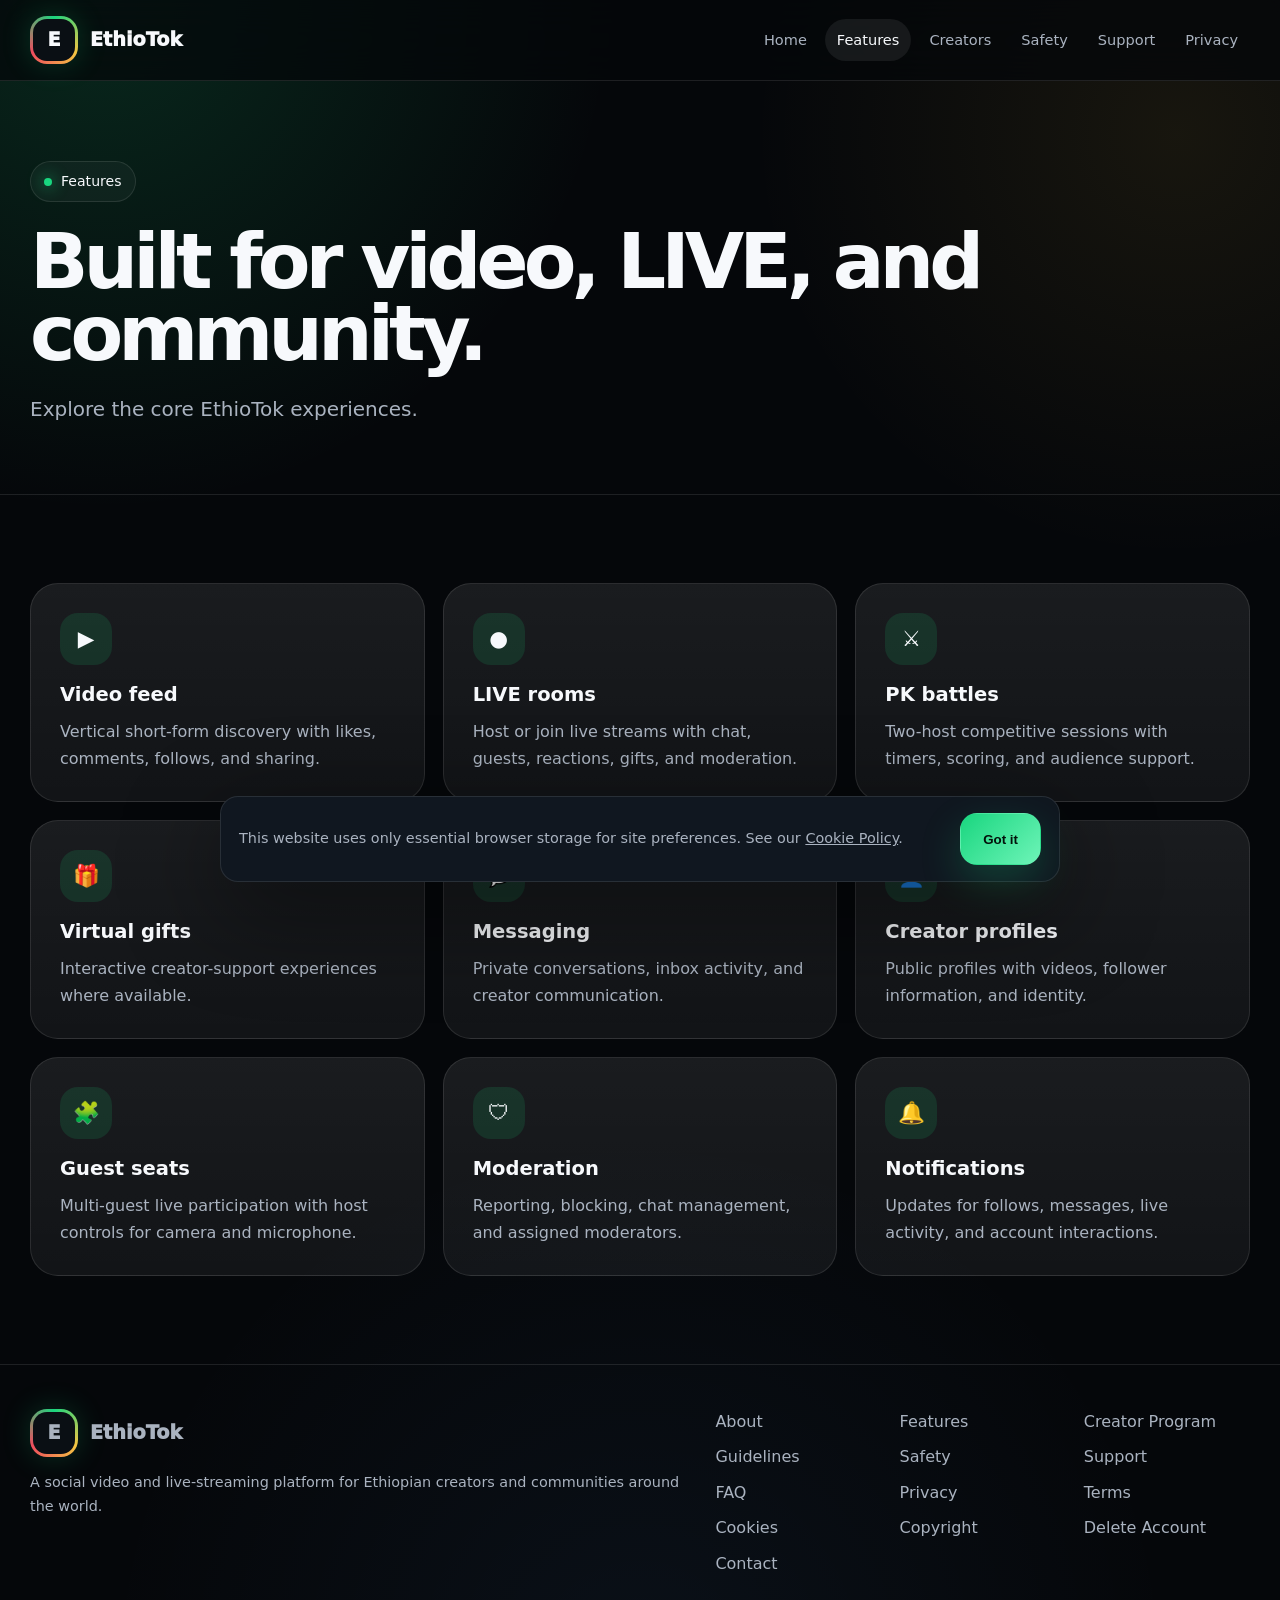
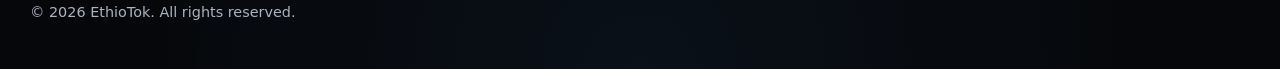
<file: features.html>
<!doctype html><html lang="en"><head><meta charset="utf-8"><meta name="viewport" content="width=device-width,initial-scale=1"><meta name="theme-color" content="#05070a"><meta name="description" content="Explore EthioTok features."><meta property="og:title" content="Features | EthioTok"><meta property="og:description" content="Explore EthioTok features."><meta property="og:type" content="website"><link rel="icon" href="data:image/svg+xml,&lt;svg xmlns=&#x27;http://www.w3.org/2000/svg&#x27; viewBox=&#x27;0 0 64 64&#x27;&gt;&lt;rect width=&#x27;64&#x27; height=&#x27;64&#x27; rx=&#x27;16&#x27; fill=&#x27;%230b1015&#x27;/&gt;&lt;path d=&#x27;M14 15h36v8H24v7h20v8H24v7h26v8H14z&#x27; fill=&#x27;%2319d67f&#x27;/&gt;&lt;/svg&gt;"><title>Features | EthioTok</title><style>
:root{
  --bg:#05070a;--bg2:#0a0f15;--panel:rgba(255,255,255,.055);--panel2:rgba(255,255,255,.085);
  --text:#f7f9fc;--muted:#aab3c0;--line:rgba(255,255,255,.10);
  --g:#19d67f;--g2:#6ef4b8;--y:#f4c542;--r:#ef4d5e;--b:#5ea7ff;
  --radius:28px;--shadow:0 30px 100px rgba(0,0,0,.48)
}
*{box-sizing:border-box}html{scroll-behavior:smooth}
body{margin:0;color:var(--text);font-family:Inter,system-ui,-apple-system,"Segoe UI",Arial,sans-serif;line-height:1.65;overflow-x:hidden;
background:
radial-gradient(circle at 8% 0%,rgba(25,214,127,.16),transparent 25%),
radial-gradient(circle at 92% 8%,rgba(244,197,66,.08),transparent 22%),
radial-gradient(circle at 50% 100%,rgba(94,167,255,.06),transparent 30%),var(--bg)}
a{color:inherit}.wrap{width:min(1220px,calc(100% - 34px));margin:auto}
.header{position:sticky;top:0;z-index:50;background:rgba(5,7,10,.74);backdrop-filter:blur(22px);border-bottom:1px solid var(--line)}
.nav{min-height:80px;display:flex;align-items:center;justify-content:space-between;gap:20px}
.brand{display:flex;align-items:center;gap:12px;text-decoration:none;font-weight:950;font-size:1.2rem}
.logo{width:48px;height:48px;padding:3px;border-radius:17px;background:conic-gradient(var(--g),var(--y),var(--r),var(--g));box-shadow:0 0 30px rgba(25,214,127,.2)}
.logo span{width:100%;height:100%;display:grid;place-items:center;border-radius:14px;background:#0a0f14}
.links{display:flex;flex-wrap:wrap;gap:6px}.links a{padding:9px 12px;border-radius:999px;text-decoration:none;color:var(--muted);font-size:.91rem}
.links a:hover,.links a.active{background:rgba(255,255,255,.07);color:var(--text)}
.btn{min-height:52px;padding:0 22px;border-radius:17px;display:inline-flex;align-items:center;justify-content:center;text-decoration:none;font-weight:900;border:1px solid var(--line);transition:.25s ease}
.btn:hover{transform:translateY(-2px)}.primary{color:#03120b;border-color:transparent;background:linear-gradient(135deg,var(--g),var(--g2));box-shadow:0 16px 40px rgba(25,214,127,.22)}
.secondary{background:rgba(255,255,255,.05)}.hero{padding:110px 0 82px;position:relative}
.hero-grid{display:grid;grid-template-columns:1.02fr .98fr;gap:64px;align-items:center}
.kicker{display:inline-flex;align-items:center;gap:9px;padding:8px 13px;border:1px solid var(--line);border-radius:999px;background:rgba(255,255,255,.035);font-size:.88rem}
.dot{width:8px;height:8px;border-radius:50%;background:var(--g);box-shadow:0 0 16px var(--g)}
h1{margin:24px 0;font-size:clamp(3.4rem,7.4vw,7rem);line-height:.93;letter-spacing:-.065em}
.gradient{background:linear-gradient(90deg,var(--g2),var(--y),var(--r));-webkit-background-clip:text;background-clip:text;color:transparent}
.lead{font-size:clamp(1.05rem,2vw,1.25rem);color:var(--muted);max-width:760px}.actions{display:flex;gap:12px;flex-wrap:wrap;margin-top:30px}
.badges{display:flex;gap:9px;flex-wrap:wrap;margin-top:24px}.badge{padding:7px 10px;border:1px solid var(--line);border-radius:999px;background:rgba(255,255,255,.025);font-size:.84rem}
.stage{position:relative;min-height:650px}
.phone{position:absolute;right:4%;top:0;width:min(410px,90%);padding:14px;border-radius:52px;background:linear-gradient(145deg,#283442,#090c10);border:1px solid var(--line);box-shadow:var(--shadow);transform:rotate(2deg);animation:float 5s ease-in-out infinite}
.screen{min-height:600px;border-radius:37px;position:relative;overflow:hidden;background:
linear-gradient(to top,rgba(0,0,0,.96),transparent 62%),
radial-gradient(circle at 45% 28%,rgba(239,77,94,.46),transparent 16%),
radial-gradient(circle at 77% 31%,rgba(25,214,127,.30),transparent 24%),
linear-gradient(145deg,#2c3949,#111820 62%,#040506)}
.screen:after{content:"";position:absolute;inset:0;background:linear-gradient(110deg,transparent 30%,rgba(255,255,255,.06),transparent 60%);transform:translateX(-120%);animation:shine 5s infinite}
.live{position:absolute;top:24px;left:22px;z-index:2;background:var(--r);padding:8px 12px;border-radius:999px;font-size:.75rem;font-weight:950}
.screen-top{position:absolute;top:24px;right:22px;display:flex;gap:8px;z-index:2}.screen-top span{width:36px;height:36px;border-radius:50%;background:rgba(255,255,255,.12);display:grid;place-items:center}
.screen-copy{position:absolute;left:26px;right:26px;bottom:28px;z-index:2}.screen-copy h3{margin:0 0 7px;font-size:1.85rem}.screen-copy p{margin:0;color:#d3dae2}
.chips{display:flex;gap:8px;flex-wrap:wrap;margin-top:16px}.chips span{padding:7px 10px;border-radius:999px;background:rgba(255,255,255,.11);font-size:.8rem}
.float-card{position:absolute;left:0;bottom:70px;width:250px;padding:18px;border-radius:22px;background:rgba(10,15,21,.78);backdrop-filter:blur(18px);border:1px solid var(--line);box-shadow:var(--shadow)}
.float-card strong{display:block;font-size:1.17rem}.small{font-size:.9rem;color:var(--muted)}
.section{padding:88px 0}.section.alt{background:linear-gradient(180deg,rgba(255,255,255,.018),transparent)}
.section h2{margin:0 0 12px;font-size:clamp(2.2rem,4.5vw,4rem);line-height:1.03;letter-spacing:-.05em}
.section-intro{max-width:840px;color:var(--muted);margin:0 0 38px}
.grid{display:grid;grid-template-columns:repeat(3,1fr);gap:18px}.grid.two{grid-template-columns:repeat(2,1fr)}
.card{padding:29px;border-radius:var(--radius);background:linear-gradient(180deg,var(--panel2),var(--panel));border:1px solid var(--line);transition:.25s ease}
.card:hover{transform:translateY(-5px);border-color:rgba(25,214,127,.28)}
.icon{width:52px;height:52px;border-radius:18px;background:rgba(25,214,127,.13);display:grid;place-items:center;font-size:1.35rem}
.card h3{margin:14px 0 8px;font-size:1.22rem}.card p{margin:0;color:var(--muted)}
.demo{display:grid;grid-template-columns:1fr 1fr;gap:28px;align-items:center}
.demo-frame{min-height:460px;border-radius:34px;border:1px solid var(--line);background:
linear-gradient(to top,rgba(0,0,0,.78),transparent),
radial-gradient(circle at 70% 30%,rgba(94,167,255,.25),transparent 30%),#101720;position:relative;overflow:hidden}
.demo-ui{position:absolute;inset:22px;display:grid;grid-template-columns:1.1fr .9fr;gap:14px}
.demo-main,.demo-side{border-radius:24px;border:1px solid var(--line);background:rgba(6,9,13,.56);padding:20px;backdrop-filter:blur(12px)}
.demo-main{display:flex;align-items:flex-end}.demo-side{display:grid;gap:12px}.demo-tile{border-radius:18px;padding:16px;background:rgba(255,255,255,.05);border:1px solid var(--line)}
.stats{display:grid;grid-template-columns:repeat(4,1fr);gap:18px}.stat{padding:28px;border-radius:24px;border:1px solid var(--line);background:rgba(255,255,255,.025)}.stat strong{display:block;font-size:2rem}
.gallery{display:grid;grid-template-columns:repeat(4,1fr);gap:16px}.shot{aspect-ratio:9/16;border-radius:24px;border:1px solid var(--line);background:linear-gradient(to top,rgba(0,0,0,.75),transparent),radial-gradient(circle at 50% 30%,rgba(25,214,127,.25),transparent 25%),#101720;display:flex;align-items:end;padding:18px;box-shadow:var(--shadow)}.shot:nth-child(2n){background:linear-gradient(to top,rgba(0,0,0,.75),transparent),radial-gradient(circle at 50% 30%,rgba(239,77,94,.25),transparent 25%),#101720}
.shot:nth-child(3n){background:linear-gradient(to top,rgba(0,0,0,.75),transparent),radial-gradient(circle at 50% 30%,rgba(244,197,66,.22),transparent 25%),#101720}
.band{display:grid;grid-template-columns:1fr auto;gap:24px;align-items:center;padding:40px;border-radius:32px;background:linear-gradient(110deg,rgba(25,214,127,.17),rgba(244,197,66,.08),rgba(239,77,94,.13));border:1px solid var(--line)}
.store-badges{display:flex;gap:12px;flex-wrap:wrap}.store{padding:12px 16px;border:1px solid var(--line);border-radius:16px;background:rgba(255,255,255,.04)}
.page-hero{padding:80px 0 48px;border-bottom:1px solid var(--line)}.page-hero h1{font-size:clamp(3rem,6vw,5.4rem)}
.layout{display:grid;grid-template-columns:260px 1fr;gap:40px;padding:54px 0 88px}.toc{position:sticky;top:98px;align-self:start;padding:16px;border-radius:19px;background:var(--bg2);border:1px solid var(--line)}
.toc strong{display:block;padding:7px 10px}.toc a{display:block;padding:8px 10px;border-radius:10px;text-decoration:none;color:var(--muted);font-size:.92rem}.toc a:hover{background:rgba(255,255,255,.045);color:var(--text)}
.prose{padding:clamp(26px,5vw,52px);border-radius:28px;background:rgba(255,255,255,.026);border:1px solid var(--line)}.prose h2{font-size:1.62rem;margin-top:2em}.prose p,.prose li{color:#c8ced6}.prose a{color:#75efbd}
.faq{display:grid;gap:12px}.faq details{padding:18px 20px;border:1px solid var(--line);border-radius:17px;background:rgba(255,255,255,.025)}.faq summary{cursor:pointer;font-weight:850}.faq p{color:var(--muted)}
.footer{padding:44px 0;border-top:1px solid var(--line);color:var(--muted)}.footer-grid{display:grid;grid-template-columns:1.1fr .9fr;gap:32px}.footer-links{display:grid;grid-template-columns:repeat(3,1fr);gap:9px 18px}.footer a{text-decoration:none;color:var(--muted)}.footer a:hover{color:var(--text)}
.cookie{position:fixed;left:18px;right:18px;bottom:18px;z-index:60;display:none;max-width:840px;margin:auto;padding:16px 18px;border-radius:18px;background:#101720;border:1px solid var(--line);box-shadow:var(--shadow);align-items:center;justify-content:space-between;gap:16px}.cookie.show{display:flex}.cookie p{margin:0;color:var(--muted);font-size:.9rem}
@keyframes float{50%{transform:rotate(1deg) translateY(-10px)}}@keyframes shine{50%,100%{transform:translateX(120%)}}
@media(max-width:980px){.hero-grid,.demo,.layout,.band,.footer-grid{grid-template-columns:1fr}.grid,.stats{grid-template-columns:1fr 1fr}.gallery{grid-template-columns:repeat(2,1fr)}.stage{min-height:620px}.phone{position:relative;right:auto;margin:auto}.float-card{left:7%;bottom:0}.toc{position:static}}
@media(max-width:760px){.nav{align-items:flex-start;flex-direction:column;padding:15px 0}.grid,.grid.two,.stats{grid-template-columns:1fr}.links a{font-size:.82rem;padding:7px 8px}.footer-links{grid-template-columns:repeat(2,1fr)}}
@media(max-width:560px){.gallery{grid-template-columns:1fr}.hero{padding-top:62px}.float-card{display:none}.cookie{flex-direction:column;align-items:stretch}}
</style></head><body><header class="header"><div class="wrap nav">
<a class="brand" href="index.html"><span class="logo"><span>E</span></span><span>EthioTok</span></a>
<nav class="links"><a href="index.html">Home</a><a href="features.html">Features</a><a href="creator-program.html">Creators</a><a href="safety.html">Safety</a><a href="support.html">Support</a><a href="privacy.html">Privacy</a></nav>
</div></header>
<main><section class="page-hero"><div class="wrap"><span class="kicker"><span class="dot"></span>Features</span><h1>Built for video, LIVE, and community.</h1><p class="lead">Explore the core EthioTok experiences.</p></div></section><section class="section"><div class="wrap grid">
<article class="card"><div class="icon">▶</div><h3>Video feed</h3><p>Vertical short-form discovery with likes, comments, follows, and sharing.</p></article>
<article class="card"><div class="icon">●</div><h3>LIVE rooms</h3><p>Host or join live streams with chat, guests, reactions, gifts, and moderation.</p></article>
<article class="card"><div class="icon">⚔</div><h3>PK battles</h3><p>Two-host competitive sessions with timers, scoring, and audience support.</p></article>
<article class="card"><div class="icon">🎁</div><h3>Virtual gifts</h3><p>Interactive creator-support experiences where available.</p></article>
<article class="card"><div class="icon">💬</div><h3>Messaging</h3><p>Private conversations, inbox activity, and creator communication.</p></article>
<article class="card"><div class="icon">👤</div><h3>Creator profiles</h3><p>Public profiles with videos, follower information, and identity.</p></article>
<article class="card"><div class="icon">🧩</div><h3>Guest seats</h3><p>Multi-guest live participation with host controls for camera and microphone.</p></article>
<article class="card"><div class="icon">🛡</div><h3>Moderation</h3><p>Reporting, blocking, chat management, and assigned moderators.</p></article>
<article class="card"><div class="icon">🔔</div><h3>Notifications</h3><p>Updates for follows, messages, live activity, and account interactions.</p></article>
</div></section></main><footer class="footer"><div class="wrap footer-grid"><div><a class="brand" href="index.html"><span class="logo"><span>E</span></span><span>EthioTok</span></a><p class="small">A social video and live-streaming platform for Ethiopian creators and communities around the world.</p></div><div class="footer-links">
<a href="about.html">About</a><a href="features.html">Features</a><a href="creator-program.html">Creator Program</a><a href="community-guidelines.html">Guidelines</a><a href="safety.html">Safety</a><a href="support.html">Support</a><a href="faq.html">FAQ</a><a href="privacy.html">Privacy</a><a href="terms.html">Terms</a><a href="cookie-policy.html">Cookies</a><a href="copyright.html">Copyright</a><a href="delete-account.html">Delete Account</a><a href="contact.html">Contact</a>
</div></div><div class="wrap small" style="margin-top:24px">© 2026 EthioTok. All rights reserved.</div></footer>
<div class="cookie"><p>This website uses only essential browser storage for site preferences. See our <a href="cookie-policy.html">Cookie Policy</a>.</p><button class="btn primary" data-cookie-close>Got it</button></div><script>
document.addEventListener("DOMContentLoaded",()=>{
 const current=location.pathname.split("/").pop()||"index.html";
 document.querySelectorAll(".links a").forEach(a=>{if(a.getAttribute("href")===current)a.classList.add("active")});
 const banner=document.querySelector(".cookie");
 if(banner&&!localStorage.getItem("ethiotok_cookie_notice"))banner.classList.add("show");
 document.querySelectorAll("[data-cookie-close]").forEach(btn=>btn.addEventListener("click",()=>{localStorage.setItem("ethiotok_cookie_notice","seen");banner?.classList.remove("show")}));
});
</script></body></html>
</file>
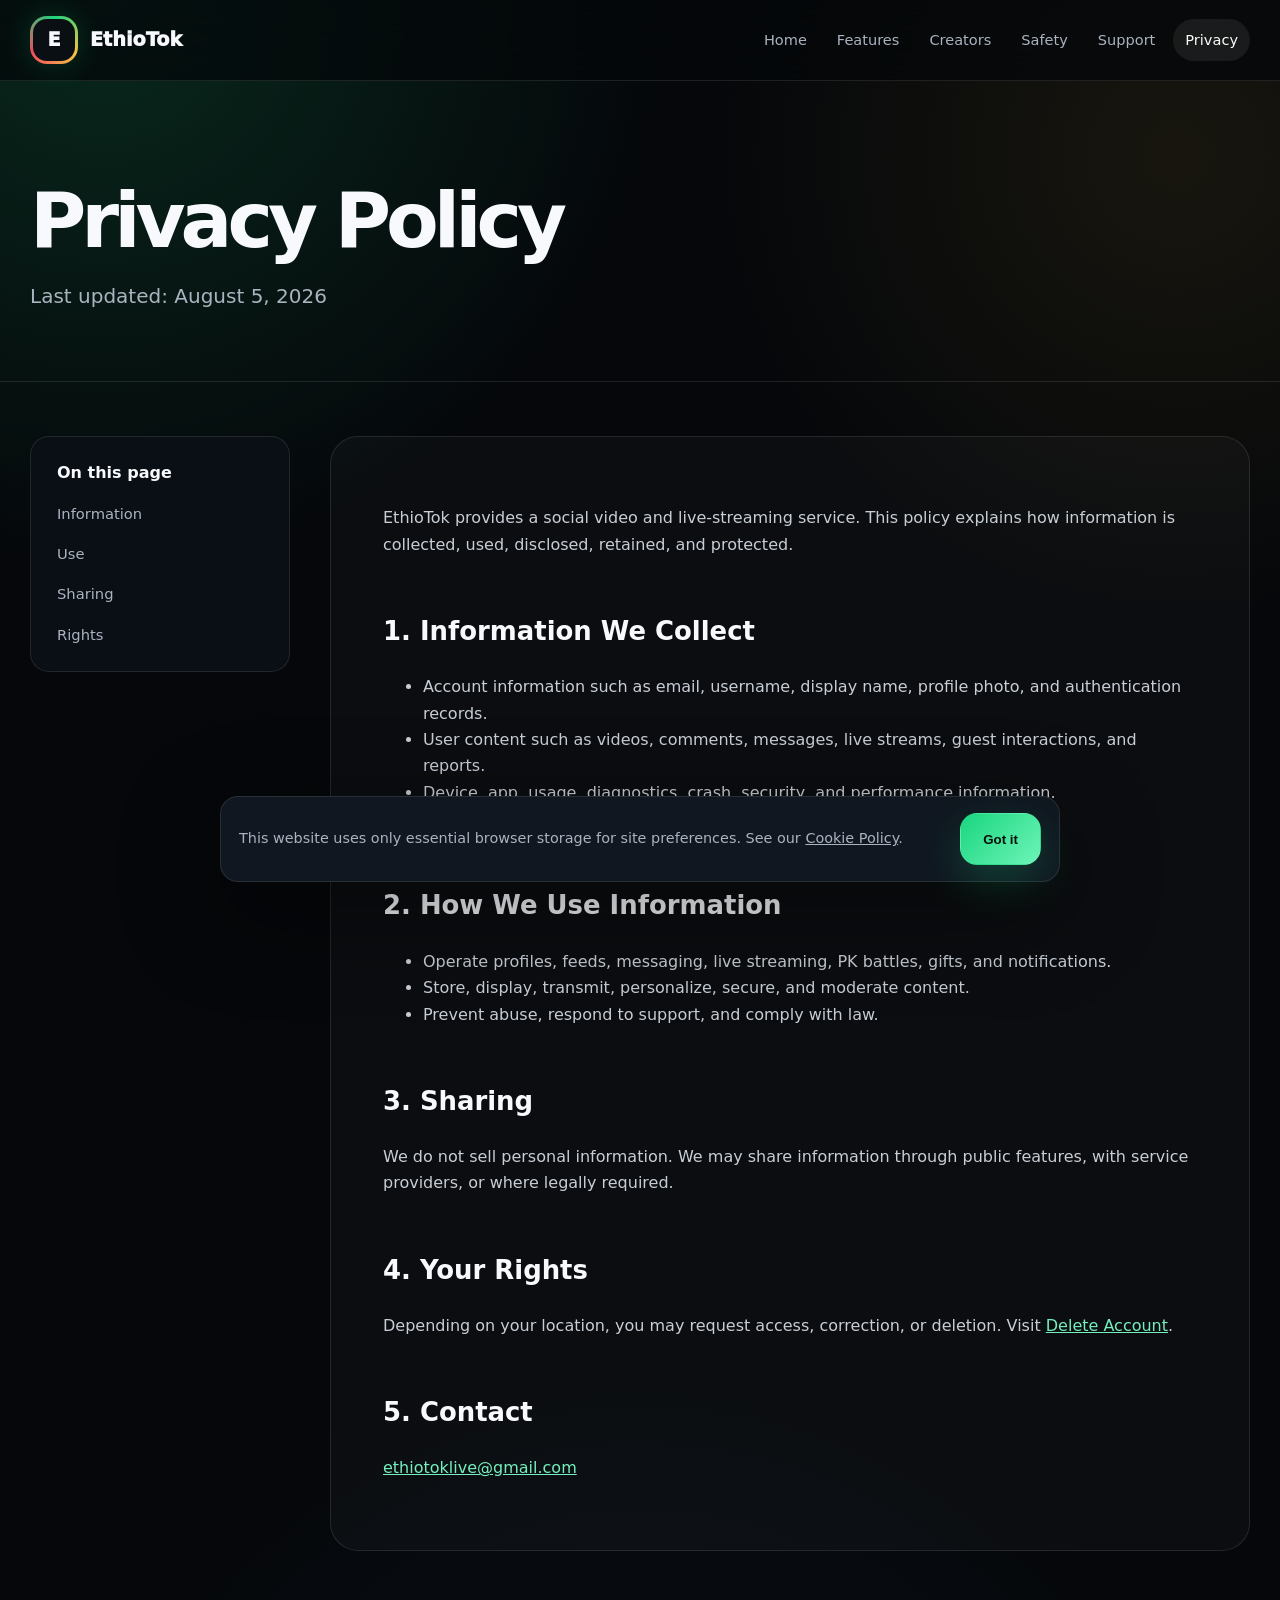
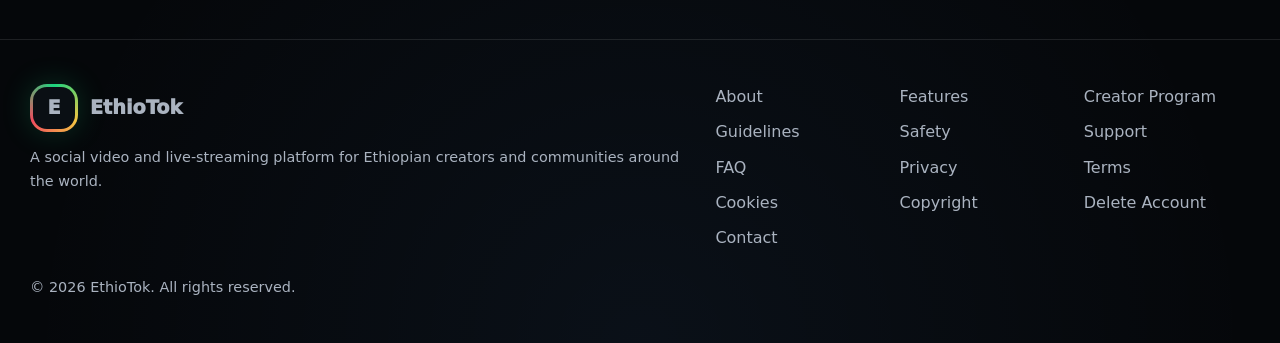
<file: privacy.html>
<!doctype html><html lang="en"><head><meta charset="utf-8"><meta name="viewport" content="width=device-width,initial-scale=1"><meta name="theme-color" content="#05070a"><meta name="description" content="EthioTok Privacy Policy."><meta property="og:title" content="Privacy Policy | EthioTok"><meta property="og:description" content="EthioTok Privacy Policy."><meta property="og:type" content="website"><link rel="icon" href="data:image/svg+xml,&lt;svg xmlns=&#x27;http://www.w3.org/2000/svg&#x27; viewBox=&#x27;0 0 64 64&#x27;&gt;&lt;rect width=&#x27;64&#x27; height=&#x27;64&#x27; rx=&#x27;16&#x27; fill=&#x27;%230b1015&#x27;/&gt;&lt;path d=&#x27;M14 15h36v8H24v7h20v8H24v7h26v8H14z&#x27; fill=&#x27;%2319d67f&#x27;/&gt;&lt;/svg&gt;"><title>Privacy Policy | EthioTok</title><style>
:root{
  --bg:#05070a;--bg2:#0a0f15;--panel:rgba(255,255,255,.055);--panel2:rgba(255,255,255,.085);
  --text:#f7f9fc;--muted:#aab3c0;--line:rgba(255,255,255,.10);
  --g:#19d67f;--g2:#6ef4b8;--y:#f4c542;--r:#ef4d5e;--b:#5ea7ff;
  --radius:28px;--shadow:0 30px 100px rgba(0,0,0,.48)
}
*{box-sizing:border-box}html{scroll-behavior:smooth}
body{margin:0;color:var(--text);font-family:Inter,system-ui,-apple-system,"Segoe UI",Arial,sans-serif;line-height:1.65;overflow-x:hidden;
background:
radial-gradient(circle at 8% 0%,rgba(25,214,127,.16),transparent 25%),
radial-gradient(circle at 92% 8%,rgba(244,197,66,.08),transparent 22%),
radial-gradient(circle at 50% 100%,rgba(94,167,255,.06),transparent 30%),var(--bg)}
a{color:inherit}.wrap{width:min(1220px,calc(100% - 34px));margin:auto}
.header{position:sticky;top:0;z-index:50;background:rgba(5,7,10,.74);backdrop-filter:blur(22px);border-bottom:1px solid var(--line)}
.nav{min-height:80px;display:flex;align-items:center;justify-content:space-between;gap:20px}
.brand{display:flex;align-items:center;gap:12px;text-decoration:none;font-weight:950;font-size:1.2rem}
.logo{width:48px;height:48px;padding:3px;border-radius:17px;background:conic-gradient(var(--g),var(--y),var(--r),var(--g));box-shadow:0 0 30px rgba(25,214,127,.2)}
.logo span{width:100%;height:100%;display:grid;place-items:center;border-radius:14px;background:#0a0f14}
.links{display:flex;flex-wrap:wrap;gap:6px}.links a{padding:9px 12px;border-radius:999px;text-decoration:none;color:var(--muted);font-size:.91rem}
.links a:hover,.links a.active{background:rgba(255,255,255,.07);color:var(--text)}
.btn{min-height:52px;padding:0 22px;border-radius:17px;display:inline-flex;align-items:center;justify-content:center;text-decoration:none;font-weight:900;border:1px solid var(--line);transition:.25s ease}
.btn:hover{transform:translateY(-2px)}.primary{color:#03120b;border-color:transparent;background:linear-gradient(135deg,var(--g),var(--g2));box-shadow:0 16px 40px rgba(25,214,127,.22)}
.secondary{background:rgba(255,255,255,.05)}.hero{padding:110px 0 82px;position:relative}
.hero-grid{display:grid;grid-template-columns:1.02fr .98fr;gap:64px;align-items:center}
.kicker{display:inline-flex;align-items:center;gap:9px;padding:8px 13px;border:1px solid var(--line);border-radius:999px;background:rgba(255,255,255,.035);font-size:.88rem}
.dot{width:8px;height:8px;border-radius:50%;background:var(--g);box-shadow:0 0 16px var(--g)}
h1{margin:24px 0;font-size:clamp(3.4rem,7.4vw,7rem);line-height:.93;letter-spacing:-.065em}
.gradient{background:linear-gradient(90deg,var(--g2),var(--y),var(--r));-webkit-background-clip:text;background-clip:text;color:transparent}
.lead{font-size:clamp(1.05rem,2vw,1.25rem);color:var(--muted);max-width:760px}.actions{display:flex;gap:12px;flex-wrap:wrap;margin-top:30px}
.badges{display:flex;gap:9px;flex-wrap:wrap;margin-top:24px}.badge{padding:7px 10px;border:1px solid var(--line);border-radius:999px;background:rgba(255,255,255,.025);font-size:.84rem}
.stage{position:relative;min-height:650px}
.phone{position:absolute;right:4%;top:0;width:min(410px,90%);padding:14px;border-radius:52px;background:linear-gradient(145deg,#283442,#090c10);border:1px solid var(--line);box-shadow:var(--shadow);transform:rotate(2deg);animation:float 5s ease-in-out infinite}
.screen{min-height:600px;border-radius:37px;position:relative;overflow:hidden;background:
linear-gradient(to top,rgba(0,0,0,.96),transparent 62%),
radial-gradient(circle at 45% 28%,rgba(239,77,94,.46),transparent 16%),
radial-gradient(circle at 77% 31%,rgba(25,214,127,.30),transparent 24%),
linear-gradient(145deg,#2c3949,#111820 62%,#040506)}
.screen:after{content:"";position:absolute;inset:0;background:linear-gradient(110deg,transparent 30%,rgba(255,255,255,.06),transparent 60%);transform:translateX(-120%);animation:shine 5s infinite}
.live{position:absolute;top:24px;left:22px;z-index:2;background:var(--r);padding:8px 12px;border-radius:999px;font-size:.75rem;font-weight:950}
.screen-top{position:absolute;top:24px;right:22px;display:flex;gap:8px;z-index:2}.screen-top span{width:36px;height:36px;border-radius:50%;background:rgba(255,255,255,.12);display:grid;place-items:center}
.screen-copy{position:absolute;left:26px;right:26px;bottom:28px;z-index:2}.screen-copy h3{margin:0 0 7px;font-size:1.85rem}.screen-copy p{margin:0;color:#d3dae2}
.chips{display:flex;gap:8px;flex-wrap:wrap;margin-top:16px}.chips span{padding:7px 10px;border-radius:999px;background:rgba(255,255,255,.11);font-size:.8rem}
.float-card{position:absolute;left:0;bottom:70px;width:250px;padding:18px;border-radius:22px;background:rgba(10,15,21,.78);backdrop-filter:blur(18px);border:1px solid var(--line);box-shadow:var(--shadow)}
.float-card strong{display:block;font-size:1.17rem}.small{font-size:.9rem;color:var(--muted)}
.section{padding:88px 0}.section.alt{background:linear-gradient(180deg,rgba(255,255,255,.018),transparent)}
.section h2{margin:0 0 12px;font-size:clamp(2.2rem,4.5vw,4rem);line-height:1.03;letter-spacing:-.05em}
.section-intro{max-width:840px;color:var(--muted);margin:0 0 38px}
.grid{display:grid;grid-template-columns:repeat(3,1fr);gap:18px}.grid.two{grid-template-columns:repeat(2,1fr)}
.card{padding:29px;border-radius:var(--radius);background:linear-gradient(180deg,var(--panel2),var(--panel));border:1px solid var(--line);transition:.25s ease}
.card:hover{transform:translateY(-5px);border-color:rgba(25,214,127,.28)}
.icon{width:52px;height:52px;border-radius:18px;background:rgba(25,214,127,.13);display:grid;place-items:center;font-size:1.35rem}
.card h3{margin:14px 0 8px;font-size:1.22rem}.card p{margin:0;color:var(--muted)}
.demo{display:grid;grid-template-columns:1fr 1fr;gap:28px;align-items:center}
.demo-frame{min-height:460px;border-radius:34px;border:1px solid var(--line);background:
linear-gradient(to top,rgba(0,0,0,.78),transparent),
radial-gradient(circle at 70% 30%,rgba(94,167,255,.25),transparent 30%),#101720;position:relative;overflow:hidden}
.demo-ui{position:absolute;inset:22px;display:grid;grid-template-columns:1.1fr .9fr;gap:14px}
.demo-main,.demo-side{border-radius:24px;border:1px solid var(--line);background:rgba(6,9,13,.56);padding:20px;backdrop-filter:blur(12px)}
.demo-main{display:flex;align-items:flex-end}.demo-side{display:grid;gap:12px}.demo-tile{border-radius:18px;padding:16px;background:rgba(255,255,255,.05);border:1px solid var(--line)}
.stats{display:grid;grid-template-columns:repeat(4,1fr);gap:18px}.stat{padding:28px;border-radius:24px;border:1px solid var(--line);background:rgba(255,255,255,.025)}.stat strong{display:block;font-size:2rem}
.gallery{display:grid;grid-template-columns:repeat(4,1fr);gap:16px}.shot{aspect-ratio:9/16;border-radius:24px;border:1px solid var(--line);background:linear-gradient(to top,rgba(0,0,0,.75),transparent),radial-gradient(circle at 50% 30%,rgba(25,214,127,.25),transparent 25%),#101720;display:flex;align-items:end;padding:18px;box-shadow:var(--shadow)}.shot:nth-child(2n){background:linear-gradient(to top,rgba(0,0,0,.75),transparent),radial-gradient(circle at 50% 30%,rgba(239,77,94,.25),transparent 25%),#101720}
.shot:nth-child(3n){background:linear-gradient(to top,rgba(0,0,0,.75),transparent),radial-gradient(circle at 50% 30%,rgba(244,197,66,.22),transparent 25%),#101720}
.band{display:grid;grid-template-columns:1fr auto;gap:24px;align-items:center;padding:40px;border-radius:32px;background:linear-gradient(110deg,rgba(25,214,127,.17),rgba(244,197,66,.08),rgba(239,77,94,.13));border:1px solid var(--line)}
.store-badges{display:flex;gap:12px;flex-wrap:wrap}.store{padding:12px 16px;border:1px solid var(--line);border-radius:16px;background:rgba(255,255,255,.04)}
.page-hero{padding:80px 0 48px;border-bottom:1px solid var(--line)}.page-hero h1{font-size:clamp(3rem,6vw,5.4rem)}
.layout{display:grid;grid-template-columns:260px 1fr;gap:40px;padding:54px 0 88px}.toc{position:sticky;top:98px;align-self:start;padding:16px;border-radius:19px;background:var(--bg2);border:1px solid var(--line)}
.toc strong{display:block;padding:7px 10px}.toc a{display:block;padding:8px 10px;border-radius:10px;text-decoration:none;color:var(--muted);font-size:.92rem}.toc a:hover{background:rgba(255,255,255,.045);color:var(--text)}
.prose{padding:clamp(26px,5vw,52px);border-radius:28px;background:rgba(255,255,255,.026);border:1px solid var(--line)}.prose h2{font-size:1.62rem;margin-top:2em}.prose p,.prose li{color:#c8ced6}.prose a{color:#75efbd}
.faq{display:grid;gap:12px}.faq details{padding:18px 20px;border:1px solid var(--line);border-radius:17px;background:rgba(255,255,255,.025)}.faq summary{cursor:pointer;font-weight:850}.faq p{color:var(--muted)}
.footer{padding:44px 0;border-top:1px solid var(--line);color:var(--muted)}.footer-grid{display:grid;grid-template-columns:1.1fr .9fr;gap:32px}.footer-links{display:grid;grid-template-columns:repeat(3,1fr);gap:9px 18px}.footer a{text-decoration:none;color:var(--muted)}.footer a:hover{color:var(--text)}
.cookie{position:fixed;left:18px;right:18px;bottom:18px;z-index:60;display:none;max-width:840px;margin:auto;padding:16px 18px;border-radius:18px;background:#101720;border:1px solid var(--line);box-shadow:var(--shadow);align-items:center;justify-content:space-between;gap:16px}.cookie.show{display:flex}.cookie p{margin:0;color:var(--muted);font-size:.9rem}
@keyframes float{50%{transform:rotate(1deg) translateY(-10px)}}@keyframes shine{50%,100%{transform:translateX(120%)}}
@media(max-width:980px){.hero-grid,.demo,.layout,.band,.footer-grid{grid-template-columns:1fr}.grid,.stats{grid-template-columns:1fr 1fr}.gallery{grid-template-columns:repeat(2,1fr)}.stage{min-height:620px}.phone{position:relative;right:auto;margin:auto}.float-card{left:7%;bottom:0}.toc{position:static}}
@media(max-width:760px){.nav{align-items:flex-start;flex-direction:column;padding:15px 0}.grid,.grid.two,.stats{grid-template-columns:1fr}.links a{font-size:.82rem;padding:7px 8px}.footer-links{grid-template-columns:repeat(2,1fr)}}
@media(max-width:560px){.gallery{grid-template-columns:1fr}.hero{padding-top:62px}.float-card{display:none}.cookie{flex-direction:column;align-items:stretch}}
</style></head><body><header class="header"><div class="wrap nav">
<a class="brand" href="index.html"><span class="logo"><span>E</span></span><span>EthioTok</span></a>
<nav class="links"><a href="index.html">Home</a><a href="features.html">Features</a><a href="creator-program.html">Creators</a><a href="safety.html">Safety</a><a href="support.html">Support</a><a href="privacy.html">Privacy</a></nav>
</div></header>
<main><section class="page-hero"><div class="wrap"><h1>Privacy Policy</h1><p class="lead">Last updated: August 5, 2026</p></div></section><div class="wrap layout"><aside class="toc"><strong>On this page</strong><a href="#collect">Information</a><a href="#use">Use</a><a href="#share">Sharing</a><a href="#rights">Rights</a></aside><article class="prose">
<p>EthioTok provides a social video and live-streaming service. This policy explains how information is collected, used, disclosed, retained, and protected.</p>
<h2 id="collect">1. Information We Collect</h2><ul><li>Account information such as email, username, display name, profile photo, and authentication records.</li><li>User content such as videos, comments, messages, live streams, guest interactions, and reports.</li><li>Device, app, usage, diagnostics, crash, security, and performance information.</li><li>Camera, microphone, photos, videos, or files when permission is granted.</li></ul>
<h2 id="use">2. How We Use Information</h2><ul><li>Operate profiles, feeds, messaging, live streaming, PK battles, gifts, and notifications.</li><li>Store, display, transmit, personalize, secure, and moderate content.</li><li>Prevent abuse, respond to support, and comply with law.</li></ul>
<h2 id="share">3. Sharing</h2><p>We do not sell personal information. We may share information through public features, with service providers, or where legally required.</p>
<h2 id="rights">4. Your Rights</h2><p>Depending on your location, you may request access, correction, or deletion. Visit <a href="delete-account.html">Delete Account</a>.</p>
<h2>5. Contact</h2><p><a href="mailto:ethiotoklive@gmail.com">ethiotoklive@gmail.com</a></p>
</article></div></main><footer class="footer"><div class="wrap footer-grid"><div><a class="brand" href="index.html"><span class="logo"><span>E</span></span><span>EthioTok</span></a><p class="small">A social video and live-streaming platform for Ethiopian creators and communities around the world.</p></div><div class="footer-links">
<a href="about.html">About</a><a href="features.html">Features</a><a href="creator-program.html">Creator Program</a><a href="community-guidelines.html">Guidelines</a><a href="safety.html">Safety</a><a href="support.html">Support</a><a href="faq.html">FAQ</a><a href="privacy.html">Privacy</a><a href="terms.html">Terms</a><a href="cookie-policy.html">Cookies</a><a href="copyright.html">Copyright</a><a href="delete-account.html">Delete Account</a><a href="contact.html">Contact</a>
</div></div><div class="wrap small" style="margin-top:24px">© 2026 EthioTok. All rights reserved.</div></footer>
<div class="cookie"><p>This website uses only essential browser storage for site preferences. See our <a href="cookie-policy.html">Cookie Policy</a>.</p><button class="btn primary" data-cookie-close>Got it</button></div><script>
document.addEventListener("DOMContentLoaded",()=>{
 const current=location.pathname.split("/").pop()||"index.html";
 document.querySelectorAll(".links a").forEach(a=>{if(a.getAttribute("href")===current)a.classList.add("active")});
 const banner=document.querySelector(".cookie");
 if(banner&&!localStorage.getItem("ethiotok_cookie_notice"))banner.classList.add("show");
 document.querySelectorAll("[data-cookie-close]").forEach(btn=>btn.addEventListener("click",()=>{localStorage.setItem("ethiotok_cookie_notice","seen");banner?.classList.remove("show")}));
});
</script></body></html>
</file>
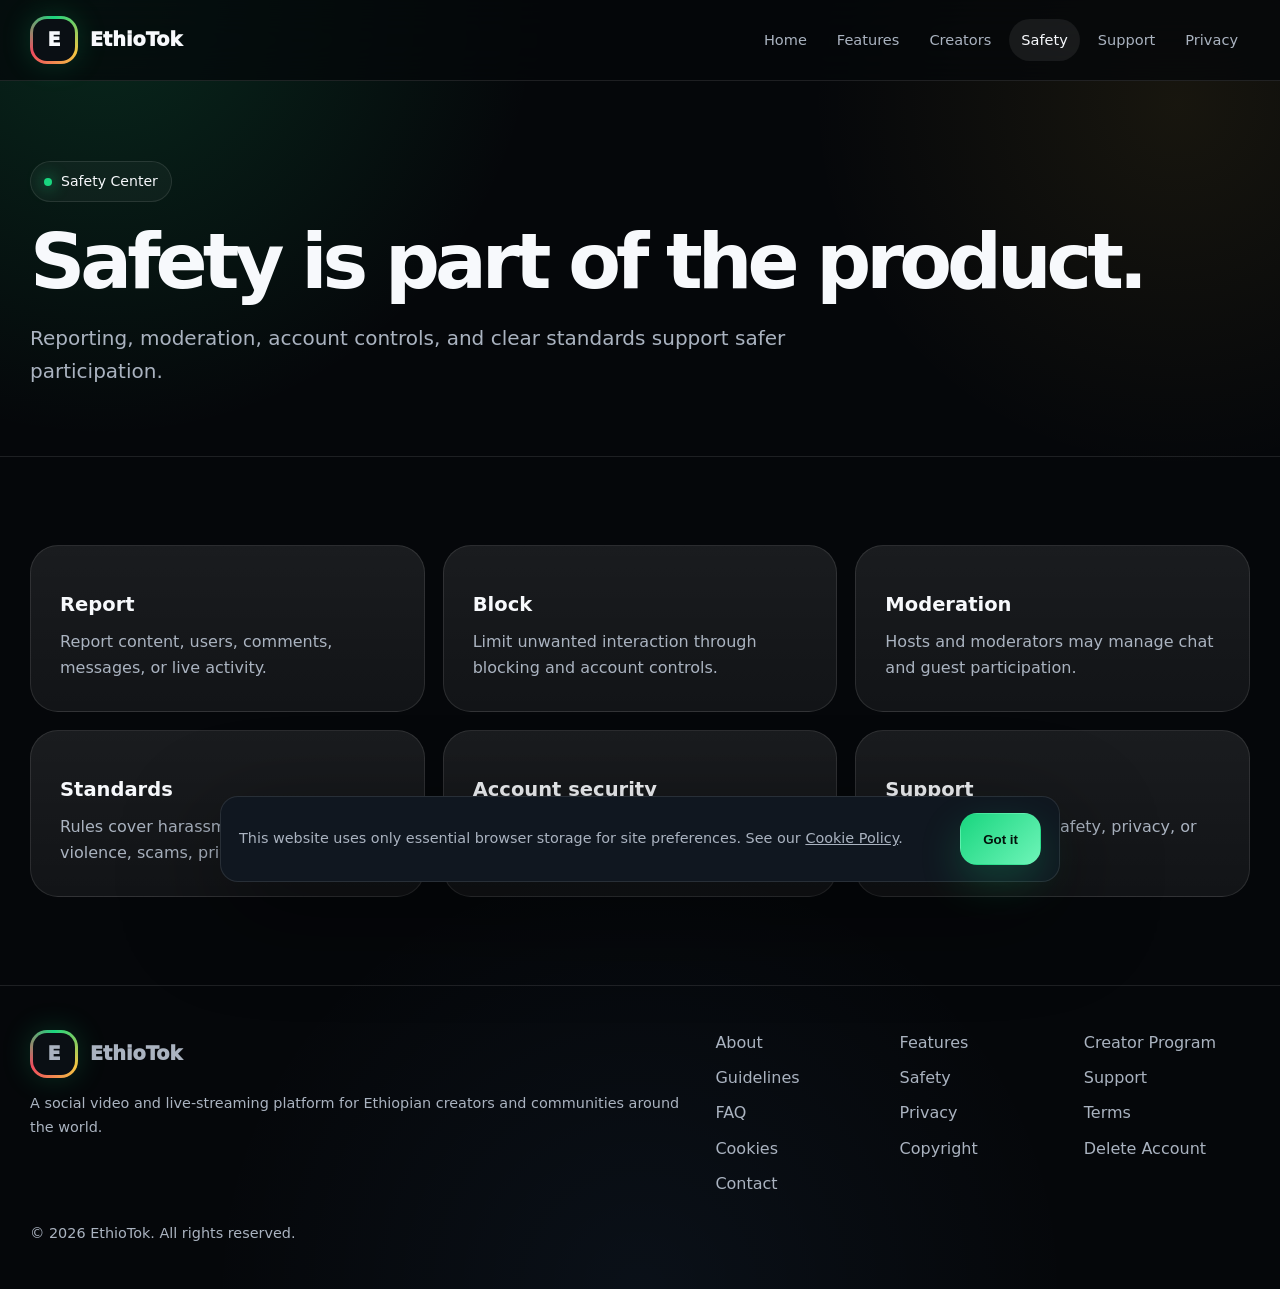
<file: safety.html>
<!doctype html><html lang="en"><head><meta charset="utf-8"><meta name="viewport" content="width=device-width,initial-scale=1"><meta name="theme-color" content="#05070a"><meta name="description" content="EthioTok Safety Center."><meta property="og:title" content="Safety Center | EthioTok"><meta property="og:description" content="EthioTok Safety Center."><meta property="og:type" content="website"><link rel="icon" href="data:image/svg+xml,&lt;svg xmlns=&#x27;http://www.w3.org/2000/svg&#x27; viewBox=&#x27;0 0 64 64&#x27;&gt;&lt;rect width=&#x27;64&#x27; height=&#x27;64&#x27; rx=&#x27;16&#x27; fill=&#x27;%230b1015&#x27;/&gt;&lt;path d=&#x27;M14 15h36v8H24v7h20v8H24v7h26v8H14z&#x27; fill=&#x27;%2319d67f&#x27;/&gt;&lt;/svg&gt;"><title>Safety Center | EthioTok</title><style>
:root{
  --bg:#05070a;--bg2:#0a0f15;--panel:rgba(255,255,255,.055);--panel2:rgba(255,255,255,.085);
  --text:#f7f9fc;--muted:#aab3c0;--line:rgba(255,255,255,.10);
  --g:#19d67f;--g2:#6ef4b8;--y:#f4c542;--r:#ef4d5e;--b:#5ea7ff;
  --radius:28px;--shadow:0 30px 100px rgba(0,0,0,.48)
}
*{box-sizing:border-box}html{scroll-behavior:smooth}
body{margin:0;color:var(--text);font-family:Inter,system-ui,-apple-system,"Segoe UI",Arial,sans-serif;line-height:1.65;overflow-x:hidden;
background:
radial-gradient(circle at 8% 0%,rgba(25,214,127,.16),transparent 25%),
radial-gradient(circle at 92% 8%,rgba(244,197,66,.08),transparent 22%),
radial-gradient(circle at 50% 100%,rgba(94,167,255,.06),transparent 30%),var(--bg)}
a{color:inherit}.wrap{width:min(1220px,calc(100% - 34px));margin:auto}
.header{position:sticky;top:0;z-index:50;background:rgba(5,7,10,.74);backdrop-filter:blur(22px);border-bottom:1px solid var(--line)}
.nav{min-height:80px;display:flex;align-items:center;justify-content:space-between;gap:20px}
.brand{display:flex;align-items:center;gap:12px;text-decoration:none;font-weight:950;font-size:1.2rem}
.logo{width:48px;height:48px;padding:3px;border-radius:17px;background:conic-gradient(var(--g),var(--y),var(--r),var(--g));box-shadow:0 0 30px rgba(25,214,127,.2)}
.logo span{width:100%;height:100%;display:grid;place-items:center;border-radius:14px;background:#0a0f14}
.links{display:flex;flex-wrap:wrap;gap:6px}.links a{padding:9px 12px;border-radius:999px;text-decoration:none;color:var(--muted);font-size:.91rem}
.links a:hover,.links a.active{background:rgba(255,255,255,.07);color:var(--text)}
.btn{min-height:52px;padding:0 22px;border-radius:17px;display:inline-flex;align-items:center;justify-content:center;text-decoration:none;font-weight:900;border:1px solid var(--line);transition:.25s ease}
.btn:hover{transform:translateY(-2px)}.primary{color:#03120b;border-color:transparent;background:linear-gradient(135deg,var(--g),var(--g2));box-shadow:0 16px 40px rgba(25,214,127,.22)}
.secondary{background:rgba(255,255,255,.05)}.hero{padding:110px 0 82px;position:relative}
.hero-grid{display:grid;grid-template-columns:1.02fr .98fr;gap:64px;align-items:center}
.kicker{display:inline-flex;align-items:center;gap:9px;padding:8px 13px;border:1px solid var(--line);border-radius:999px;background:rgba(255,255,255,.035);font-size:.88rem}
.dot{width:8px;height:8px;border-radius:50%;background:var(--g);box-shadow:0 0 16px var(--g)}
h1{margin:24px 0;font-size:clamp(3.4rem,7.4vw,7rem);line-height:.93;letter-spacing:-.065em}
.gradient{background:linear-gradient(90deg,var(--g2),var(--y),var(--r));-webkit-background-clip:text;background-clip:text;color:transparent}
.lead{font-size:clamp(1.05rem,2vw,1.25rem);color:var(--muted);max-width:760px}.actions{display:flex;gap:12px;flex-wrap:wrap;margin-top:30px}
.badges{display:flex;gap:9px;flex-wrap:wrap;margin-top:24px}.badge{padding:7px 10px;border:1px solid var(--line);border-radius:999px;background:rgba(255,255,255,.025);font-size:.84rem}
.stage{position:relative;min-height:650px}
.phone{position:absolute;right:4%;top:0;width:min(410px,90%);padding:14px;border-radius:52px;background:linear-gradient(145deg,#283442,#090c10);border:1px solid var(--line);box-shadow:var(--shadow);transform:rotate(2deg);animation:float 5s ease-in-out infinite}
.screen{min-height:600px;border-radius:37px;position:relative;overflow:hidden;background:
linear-gradient(to top,rgba(0,0,0,.96),transparent 62%),
radial-gradient(circle at 45% 28%,rgba(239,77,94,.46),transparent 16%),
radial-gradient(circle at 77% 31%,rgba(25,214,127,.30),transparent 24%),
linear-gradient(145deg,#2c3949,#111820 62%,#040506)}
.screen:after{content:"";position:absolute;inset:0;background:linear-gradient(110deg,transparent 30%,rgba(255,255,255,.06),transparent 60%);transform:translateX(-120%);animation:shine 5s infinite}
.live{position:absolute;top:24px;left:22px;z-index:2;background:var(--r);padding:8px 12px;border-radius:999px;font-size:.75rem;font-weight:950}
.screen-top{position:absolute;top:24px;right:22px;display:flex;gap:8px;z-index:2}.screen-top span{width:36px;height:36px;border-radius:50%;background:rgba(255,255,255,.12);display:grid;place-items:center}
.screen-copy{position:absolute;left:26px;right:26px;bottom:28px;z-index:2}.screen-copy h3{margin:0 0 7px;font-size:1.85rem}.screen-copy p{margin:0;color:#d3dae2}
.chips{display:flex;gap:8px;flex-wrap:wrap;margin-top:16px}.chips span{padding:7px 10px;border-radius:999px;background:rgba(255,255,255,.11);font-size:.8rem}
.float-card{position:absolute;left:0;bottom:70px;width:250px;padding:18px;border-radius:22px;background:rgba(10,15,21,.78);backdrop-filter:blur(18px);border:1px solid var(--line);box-shadow:var(--shadow)}
.float-card strong{display:block;font-size:1.17rem}.small{font-size:.9rem;color:var(--muted)}
.section{padding:88px 0}.section.alt{background:linear-gradient(180deg,rgba(255,255,255,.018),transparent)}
.section h2{margin:0 0 12px;font-size:clamp(2.2rem,4.5vw,4rem);line-height:1.03;letter-spacing:-.05em}
.section-intro{max-width:840px;color:var(--muted);margin:0 0 38px}
.grid{display:grid;grid-template-columns:repeat(3,1fr);gap:18px}.grid.two{grid-template-columns:repeat(2,1fr)}
.card{padding:29px;border-radius:var(--radius);background:linear-gradient(180deg,var(--panel2),var(--panel));border:1px solid var(--line);transition:.25s ease}
.card:hover{transform:translateY(-5px);border-color:rgba(25,214,127,.28)}
.icon{width:52px;height:52px;border-radius:18px;background:rgba(25,214,127,.13);display:grid;place-items:center;font-size:1.35rem}
.card h3{margin:14px 0 8px;font-size:1.22rem}.card p{margin:0;color:var(--muted)}
.demo{display:grid;grid-template-columns:1fr 1fr;gap:28px;align-items:center}
.demo-frame{min-height:460px;border-radius:34px;border:1px solid var(--line);background:
linear-gradient(to top,rgba(0,0,0,.78),transparent),
radial-gradient(circle at 70% 30%,rgba(94,167,255,.25),transparent 30%),#101720;position:relative;overflow:hidden}
.demo-ui{position:absolute;inset:22px;display:grid;grid-template-columns:1.1fr .9fr;gap:14px}
.demo-main,.demo-side{border-radius:24px;border:1px solid var(--line);background:rgba(6,9,13,.56);padding:20px;backdrop-filter:blur(12px)}
.demo-main{display:flex;align-items:flex-end}.demo-side{display:grid;gap:12px}.demo-tile{border-radius:18px;padding:16px;background:rgba(255,255,255,.05);border:1px solid var(--line)}
.stats{display:grid;grid-template-columns:repeat(4,1fr);gap:18px}.stat{padding:28px;border-radius:24px;border:1px solid var(--line);background:rgba(255,255,255,.025)}.stat strong{display:block;font-size:2rem}
.gallery{display:grid;grid-template-columns:repeat(4,1fr);gap:16px}.shot{aspect-ratio:9/16;border-radius:24px;border:1px solid var(--line);background:linear-gradient(to top,rgba(0,0,0,.75),transparent),radial-gradient(circle at 50% 30%,rgba(25,214,127,.25),transparent 25%),#101720;display:flex;align-items:end;padding:18px;box-shadow:var(--shadow)}.shot:nth-child(2n){background:linear-gradient(to top,rgba(0,0,0,.75),transparent),radial-gradient(circle at 50% 30%,rgba(239,77,94,.25),transparent 25%),#101720}
.shot:nth-child(3n){background:linear-gradient(to top,rgba(0,0,0,.75),transparent),radial-gradient(circle at 50% 30%,rgba(244,197,66,.22),transparent 25%),#101720}
.band{display:grid;grid-template-columns:1fr auto;gap:24px;align-items:center;padding:40px;border-radius:32px;background:linear-gradient(110deg,rgba(25,214,127,.17),rgba(244,197,66,.08),rgba(239,77,94,.13));border:1px solid var(--line)}
.store-badges{display:flex;gap:12px;flex-wrap:wrap}.store{padding:12px 16px;border:1px solid var(--line);border-radius:16px;background:rgba(255,255,255,.04)}
.page-hero{padding:80px 0 48px;border-bottom:1px solid var(--line)}.page-hero h1{font-size:clamp(3rem,6vw,5.4rem)}
.layout{display:grid;grid-template-columns:260px 1fr;gap:40px;padding:54px 0 88px}.toc{position:sticky;top:98px;align-self:start;padding:16px;border-radius:19px;background:var(--bg2);border:1px solid var(--line)}
.toc strong{display:block;padding:7px 10px}.toc a{display:block;padding:8px 10px;border-radius:10px;text-decoration:none;color:var(--muted);font-size:.92rem}.toc a:hover{background:rgba(255,255,255,.045);color:var(--text)}
.prose{padding:clamp(26px,5vw,52px);border-radius:28px;background:rgba(255,255,255,.026);border:1px solid var(--line)}.prose h2{font-size:1.62rem;margin-top:2em}.prose p,.prose li{color:#c8ced6}.prose a{color:#75efbd}
.faq{display:grid;gap:12px}.faq details{padding:18px 20px;border:1px solid var(--line);border-radius:17px;background:rgba(255,255,255,.025)}.faq summary{cursor:pointer;font-weight:850}.faq p{color:var(--muted)}
.footer{padding:44px 0;border-top:1px solid var(--line);color:var(--muted)}.footer-grid{display:grid;grid-template-columns:1.1fr .9fr;gap:32px}.footer-links{display:grid;grid-template-columns:repeat(3,1fr);gap:9px 18px}.footer a{text-decoration:none;color:var(--muted)}.footer a:hover{color:var(--text)}
.cookie{position:fixed;left:18px;right:18px;bottom:18px;z-index:60;display:none;max-width:840px;margin:auto;padding:16px 18px;border-radius:18px;background:#101720;border:1px solid var(--line);box-shadow:var(--shadow);align-items:center;justify-content:space-between;gap:16px}.cookie.show{display:flex}.cookie p{margin:0;color:var(--muted);font-size:.9rem}
@keyframes float{50%{transform:rotate(1deg) translateY(-10px)}}@keyframes shine{50%,100%{transform:translateX(120%)}}
@media(max-width:980px){.hero-grid,.demo,.layout,.band,.footer-grid{grid-template-columns:1fr}.grid,.stats{grid-template-columns:1fr 1fr}.gallery{grid-template-columns:repeat(2,1fr)}.stage{min-height:620px}.phone{position:relative;right:auto;margin:auto}.float-card{left:7%;bottom:0}.toc{position:static}}
@media(max-width:760px){.nav{align-items:flex-start;flex-direction:column;padding:15px 0}.grid,.grid.two,.stats{grid-template-columns:1fr}.links a{font-size:.82rem;padding:7px 8px}.footer-links{grid-template-columns:repeat(2,1fr)}}
@media(max-width:560px){.gallery{grid-template-columns:1fr}.hero{padding-top:62px}.float-card{display:none}.cookie{flex-direction:column;align-items:stretch}}
</style></head><body><header class="header"><div class="wrap nav">
<a class="brand" href="index.html"><span class="logo"><span>E</span></span><span>EthioTok</span></a>
<nav class="links"><a href="index.html">Home</a><a href="features.html">Features</a><a href="creator-program.html">Creators</a><a href="safety.html">Safety</a><a href="support.html">Support</a><a href="privacy.html">Privacy</a></nav>
</div></header>
<main><section class="page-hero"><div class="wrap"><span class="kicker"><span class="dot"></span>Safety Center</span><h1>Safety is part of the product.</h1><p class="lead">Reporting, moderation, account controls, and clear standards support safer participation.</p></div></section><section class="section"><div class="wrap grid">
<article class="card"><h3>Report</h3><p>Report content, users, comments, messages, or live activity.</p></article>
<article class="card"><h3>Block</h3><p>Limit unwanted interaction through blocking and account controls.</p></article>
<article class="card"><h3>Moderation</h3><p>Hosts and moderators may manage chat and guest participation.</p></article>
<article class="card"><h3>Standards</h3><p>Rules cover harassment, minors, violence, scams, privacy, and rights.</p></article>
<article class="card"><h3>Account security</h3><p>Protect credentials and report suspicious access or impersonation.</p></article>
<article class="card"><h3>Support</h3><p>Contact EthioTok for safety, privacy, or account concerns.</p></article>
</div></section></main><footer class="footer"><div class="wrap footer-grid"><div><a class="brand" href="index.html"><span class="logo"><span>E</span></span><span>EthioTok</span></a><p class="small">A social video and live-streaming platform for Ethiopian creators and communities around the world.</p></div><div class="footer-links">
<a href="about.html">About</a><a href="features.html">Features</a><a href="creator-program.html">Creator Program</a><a href="community-guidelines.html">Guidelines</a><a href="safety.html">Safety</a><a href="support.html">Support</a><a href="faq.html">FAQ</a><a href="privacy.html">Privacy</a><a href="terms.html">Terms</a><a href="cookie-policy.html">Cookies</a><a href="copyright.html">Copyright</a><a href="delete-account.html">Delete Account</a><a href="contact.html">Contact</a>
</div></div><div class="wrap small" style="margin-top:24px">© 2026 EthioTok. All rights reserved.</div></footer>
<div class="cookie"><p>This website uses only essential browser storage for site preferences. See our <a href="cookie-policy.html">Cookie Policy</a>.</p><button class="btn primary" data-cookie-close>Got it</button></div><script>
document.addEventListener("DOMContentLoaded",()=>{
 const current=location.pathname.split("/").pop()||"index.html";
 document.querySelectorAll(".links a").forEach(a=>{if(a.getAttribute("href")===current)a.classList.add("active")});
 const banner=document.querySelector(".cookie");
 if(banner&&!localStorage.getItem("ethiotok_cookie_notice"))banner.classList.add("show");
 document.querySelectorAll("[data-cookie-close]").forEach(btn=>btn.addEventListener("click",()=>{localStorage.setItem("ethiotok_cookie_notice","seen");banner?.classList.remove("show")}));
});
</script></body></html>
</file>
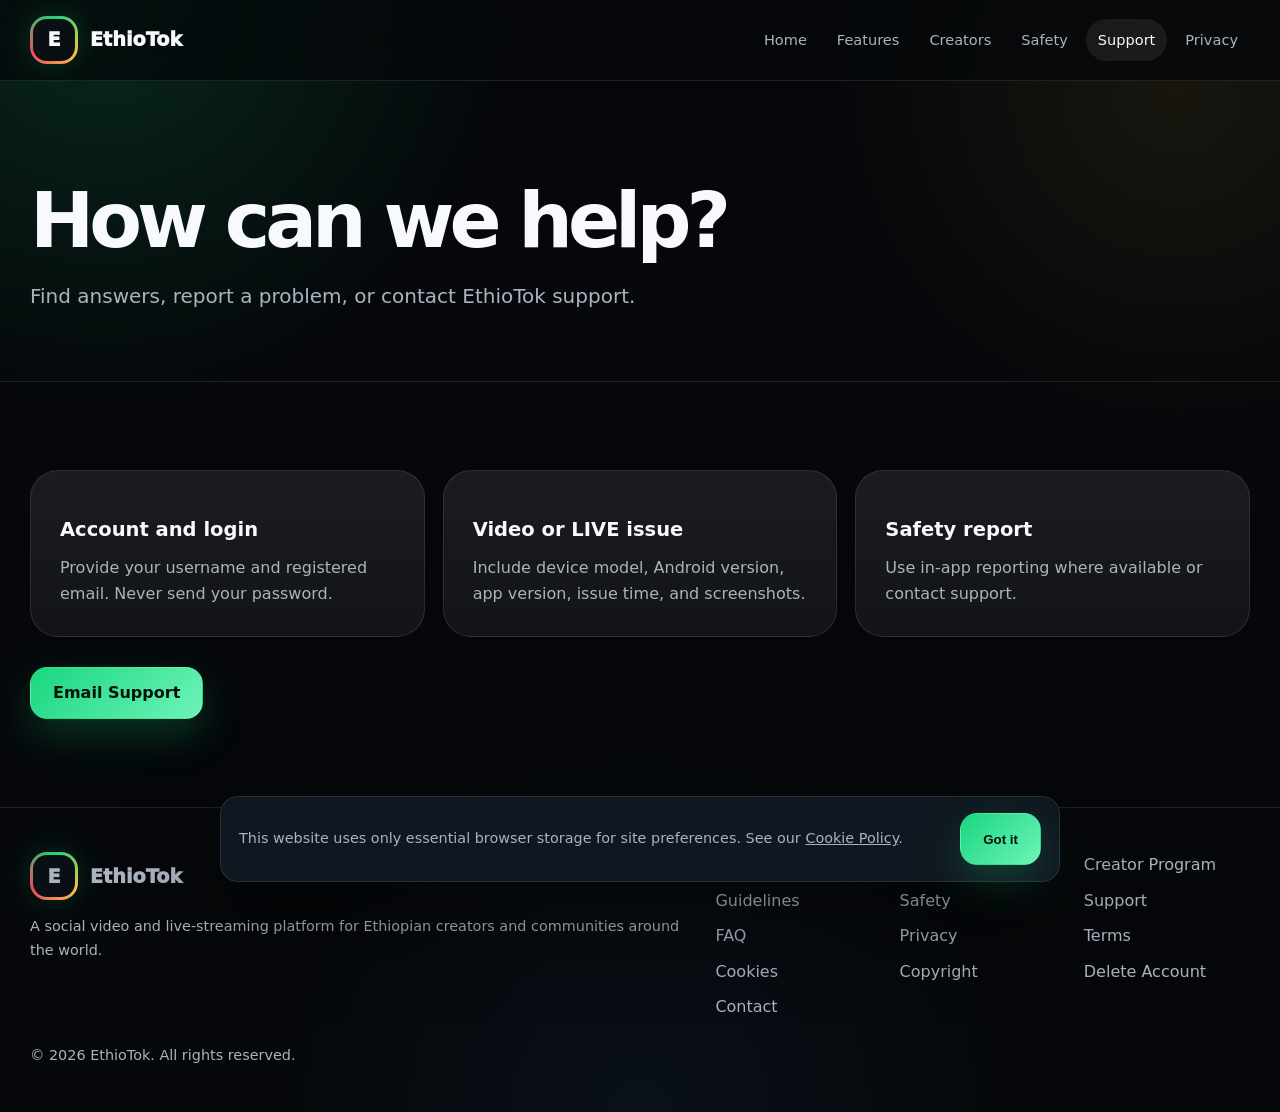
<file: support.html>
<!doctype html><html lang="en"><head><meta charset="utf-8"><meta name="viewport" content="width=device-width,initial-scale=1"><meta name="theme-color" content="#05070a"><meta name="description" content="EthioTok Support Center."><meta property="og:title" content="Support | EthioTok"><meta property="og:description" content="EthioTok Support Center."><meta property="og:type" content="website"><link rel="icon" href="data:image/svg+xml,&lt;svg xmlns=&#x27;http://www.w3.org/2000/svg&#x27; viewBox=&#x27;0 0 64 64&#x27;&gt;&lt;rect width=&#x27;64&#x27; height=&#x27;64&#x27; rx=&#x27;16&#x27; fill=&#x27;%230b1015&#x27;/&gt;&lt;path d=&#x27;M14 15h36v8H24v7h20v8H24v7h26v8H14z&#x27; fill=&#x27;%2319d67f&#x27;/&gt;&lt;/svg&gt;"><title>Support | EthioTok</title><style>
:root{
  --bg:#05070a;--bg2:#0a0f15;--panel:rgba(255,255,255,.055);--panel2:rgba(255,255,255,.085);
  --text:#f7f9fc;--muted:#aab3c0;--line:rgba(255,255,255,.10);
  --g:#19d67f;--g2:#6ef4b8;--y:#f4c542;--r:#ef4d5e;--b:#5ea7ff;
  --radius:28px;--shadow:0 30px 100px rgba(0,0,0,.48)
}
*{box-sizing:border-box}html{scroll-behavior:smooth}
body{margin:0;color:var(--text);font-family:Inter,system-ui,-apple-system,"Segoe UI",Arial,sans-serif;line-height:1.65;overflow-x:hidden;
background:
radial-gradient(circle at 8% 0%,rgba(25,214,127,.16),transparent 25%),
radial-gradient(circle at 92% 8%,rgba(244,197,66,.08),transparent 22%),
radial-gradient(circle at 50% 100%,rgba(94,167,255,.06),transparent 30%),var(--bg)}
a{color:inherit}.wrap{width:min(1220px,calc(100% - 34px));margin:auto}
.header{position:sticky;top:0;z-index:50;background:rgba(5,7,10,.74);backdrop-filter:blur(22px);border-bottom:1px solid var(--line)}
.nav{min-height:80px;display:flex;align-items:center;justify-content:space-between;gap:20px}
.brand{display:flex;align-items:center;gap:12px;text-decoration:none;font-weight:950;font-size:1.2rem}
.logo{width:48px;height:48px;padding:3px;border-radius:17px;background:conic-gradient(var(--g),var(--y),var(--r),var(--g));box-shadow:0 0 30px rgba(25,214,127,.2)}
.logo span{width:100%;height:100%;display:grid;place-items:center;border-radius:14px;background:#0a0f14}
.links{display:flex;flex-wrap:wrap;gap:6px}.links a{padding:9px 12px;border-radius:999px;text-decoration:none;color:var(--muted);font-size:.91rem}
.links a:hover,.links a.active{background:rgba(255,255,255,.07);color:var(--text)}
.btn{min-height:52px;padding:0 22px;border-radius:17px;display:inline-flex;align-items:center;justify-content:center;text-decoration:none;font-weight:900;border:1px solid var(--line);transition:.25s ease}
.btn:hover{transform:translateY(-2px)}.primary{color:#03120b;border-color:transparent;background:linear-gradient(135deg,var(--g),var(--g2));box-shadow:0 16px 40px rgba(25,214,127,.22)}
.secondary{background:rgba(255,255,255,.05)}.hero{padding:110px 0 82px;position:relative}
.hero-grid{display:grid;grid-template-columns:1.02fr .98fr;gap:64px;align-items:center}
.kicker{display:inline-flex;align-items:center;gap:9px;padding:8px 13px;border:1px solid var(--line);border-radius:999px;background:rgba(255,255,255,.035);font-size:.88rem}
.dot{width:8px;height:8px;border-radius:50%;background:var(--g);box-shadow:0 0 16px var(--g)}
h1{margin:24px 0;font-size:clamp(3.4rem,7.4vw,7rem);line-height:.93;letter-spacing:-.065em}
.gradient{background:linear-gradient(90deg,var(--g2),var(--y),var(--r));-webkit-background-clip:text;background-clip:text;color:transparent}
.lead{font-size:clamp(1.05rem,2vw,1.25rem);color:var(--muted);max-width:760px}.actions{display:flex;gap:12px;flex-wrap:wrap;margin-top:30px}
.badges{display:flex;gap:9px;flex-wrap:wrap;margin-top:24px}.badge{padding:7px 10px;border:1px solid var(--line);border-radius:999px;background:rgba(255,255,255,.025);font-size:.84rem}
.stage{position:relative;min-height:650px}
.phone{position:absolute;right:4%;top:0;width:min(410px,90%);padding:14px;border-radius:52px;background:linear-gradient(145deg,#283442,#090c10);border:1px solid var(--line);box-shadow:var(--shadow);transform:rotate(2deg);animation:float 5s ease-in-out infinite}
.screen{min-height:600px;border-radius:37px;position:relative;overflow:hidden;background:
linear-gradient(to top,rgba(0,0,0,.96),transparent 62%),
radial-gradient(circle at 45% 28%,rgba(239,77,94,.46),transparent 16%),
radial-gradient(circle at 77% 31%,rgba(25,214,127,.30),transparent 24%),
linear-gradient(145deg,#2c3949,#111820 62%,#040506)}
.screen:after{content:"";position:absolute;inset:0;background:linear-gradient(110deg,transparent 30%,rgba(255,255,255,.06),transparent 60%);transform:translateX(-120%);animation:shine 5s infinite}
.live{position:absolute;top:24px;left:22px;z-index:2;background:var(--r);padding:8px 12px;border-radius:999px;font-size:.75rem;font-weight:950}
.screen-top{position:absolute;top:24px;right:22px;display:flex;gap:8px;z-index:2}.screen-top span{width:36px;height:36px;border-radius:50%;background:rgba(255,255,255,.12);display:grid;place-items:center}
.screen-copy{position:absolute;left:26px;right:26px;bottom:28px;z-index:2}.screen-copy h3{margin:0 0 7px;font-size:1.85rem}.screen-copy p{margin:0;color:#d3dae2}
.chips{display:flex;gap:8px;flex-wrap:wrap;margin-top:16px}.chips span{padding:7px 10px;border-radius:999px;background:rgba(255,255,255,.11);font-size:.8rem}
.float-card{position:absolute;left:0;bottom:70px;width:250px;padding:18px;border-radius:22px;background:rgba(10,15,21,.78);backdrop-filter:blur(18px);border:1px solid var(--line);box-shadow:var(--shadow)}
.float-card strong{display:block;font-size:1.17rem}.small{font-size:.9rem;color:var(--muted)}
.section{padding:88px 0}.section.alt{background:linear-gradient(180deg,rgba(255,255,255,.018),transparent)}
.section h2{margin:0 0 12px;font-size:clamp(2.2rem,4.5vw,4rem);line-height:1.03;letter-spacing:-.05em}
.section-intro{max-width:840px;color:var(--muted);margin:0 0 38px}
.grid{display:grid;grid-template-columns:repeat(3,1fr);gap:18px}.grid.two{grid-template-columns:repeat(2,1fr)}
.card{padding:29px;border-radius:var(--radius);background:linear-gradient(180deg,var(--panel2),var(--panel));border:1px solid var(--line);transition:.25s ease}
.card:hover{transform:translateY(-5px);border-color:rgba(25,214,127,.28)}
.icon{width:52px;height:52px;border-radius:18px;background:rgba(25,214,127,.13);display:grid;place-items:center;font-size:1.35rem}
.card h3{margin:14px 0 8px;font-size:1.22rem}.card p{margin:0;color:var(--muted)}
.demo{display:grid;grid-template-columns:1fr 1fr;gap:28px;align-items:center}
.demo-frame{min-height:460px;border-radius:34px;border:1px solid var(--line);background:
linear-gradient(to top,rgba(0,0,0,.78),transparent),
radial-gradient(circle at 70% 30%,rgba(94,167,255,.25),transparent 30%),#101720;position:relative;overflow:hidden}
.demo-ui{position:absolute;inset:22px;display:grid;grid-template-columns:1.1fr .9fr;gap:14px}
.demo-main,.demo-side{border-radius:24px;border:1px solid var(--line);background:rgba(6,9,13,.56);padding:20px;backdrop-filter:blur(12px)}
.demo-main{display:flex;align-items:flex-end}.demo-side{display:grid;gap:12px}.demo-tile{border-radius:18px;padding:16px;background:rgba(255,255,255,.05);border:1px solid var(--line)}
.stats{display:grid;grid-template-columns:repeat(4,1fr);gap:18px}.stat{padding:28px;border-radius:24px;border:1px solid var(--line);background:rgba(255,255,255,.025)}.stat strong{display:block;font-size:2rem}
.gallery{display:grid;grid-template-columns:repeat(4,1fr);gap:16px}.shot{aspect-ratio:9/16;border-radius:24px;border:1px solid var(--line);background:linear-gradient(to top,rgba(0,0,0,.75),transparent),radial-gradient(circle at 50% 30%,rgba(25,214,127,.25),transparent 25%),#101720;display:flex;align-items:end;padding:18px;box-shadow:var(--shadow)}.shot:nth-child(2n){background:linear-gradient(to top,rgba(0,0,0,.75),transparent),radial-gradient(circle at 50% 30%,rgba(239,77,94,.25),transparent 25%),#101720}
.shot:nth-child(3n){background:linear-gradient(to top,rgba(0,0,0,.75),transparent),radial-gradient(circle at 50% 30%,rgba(244,197,66,.22),transparent 25%),#101720}
.band{display:grid;grid-template-columns:1fr auto;gap:24px;align-items:center;padding:40px;border-radius:32px;background:linear-gradient(110deg,rgba(25,214,127,.17),rgba(244,197,66,.08),rgba(239,77,94,.13));border:1px solid var(--line)}
.store-badges{display:flex;gap:12px;flex-wrap:wrap}.store{padding:12px 16px;border:1px solid var(--line);border-radius:16px;background:rgba(255,255,255,.04)}
.page-hero{padding:80px 0 48px;border-bottom:1px solid var(--line)}.page-hero h1{font-size:clamp(3rem,6vw,5.4rem)}
.layout{display:grid;grid-template-columns:260px 1fr;gap:40px;padding:54px 0 88px}.toc{position:sticky;top:98px;align-self:start;padding:16px;border-radius:19px;background:var(--bg2);border:1px solid var(--line)}
.toc strong{display:block;padding:7px 10px}.toc a{display:block;padding:8px 10px;border-radius:10px;text-decoration:none;color:var(--muted);font-size:.92rem}.toc a:hover{background:rgba(255,255,255,.045);color:var(--text)}
.prose{padding:clamp(26px,5vw,52px);border-radius:28px;background:rgba(255,255,255,.026);border:1px solid var(--line)}.prose h2{font-size:1.62rem;margin-top:2em}.prose p,.prose li{color:#c8ced6}.prose a{color:#75efbd}
.faq{display:grid;gap:12px}.faq details{padding:18px 20px;border:1px solid var(--line);border-radius:17px;background:rgba(255,255,255,.025)}.faq summary{cursor:pointer;font-weight:850}.faq p{color:var(--muted)}
.footer{padding:44px 0;border-top:1px solid var(--line);color:var(--muted)}.footer-grid{display:grid;grid-template-columns:1.1fr .9fr;gap:32px}.footer-links{display:grid;grid-template-columns:repeat(3,1fr);gap:9px 18px}.footer a{text-decoration:none;color:var(--muted)}.footer a:hover{color:var(--text)}
.cookie{position:fixed;left:18px;right:18px;bottom:18px;z-index:60;display:none;max-width:840px;margin:auto;padding:16px 18px;border-radius:18px;background:#101720;border:1px solid var(--line);box-shadow:var(--shadow);align-items:center;justify-content:space-between;gap:16px}.cookie.show{display:flex}.cookie p{margin:0;color:var(--muted);font-size:.9rem}
@keyframes float{50%{transform:rotate(1deg) translateY(-10px)}}@keyframes shine{50%,100%{transform:translateX(120%)}}
@media(max-width:980px){.hero-grid,.demo,.layout,.band,.footer-grid{grid-template-columns:1fr}.grid,.stats{grid-template-columns:1fr 1fr}.gallery{grid-template-columns:repeat(2,1fr)}.stage{min-height:620px}.phone{position:relative;right:auto;margin:auto}.float-card{left:7%;bottom:0}.toc{position:static}}
@media(max-width:760px){.nav{align-items:flex-start;flex-direction:column;padding:15px 0}.grid,.grid.two,.stats{grid-template-columns:1fr}.links a{font-size:.82rem;padding:7px 8px}.footer-links{grid-template-columns:repeat(2,1fr)}}
@media(max-width:560px){.gallery{grid-template-columns:1fr}.hero{padding-top:62px}.float-card{display:none}.cookie{flex-direction:column;align-items:stretch}}
</style></head><body><header class="header"><div class="wrap nav">
<a class="brand" href="index.html"><span class="logo"><span>E</span></span><span>EthioTok</span></a>
<nav class="links"><a href="index.html">Home</a><a href="features.html">Features</a><a href="creator-program.html">Creators</a><a href="safety.html">Safety</a><a href="support.html">Support</a><a href="privacy.html">Privacy</a></nav>
</div></header>
<main><section class="page-hero"><div class="wrap"><h1>How can we help?</h1><p class="lead">Find answers, report a problem, or contact EthioTok support.</p></div></section><section class="section"><div class="wrap grid">
<article class="card"><h3>Account and login</h3><p>Provide your username and registered email. Never send your password.</p></article>
<article class="card"><h3>Video or LIVE issue</h3><p>Include device model, Android version, app version, issue time, and screenshots.</p></article>
<article class="card"><h3>Safety report</h3><p>Use in-app reporting where available or contact support.</p></article>
</div><div class="wrap actions"><a class="btn primary" href="mailto:ethiotoklive@gmail.com">Email Support</a></div></section></main><footer class="footer"><div class="wrap footer-grid"><div><a class="brand" href="index.html"><span class="logo"><span>E</span></span><span>EthioTok</span></a><p class="small">A social video and live-streaming platform for Ethiopian creators and communities around the world.</p></div><div class="footer-links">
<a href="about.html">About</a><a href="features.html">Features</a><a href="creator-program.html">Creator Program</a><a href="community-guidelines.html">Guidelines</a><a href="safety.html">Safety</a><a href="support.html">Support</a><a href="faq.html">FAQ</a><a href="privacy.html">Privacy</a><a href="terms.html">Terms</a><a href="cookie-policy.html">Cookies</a><a href="copyright.html">Copyright</a><a href="delete-account.html">Delete Account</a><a href="contact.html">Contact</a>
</div></div><div class="wrap small" style="margin-top:24px">© 2026 EthioTok. All rights reserved.</div></footer>
<div class="cookie"><p>This website uses only essential browser storage for site preferences. See our <a href="cookie-policy.html">Cookie Policy</a>.</p><button class="btn primary" data-cookie-close>Got it</button></div><script>
document.addEventListener("DOMContentLoaded",()=>{
 const current=location.pathname.split("/").pop()||"index.html";
 document.querySelectorAll(".links a").forEach(a=>{if(a.getAttribute("href")===current)a.classList.add("active")});
 const banner=document.querySelector(".cookie");
 if(banner&&!localStorage.getItem("ethiotok_cookie_notice"))banner.classList.add("show");
 document.querySelectorAll("[data-cookie-close]").forEach(btn=>btn.addEventListener("click",()=>{localStorage.setItem("ethiotok_cookie_notice","seen");banner?.classList.remove("show")}));
});
</script></body></html>
</file>
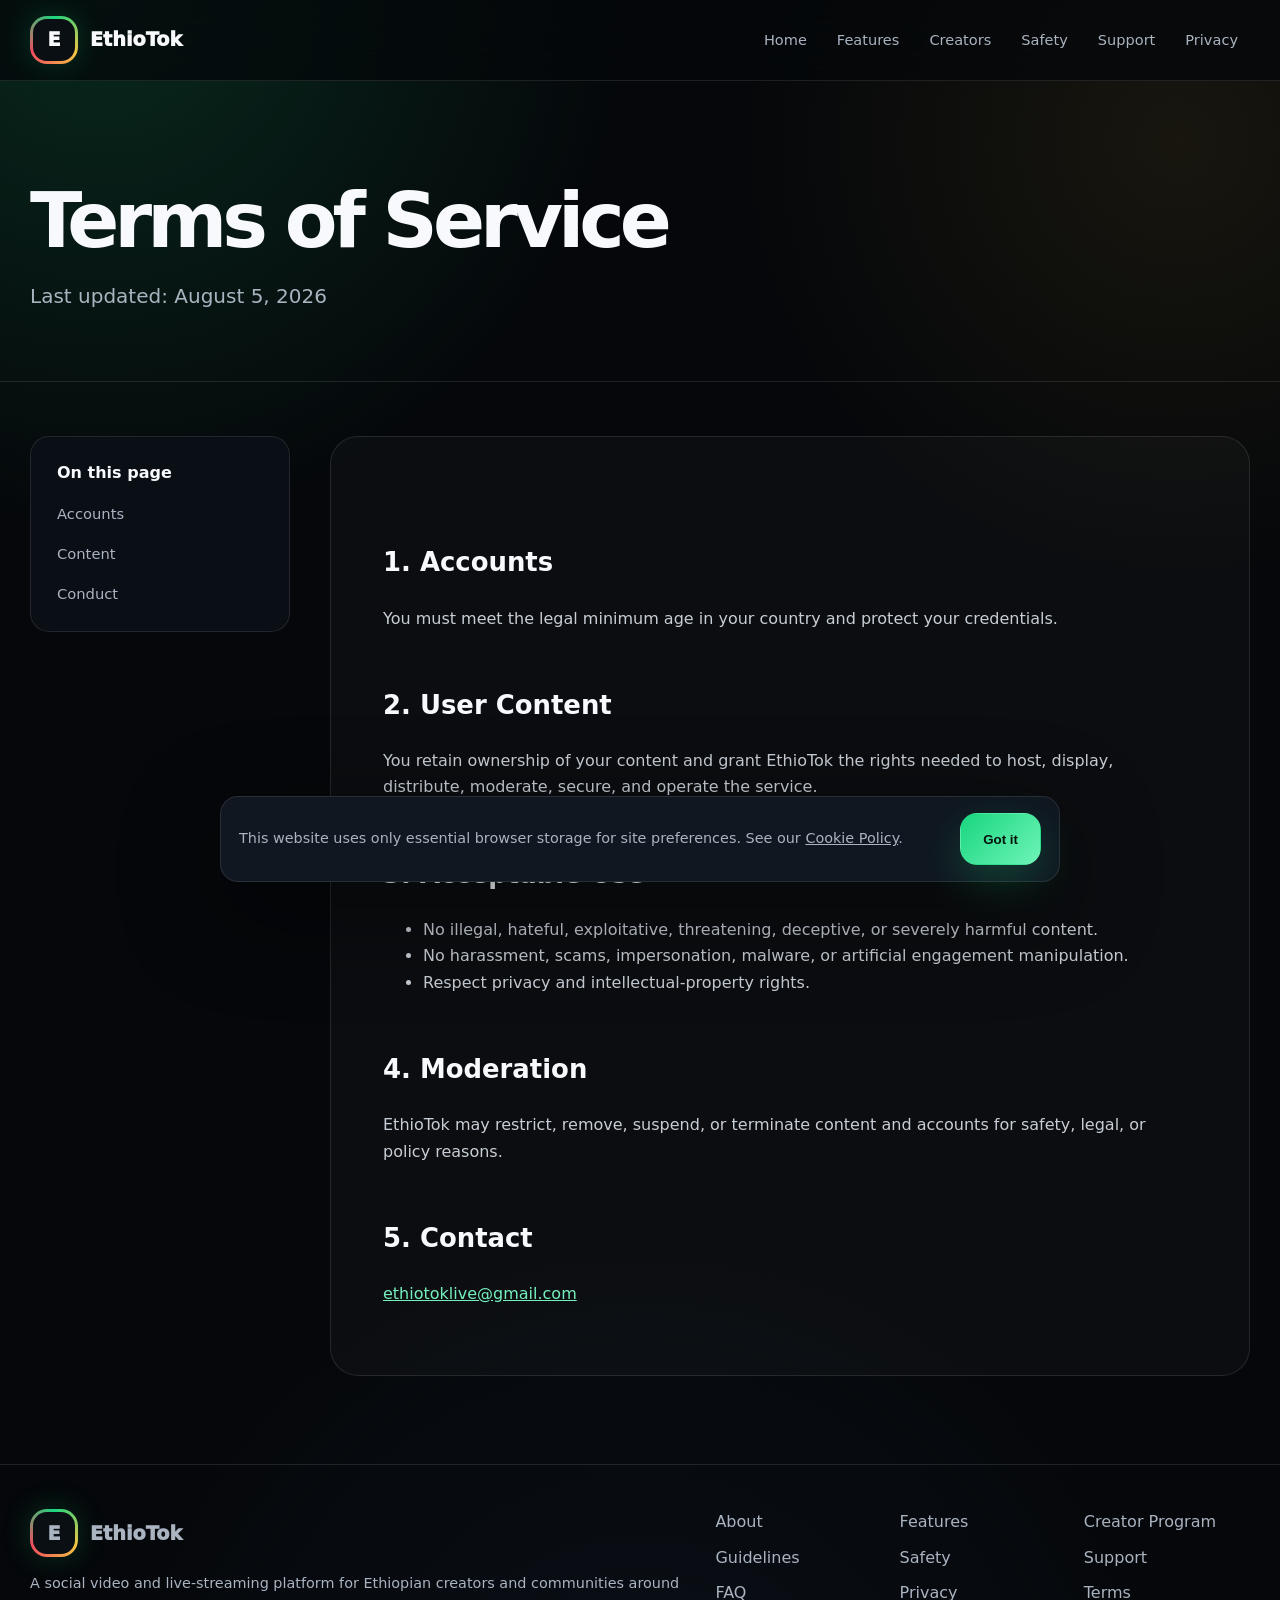
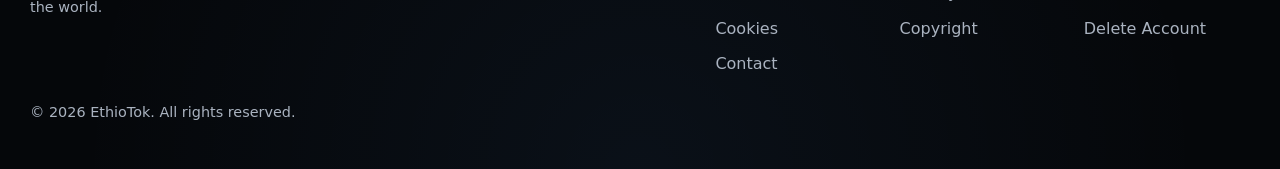
<file: terms.html>
<!doctype html><html lang="en"><head><meta charset="utf-8"><meta name="viewport" content="width=device-width,initial-scale=1"><meta name="theme-color" content="#05070a"><meta name="description" content="EthioTok Terms of Service."><meta property="og:title" content="Terms of Service | EthioTok"><meta property="og:description" content="EthioTok Terms of Service."><meta property="og:type" content="website"><link rel="icon" href="data:image/svg+xml,&lt;svg xmlns=&#x27;http://www.w3.org/2000/svg&#x27; viewBox=&#x27;0 0 64 64&#x27;&gt;&lt;rect width=&#x27;64&#x27; height=&#x27;64&#x27; rx=&#x27;16&#x27; fill=&#x27;%230b1015&#x27;/&gt;&lt;path d=&#x27;M14 15h36v8H24v7h20v8H24v7h26v8H14z&#x27; fill=&#x27;%2319d67f&#x27;/&gt;&lt;/svg&gt;"><title>Terms of Service | EthioTok</title><style>
:root{
  --bg:#05070a;--bg2:#0a0f15;--panel:rgba(255,255,255,.055);--panel2:rgba(255,255,255,.085);
  --text:#f7f9fc;--muted:#aab3c0;--line:rgba(255,255,255,.10);
  --g:#19d67f;--g2:#6ef4b8;--y:#f4c542;--r:#ef4d5e;--b:#5ea7ff;
  --radius:28px;--shadow:0 30px 100px rgba(0,0,0,.48)
}
*{box-sizing:border-box}html{scroll-behavior:smooth}
body{margin:0;color:var(--text);font-family:Inter,system-ui,-apple-system,"Segoe UI",Arial,sans-serif;line-height:1.65;overflow-x:hidden;
background:
radial-gradient(circle at 8% 0%,rgba(25,214,127,.16),transparent 25%),
radial-gradient(circle at 92% 8%,rgba(244,197,66,.08),transparent 22%),
radial-gradient(circle at 50% 100%,rgba(94,167,255,.06),transparent 30%),var(--bg)}
a{color:inherit}.wrap{width:min(1220px,calc(100% - 34px));margin:auto}
.header{position:sticky;top:0;z-index:50;background:rgba(5,7,10,.74);backdrop-filter:blur(22px);border-bottom:1px solid var(--line)}
.nav{min-height:80px;display:flex;align-items:center;justify-content:space-between;gap:20px}
.brand{display:flex;align-items:center;gap:12px;text-decoration:none;font-weight:950;font-size:1.2rem}
.logo{width:48px;height:48px;padding:3px;border-radius:17px;background:conic-gradient(var(--g),var(--y),var(--r),var(--g));box-shadow:0 0 30px rgba(25,214,127,.2)}
.logo span{width:100%;height:100%;display:grid;place-items:center;border-radius:14px;background:#0a0f14}
.links{display:flex;flex-wrap:wrap;gap:6px}.links a{padding:9px 12px;border-radius:999px;text-decoration:none;color:var(--muted);font-size:.91rem}
.links a:hover,.links a.active{background:rgba(255,255,255,.07);color:var(--text)}
.btn{min-height:52px;padding:0 22px;border-radius:17px;display:inline-flex;align-items:center;justify-content:center;text-decoration:none;font-weight:900;border:1px solid var(--line);transition:.25s ease}
.btn:hover{transform:translateY(-2px)}.primary{color:#03120b;border-color:transparent;background:linear-gradient(135deg,var(--g),var(--g2));box-shadow:0 16px 40px rgba(25,214,127,.22)}
.secondary{background:rgba(255,255,255,.05)}.hero{padding:110px 0 82px;position:relative}
.hero-grid{display:grid;grid-template-columns:1.02fr .98fr;gap:64px;align-items:center}
.kicker{display:inline-flex;align-items:center;gap:9px;padding:8px 13px;border:1px solid var(--line);border-radius:999px;background:rgba(255,255,255,.035);font-size:.88rem}
.dot{width:8px;height:8px;border-radius:50%;background:var(--g);box-shadow:0 0 16px var(--g)}
h1{margin:24px 0;font-size:clamp(3.4rem,7.4vw,7rem);line-height:.93;letter-spacing:-.065em}
.gradient{background:linear-gradient(90deg,var(--g2),var(--y),var(--r));-webkit-background-clip:text;background-clip:text;color:transparent}
.lead{font-size:clamp(1.05rem,2vw,1.25rem);color:var(--muted);max-width:760px}.actions{display:flex;gap:12px;flex-wrap:wrap;margin-top:30px}
.badges{display:flex;gap:9px;flex-wrap:wrap;margin-top:24px}.badge{padding:7px 10px;border:1px solid var(--line);border-radius:999px;background:rgba(255,255,255,.025);font-size:.84rem}
.stage{position:relative;min-height:650px}
.phone{position:absolute;right:4%;top:0;width:min(410px,90%);padding:14px;border-radius:52px;background:linear-gradient(145deg,#283442,#090c10);border:1px solid var(--line);box-shadow:var(--shadow);transform:rotate(2deg);animation:float 5s ease-in-out infinite}
.screen{min-height:600px;border-radius:37px;position:relative;overflow:hidden;background:
linear-gradient(to top,rgba(0,0,0,.96),transparent 62%),
radial-gradient(circle at 45% 28%,rgba(239,77,94,.46),transparent 16%),
radial-gradient(circle at 77% 31%,rgba(25,214,127,.30),transparent 24%),
linear-gradient(145deg,#2c3949,#111820 62%,#040506)}
.screen:after{content:"";position:absolute;inset:0;background:linear-gradient(110deg,transparent 30%,rgba(255,255,255,.06),transparent 60%);transform:translateX(-120%);animation:shine 5s infinite}
.live{position:absolute;top:24px;left:22px;z-index:2;background:var(--r);padding:8px 12px;border-radius:999px;font-size:.75rem;font-weight:950}
.screen-top{position:absolute;top:24px;right:22px;display:flex;gap:8px;z-index:2}.screen-top span{width:36px;height:36px;border-radius:50%;background:rgba(255,255,255,.12);display:grid;place-items:center}
.screen-copy{position:absolute;left:26px;right:26px;bottom:28px;z-index:2}.screen-copy h3{margin:0 0 7px;font-size:1.85rem}.screen-copy p{margin:0;color:#d3dae2}
.chips{display:flex;gap:8px;flex-wrap:wrap;margin-top:16px}.chips span{padding:7px 10px;border-radius:999px;background:rgba(255,255,255,.11);font-size:.8rem}
.float-card{position:absolute;left:0;bottom:70px;width:250px;padding:18px;border-radius:22px;background:rgba(10,15,21,.78);backdrop-filter:blur(18px);border:1px solid var(--line);box-shadow:var(--shadow)}
.float-card strong{display:block;font-size:1.17rem}.small{font-size:.9rem;color:var(--muted)}
.section{padding:88px 0}.section.alt{background:linear-gradient(180deg,rgba(255,255,255,.018),transparent)}
.section h2{margin:0 0 12px;font-size:clamp(2.2rem,4.5vw,4rem);line-height:1.03;letter-spacing:-.05em}
.section-intro{max-width:840px;color:var(--muted);margin:0 0 38px}
.grid{display:grid;grid-template-columns:repeat(3,1fr);gap:18px}.grid.two{grid-template-columns:repeat(2,1fr)}
.card{padding:29px;border-radius:var(--radius);background:linear-gradient(180deg,var(--panel2),var(--panel));border:1px solid var(--line);transition:.25s ease}
.card:hover{transform:translateY(-5px);border-color:rgba(25,214,127,.28)}
.icon{width:52px;height:52px;border-radius:18px;background:rgba(25,214,127,.13);display:grid;place-items:center;font-size:1.35rem}
.card h3{margin:14px 0 8px;font-size:1.22rem}.card p{margin:0;color:var(--muted)}
.demo{display:grid;grid-template-columns:1fr 1fr;gap:28px;align-items:center}
.demo-frame{min-height:460px;border-radius:34px;border:1px solid var(--line);background:
linear-gradient(to top,rgba(0,0,0,.78),transparent),
radial-gradient(circle at 70% 30%,rgba(94,167,255,.25),transparent 30%),#101720;position:relative;overflow:hidden}
.demo-ui{position:absolute;inset:22px;display:grid;grid-template-columns:1.1fr .9fr;gap:14px}
.demo-main,.demo-side{border-radius:24px;border:1px solid var(--line);background:rgba(6,9,13,.56);padding:20px;backdrop-filter:blur(12px)}
.demo-main{display:flex;align-items:flex-end}.demo-side{display:grid;gap:12px}.demo-tile{border-radius:18px;padding:16px;background:rgba(255,255,255,.05);border:1px solid var(--line)}
.stats{display:grid;grid-template-columns:repeat(4,1fr);gap:18px}.stat{padding:28px;border-radius:24px;border:1px solid var(--line);background:rgba(255,255,255,.025)}.stat strong{display:block;font-size:2rem}
.gallery{display:grid;grid-template-columns:repeat(4,1fr);gap:16px}.shot{aspect-ratio:9/16;border-radius:24px;border:1px solid var(--line);background:linear-gradient(to top,rgba(0,0,0,.75),transparent),radial-gradient(circle at 50% 30%,rgba(25,214,127,.25),transparent 25%),#101720;display:flex;align-items:end;padding:18px;box-shadow:var(--shadow)}.shot:nth-child(2n){background:linear-gradient(to top,rgba(0,0,0,.75),transparent),radial-gradient(circle at 50% 30%,rgba(239,77,94,.25),transparent 25%),#101720}
.shot:nth-child(3n){background:linear-gradient(to top,rgba(0,0,0,.75),transparent),radial-gradient(circle at 50% 30%,rgba(244,197,66,.22),transparent 25%),#101720}
.band{display:grid;grid-template-columns:1fr auto;gap:24px;align-items:center;padding:40px;border-radius:32px;background:linear-gradient(110deg,rgba(25,214,127,.17),rgba(244,197,66,.08),rgba(239,77,94,.13));border:1px solid var(--line)}
.store-badges{display:flex;gap:12px;flex-wrap:wrap}.store{padding:12px 16px;border:1px solid var(--line);border-radius:16px;background:rgba(255,255,255,.04)}
.page-hero{padding:80px 0 48px;border-bottom:1px solid var(--line)}.page-hero h1{font-size:clamp(3rem,6vw,5.4rem)}
.layout{display:grid;grid-template-columns:260px 1fr;gap:40px;padding:54px 0 88px}.toc{position:sticky;top:98px;align-self:start;padding:16px;border-radius:19px;background:var(--bg2);border:1px solid var(--line)}
.toc strong{display:block;padding:7px 10px}.toc a{display:block;padding:8px 10px;border-radius:10px;text-decoration:none;color:var(--muted);font-size:.92rem}.toc a:hover{background:rgba(255,255,255,.045);color:var(--text)}
.prose{padding:clamp(26px,5vw,52px);border-radius:28px;background:rgba(255,255,255,.026);border:1px solid var(--line)}.prose h2{font-size:1.62rem;margin-top:2em}.prose p,.prose li{color:#c8ced6}.prose a{color:#75efbd}
.faq{display:grid;gap:12px}.faq details{padding:18px 20px;border:1px solid var(--line);border-radius:17px;background:rgba(255,255,255,.025)}.faq summary{cursor:pointer;font-weight:850}.faq p{color:var(--muted)}
.footer{padding:44px 0;border-top:1px solid var(--line);color:var(--muted)}.footer-grid{display:grid;grid-template-columns:1.1fr .9fr;gap:32px}.footer-links{display:grid;grid-template-columns:repeat(3,1fr);gap:9px 18px}.footer a{text-decoration:none;color:var(--muted)}.footer a:hover{color:var(--text)}
.cookie{position:fixed;left:18px;right:18px;bottom:18px;z-index:60;display:none;max-width:840px;margin:auto;padding:16px 18px;border-radius:18px;background:#101720;border:1px solid var(--line);box-shadow:var(--shadow);align-items:center;justify-content:space-between;gap:16px}.cookie.show{display:flex}.cookie p{margin:0;color:var(--muted);font-size:.9rem}
@keyframes float{50%{transform:rotate(1deg) translateY(-10px)}}@keyframes shine{50%,100%{transform:translateX(120%)}}
@media(max-width:980px){.hero-grid,.demo,.layout,.band,.footer-grid{grid-template-columns:1fr}.grid,.stats{grid-template-columns:1fr 1fr}.gallery{grid-template-columns:repeat(2,1fr)}.stage{min-height:620px}.phone{position:relative;right:auto;margin:auto}.float-card{left:7%;bottom:0}.toc{position:static}}
@media(max-width:760px){.nav{align-items:flex-start;flex-direction:column;padding:15px 0}.grid,.grid.two,.stats{grid-template-columns:1fr}.links a{font-size:.82rem;padding:7px 8px}.footer-links{grid-template-columns:repeat(2,1fr)}}
@media(max-width:560px){.gallery{grid-template-columns:1fr}.hero{padding-top:62px}.float-card{display:none}.cookie{flex-direction:column;align-items:stretch}}
</style></head><body><header class="header"><div class="wrap nav">
<a class="brand" href="index.html"><span class="logo"><span>E</span></span><span>EthioTok</span></a>
<nav class="links"><a href="index.html">Home</a><a href="features.html">Features</a><a href="creator-program.html">Creators</a><a href="safety.html">Safety</a><a href="support.html">Support</a><a href="privacy.html">Privacy</a></nav>
</div></header>
<main><section class="page-hero"><div class="wrap"><h1>Terms of Service</h1><p class="lead">Last updated: August 5, 2026</p></div></section><div class="wrap layout"><aside class="toc"><strong>On this page</strong><a href="#account">Accounts</a><a href="#content">Content</a><a href="#conduct">Conduct</a></aside><article class="prose">
<h2 id="account">1. Accounts</h2><p>You must meet the legal minimum age in your country and protect your credentials.</p>
<h2 id="content">2. User Content</h2><p>You retain ownership of your content and grant EthioTok the rights needed to host, display, distribute, moderate, secure, and operate the service.</p>
<h2 id="conduct">3. Acceptable Use</h2><ul><li>No illegal, hateful, exploitative, threatening, deceptive, or severely harmful content.</li><li>No harassment, scams, impersonation, malware, or artificial engagement manipulation.</li><li>Respect privacy and intellectual-property rights.</li></ul>
<h2>4. Moderation</h2><p>EthioTok may restrict, remove, suspend, or terminate content and accounts for safety, legal, or policy reasons.</p>
<h2>5. Contact</h2><p><a href="mailto:ethiotoklive@gmail.com">ethiotoklive@gmail.com</a></p>
</article></div></main><footer class="footer"><div class="wrap footer-grid"><div><a class="brand" href="index.html"><span class="logo"><span>E</span></span><span>EthioTok</span></a><p class="small">A social video and live-streaming platform for Ethiopian creators and communities around the world.</p></div><div class="footer-links">
<a href="about.html">About</a><a href="features.html">Features</a><a href="creator-program.html">Creator Program</a><a href="community-guidelines.html">Guidelines</a><a href="safety.html">Safety</a><a href="support.html">Support</a><a href="faq.html">FAQ</a><a href="privacy.html">Privacy</a><a href="terms.html">Terms</a><a href="cookie-policy.html">Cookies</a><a href="copyright.html">Copyright</a><a href="delete-account.html">Delete Account</a><a href="contact.html">Contact</a>
</div></div><div class="wrap small" style="margin-top:24px">© 2026 EthioTok. All rights reserved.</div></footer>
<div class="cookie"><p>This website uses only essential browser storage for site preferences. See our <a href="cookie-policy.html">Cookie Policy</a>.</p><button class="btn primary" data-cookie-close>Got it</button></div><script>
document.addEventListener("DOMContentLoaded",()=>{
 const current=location.pathname.split("/").pop()||"index.html";
 document.querySelectorAll(".links a").forEach(a=>{if(a.getAttribute("href")===current)a.classList.add("active")});
 const banner=document.querySelector(".cookie");
 if(banner&&!localStorage.getItem("ethiotok_cookie_notice"))banner.classList.add("show");
 document.querySelectorAll("[data-cookie-close]").forEach(btn=>btn.addEventListener("click",()=>{localStorage.setItem("ethiotok_cookie_notice","seen");banner?.classList.remove("show")}));
});
</script></body></html>
</file>
